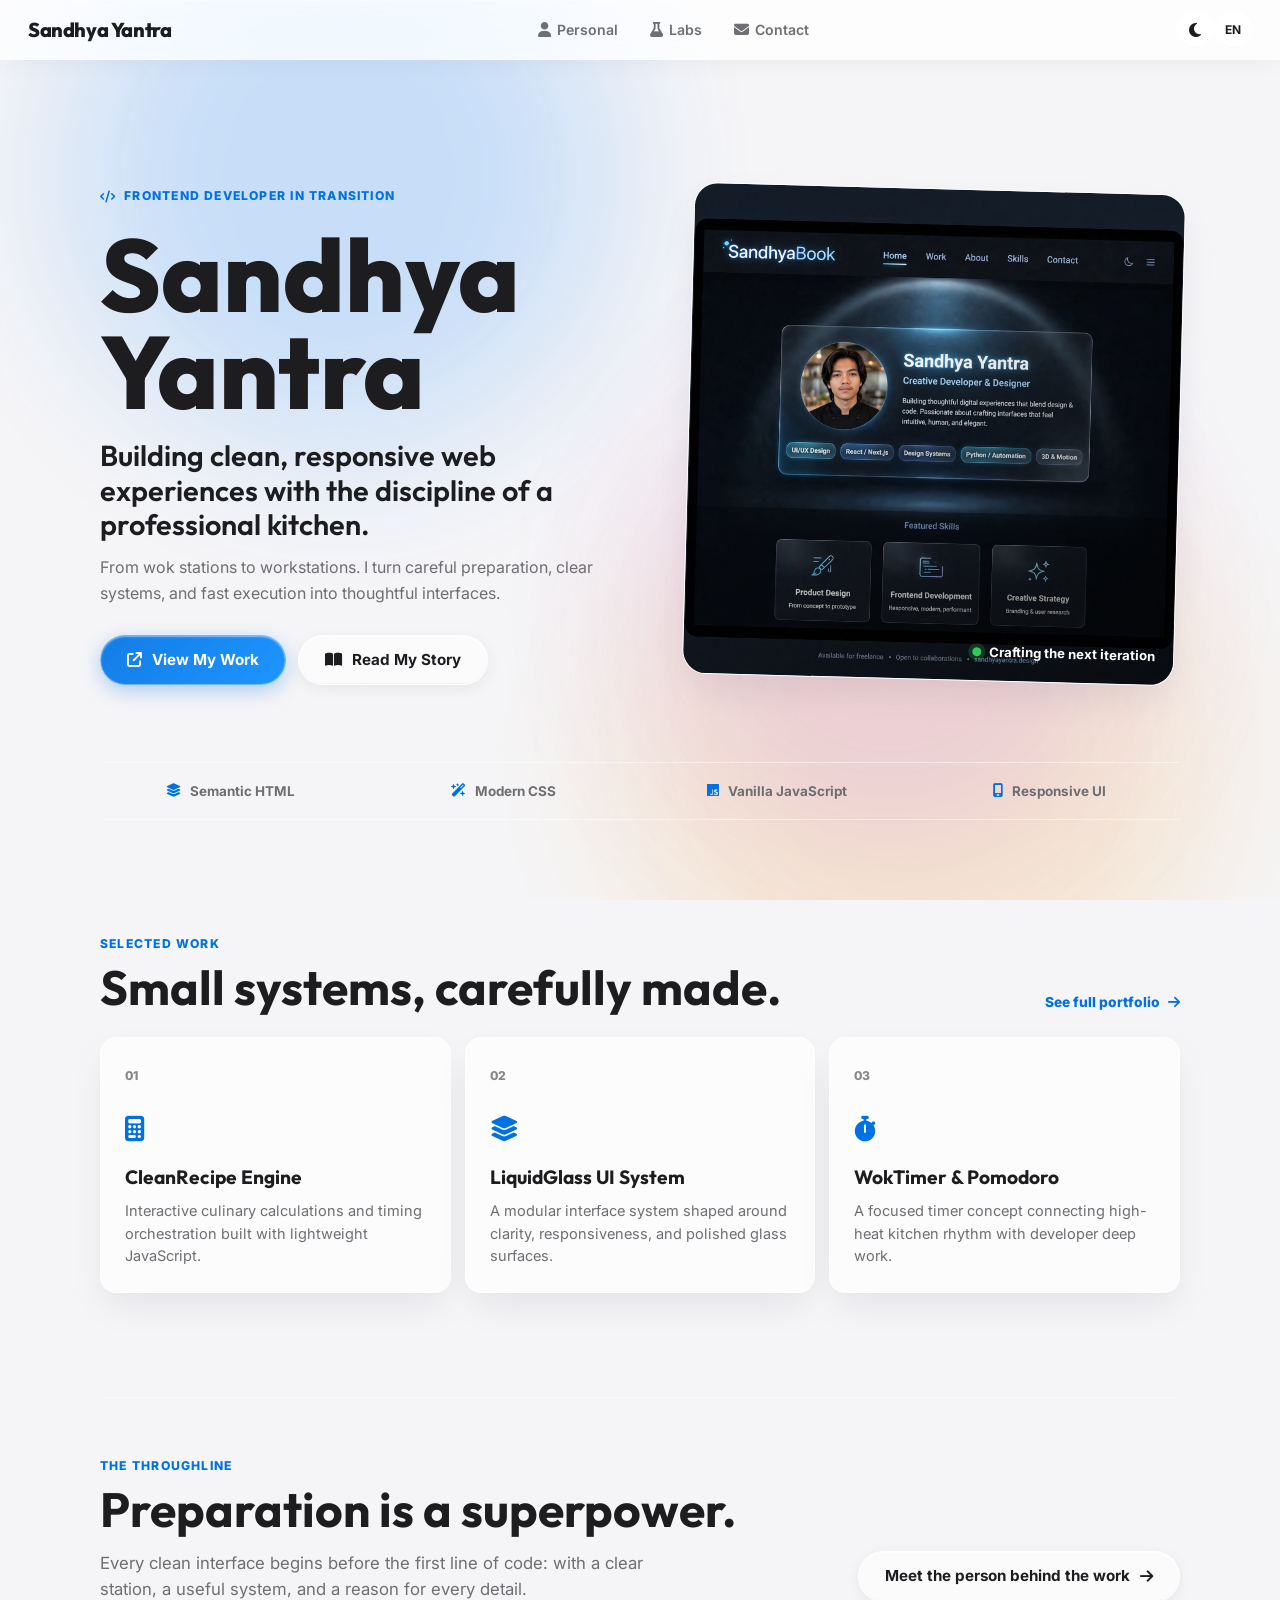
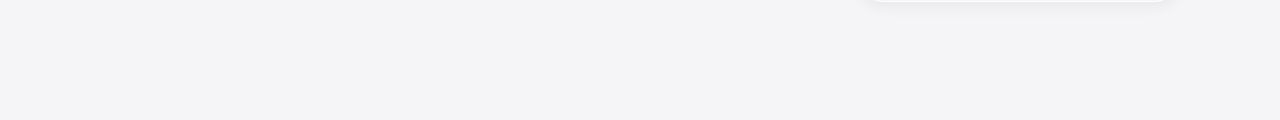
<file: index.html>
<!DOCTYPE html>
<html lang="en">
<head>
  <meta charset="UTF-8">
  <meta name="viewport" content="width=device-width, initial-scale=1.0">
  <title>Sandhya Yantra | From Wok Stations to Workstations</title>
  <meta name="description" content="Official landing page of Sandhya Yantra - Culinary professional transitioning into tech & web development.">
  <meta name="robots" content="index, follow">
  <link rel="canonical" href="https://sandhyayantra.github.io/SandhyaYantra/">
  <meta property="og:type" content="website">
  <meta property="og:site_name" content="Sandhya Yantra">
  <meta property="og:title" content="Sandhya Yantra | From Wok Stations to Workstations">
  <meta property="og:description" content="Official landing page of Sandhya Yantra - Culinary professional transitioning into tech & web development.">
  <meta property="og:url" content="https://sandhyayantra.github.io/SandhyaYantra/">
  <meta property="og:image" content="https://sandhyayantra.github.io/SandhyaYantra/assets/img/index-image.webp">
  <meta property="og:image:alt" content="Sandhya Yantra's transition from culinary work to web development">
  <meta name="twitter:card" content="summary_large_image">
  <meta name="twitter:title" content="Sandhya Yantra | From Wok Stations to Workstations">
  <meta name="twitter:description" content="Official landing page of Sandhya Yantra - Culinary professional transitioning into tech & web development.">
  <meta name="twitter:image" content="https://sandhyayantra.github.io/SandhyaYantra/assets/img/index-image.webp">
  <script type="application/ld+json">
    {
      "@context": "https://schema.org",
      "@type": "Person",
      "name": "Dian Septio",
      "alternateName": "Sandhya Yantra",
      "url": "https://sandhyayantra.github.io/SandhyaYantra/",
      "jobTitle": "Frontend Developer",
      "description": "Culinary professional transitioning into frontend web development.",
      "sameAs": [
        "https://github.com/sandhyayantra",
        "https://instagram.com/sandhyayantra",
        "https://facebook.com/sandhyayantra"
      ]
    }
  </script>
  
  <!-- Font Awesome 6 CDN for crisp icons -->
  <link rel="stylesheet" href="https://cdnjs.cloudflare.com/ajax/libs/font-awesome/6.5.1/css/all.min.css">
  
  <!-- Google Fonts: SF Pro / Inter & Outfit -->
  <link rel="preconnect" href="https://fonts.googleapis.com">
  <link rel="preconnect" href="https://fonts.gstatic.com" crossorigin>
  <link href="https://fonts.googleapis.com/css2?family=Inter:wght@300;400;500;600;700;800&family=Outfit:wght@500;600;700;800&display=swap" rel="stylesheet">
  <!-- Apple Liquid Glass Theme CSS -->
  <link rel="stylesheet" href="assets/css/style.css?v=8">
</head>
<body>

  <!-- Ambient Fluid Light Blobs (Provides dynamic refraction behind the liquid glass) -->
  <div class="glass-ambient-bg" aria-hidden="true">
    <div class="ambient-blob blob-1"></div>
    <div class="ambient-blob blob-2"></div>
    <div class="ambient-blob blob-3"></div>
  </div>

  <!-- ==========================================================================
       BAR
       ========================================================================== -->
  <header class="glass-navbar">
    <!-- Left: Brand Title -->
    <div class="glass-nav-left">
      <a href="index.html" class="glass-brand-title">Sandhya Yantra</a>
    </div>

    <!-- Center: Navigation Tabs -->
    <nav class="glass-nav-center" aria-label="Main Navigation">
      <!-- <a href="index.html" class="glass-nav-tab active" title="Home">
        <i class="fa-solid fa-house"></i>
        <span class="tab-label">Home</span>
      </a> -->
      <a href="personal.html" class="glass-nav-tab" title="Personal Profile">
        <i class="fa-solid fa-user"></i>
        <span class="tab-label">Personal</span>
      </a>
      <a href="sandhyayantralabs.html" class="glass-nav-tab" title="SandhyaYantra Labs">
        <i class="fa-solid fa-flask"></i>
        <span class="tab-label">Labs</span>
      </a>
      <!-- <a href="story.html" class="glass-nav-tab" title="My Story">
        <i class="fa-solid fa-book-open"></i>
        <span class="tab-label">Story</span> -->
      </a>
      <a href="contact.html" class="glass-nav-tab" title="Contact">
        <i class="fa-solid fa-envelope"></i>
        <span class="tab-label">Contact</span>
      </a>
    </nav>

    <!-- Right: Theme Switcher -->
    <div class="glass-nav-right">
      <button class="glass-theme-btn" id="themeToggleBtn" title="Ganti Tema (Dark / Light Mode)" aria-label="Ganti Tema">
        <i class="fa-solid fa-moon" id="themeIcon"></i>
      </button>
      <button class="glass-language-btn" id="languageToggleBtn" type="button" aria-label="Ubah bahasa">
        <span id="languageLabel">EN</span>
      </button>
    </div>
  </header>

  <main class="landing-page">
    <section class="landing-hero">
      <div class="landing-hero-copy">
        <span class="landing-eyebrow"><i class="fa-solid fa-code"></i> Frontend Developer in Transition</span>
        <h1>Sandhya Yantra</h1>
        <p class="landing-hero-lead">Building clean, responsive web experiences with the discipline of a professional kitchen.</p>
        <p class="landing-hero-support">From wok stations to workstations. I turn careful preparation, clear systems, and fast execution into thoughtful interfaces.</p>
        <div class="landing-actions">
          <a href="portfolio.html" class="glass-btn glass-btn-primary"><i class="fa-solid fa-arrow-up-right-from-square"></i> View My Work</a>
          <a href="story.html" class="glass-btn glass-btn-secondary"><i class="fa-solid fa-book-open"></i> Read My Story</a>
        </div>
      </div>
      <div class="landing-hero-visual">
        <img src="assets/img/index-image.webp" loading="eager" decoding="async" alt="Culinary workspace representing Sandhya Yantra's transition into technology">
        <div class="landing-visual-caption"><span class="landing-status-dot"></span> Crafting the next iteration</div>
      </div>
    </section>

    <section class="landing-skill-strip" aria-label="Core capabilities">
      <span><i class="fa-solid fa-layer-group"></i> Semantic HTML</span>
      <span><i class="fa-solid fa-wand-magic-sparkles"></i> Modern CSS</span>
      <span><i class="fa-brands fa-js"></i> Vanilla JavaScript</span>
      <span><i class="fa-solid fa-mobile-screen"></i> Responsive UI</span>
    </section>

    <section class="landing-section">
      <div class="landing-section-heading">
        <div><span class="landing-kicker">Selected work</span><h2>Small systems, carefully made.</h2></div>
        <a href="portfolio.html" class="landing-text-link">See full portfolio <i class="fa-solid fa-arrow-right"></i></a>
      </div>
      <div class="landing-project-grid">
        <a href="assets/projects/cleanrecipe-engine/" class="landing-project-card">
          <span class="landing-project-number">01</span><i class="fa-solid fa-calculator"></i>
          <h3>CleanRecipe Engine</h3><p>Interactive culinary calculations and timing orchestration built with lightweight JavaScript.</p>
        </a>
        <a href="sandhyayantralabs.html" class="landing-project-card">
          <span class="landing-project-number">02</span><i class="fa-solid fa-layer-group"></i>
          <h3>LiquidGlass UI System</h3><p>A modular interface system shaped around clarity, responsiveness, and polished glass surfaces.</p>
        </a>
        <a href="sandhyayantralabs.html" class="landing-project-card">
          <span class="landing-project-number">03</span><i class="fa-solid fa-stopwatch"></i>
          <h3>WokTimer &amp; Pomodoro</h3><p>A focused timer concept connecting high-heat kitchen rhythm with developer deep work.</p>
        </a>
      </div>
    </section>

    <section class="landing-story-band">
      <div><span class="landing-kicker">The throughline</span><h2>Preparation is a superpower.</h2><p>Every clean interface begins before the first line of code: with a clear station, a useful system, and a reason for every detail.</p></div>
      <a href="personal.html" class="glass-btn glass-btn-secondary">Meet the person behind the work <i class="fa-solid fa-arrow-right"></i></a>
    </section>
  </main>

  <!-- Custom JavaScript (Theme Switcher & Interactions) -->
  <script src="assets/js/script.js?v=8"></script>
</body>
</html>
</file>
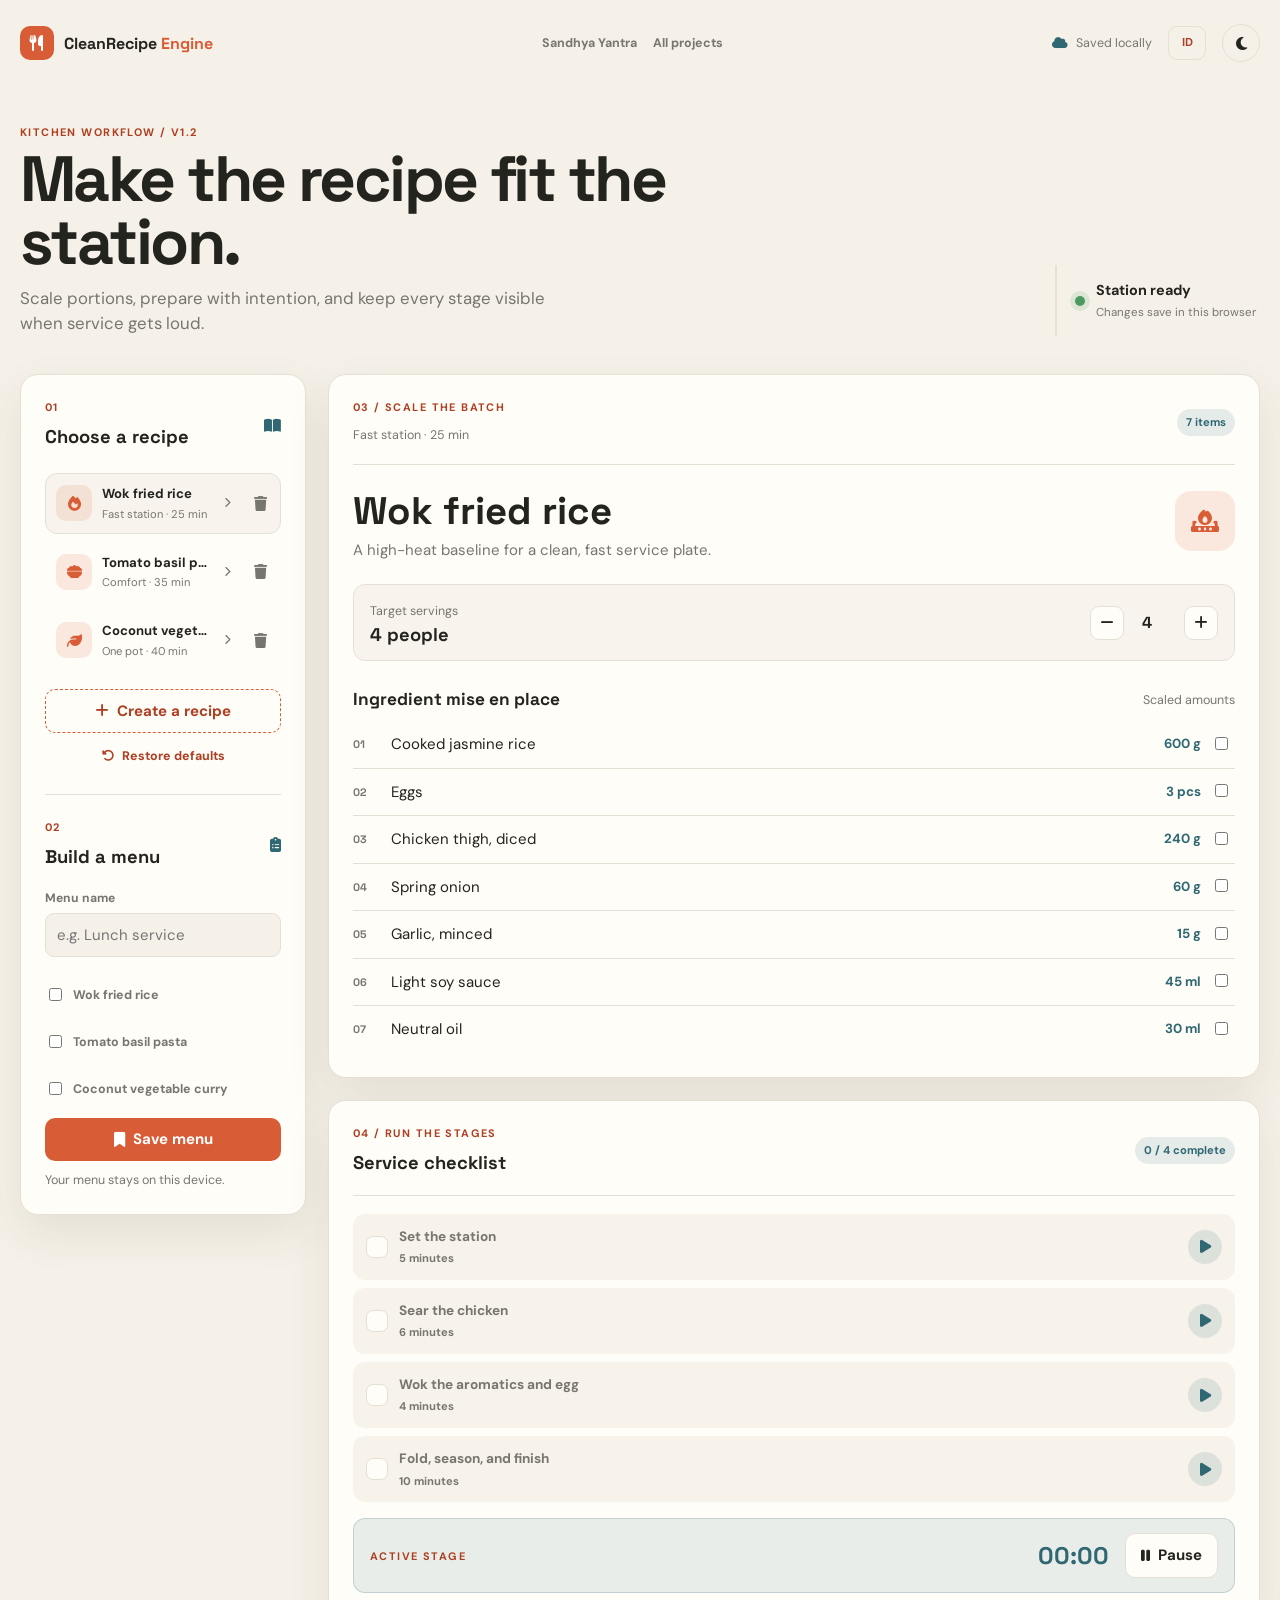
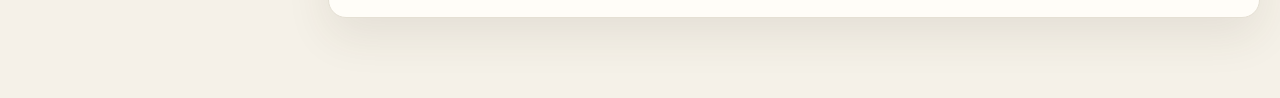
<file: assets/projects/cleanrecipe-engine/index.html>
<!doctype html>
<html lang="en">
<head>
  <meta charset="utf-8">
  <meta name="viewport" content="width=device-width, initial-scale=1">
  <meta name="theme-color" content="#f5f1e8">
  <meta name="description" content="CleanRecipe Engine is a focused recipe scaling and kitchen workflow tool.">
  <title>CleanRecipe Engine | Recipe Workflow Tool</title>
  <link rel="canonical" href="https://sandhyayantra.github.io/SandhyaYantra/assets/projects/cleanrecipe-engine/">
  <link rel="stylesheet" href="https://cdnjs.cloudflare.com/ajax/libs/font-awesome/6.5.1/css/all.min.css">
  <link rel="preconnect" href="https://fonts.googleapis.com">
  <link rel="preconnect" href="https://fonts.gstatic.com" crossorigin>
  <link href="https://fonts.googleapis.com/css2?family=DM+Sans:wght@400;500;600;700&family=Space+Grotesk:wght@500;600;700&display=swap" rel="stylesheet">
  <link rel="stylesheet" href="style.css">
</head>
<body>
  <header class="app-header">
    <a class="brand" href="./" aria-label="CleanRecipe Engine home"><span class="brand-mark"><i class="fa-solid fa-utensils"></i></span><span>CleanRecipe <b>Engine</b></span></a>
    <nav class="header-nav" aria-label="Project navigation"><a href="../../../index.html">Sandhya Yantra</a><a href="../../../sandhyayantralabs.html">All projects</a></nav>
    <div class="header-actions"><span class="save-state"><i class="fa-solid fa-cloud"></i> Saved locally</span><button class="language-button" id="languageToggle" type="button" aria-label="Change language">ID</button><button class="icon-button" id="themeToggle" type="button" aria-label="Toggle color theme" title="Toggle color theme"><i class="fa-solid fa-moon"></i></button></div>
  </header>

  <main class="app-shell">
    <section class="hero">
      <div><p class="eyebrow">Kitchen workflow / v1.2</p><h1>Make the recipe fit the station.</h1><p class="hero-copy">Scale portions, prepare with intention, and keep every stage visible when service gets loud.</p></div>
      <div class="hero-status"><span class="status-dot"></span><div><strong id="recipeStatus">Station ready</strong><small id="savedStatus">Changes save in this browser</small></div></div>
    </section>

    <section class="workspace" aria-label="Recipe workspace">
      <aside class="sidebar panel">
        <div class="panel-heading"><div><p class="eyebrow">01</p><h2>Choose a recipe</h2></div><i class="fa-solid fa-book-open"></i></div>
        <div class="recipe-picker" id="recipePicker" role="listbox" aria-label="Recipe list"></div>
        <button class="outline-button full-width" id="openRecipeBuilder" type="button"><i class="fa-solid fa-plus"></i> Create a recipe</button>
        <button class="text-button restore-button" id="restoreDefaults" type="button"><i class="fa-solid fa-rotate-left"></i> Restore defaults</button>
        <div class="menu-builder">
          <div class="panel-heading compact"><div><p class="eyebrow">02</p><h2>Build a menu</h2></div><i class="fa-solid fa-clipboard-list"></i></div>
          <label for="menuName">Menu name</label><input class="text-input" id="menuName" type="text" placeholder="e.g. Lunch service">
          <div class="menu-list" id="menuRecipeList"></div>
          <button class="primary-button full-width" id="saveMenu" type="button"><i class="fa-solid fa-bookmark"></i> Save menu</button>
          <small class="helper" id="menuSavedNote">Your menu stays on this device.</small>
        </div>
      </aside>

      <div class="content-column">
        <section class="panel recipe-card">
          <div class="section-bar"><div><p class="eyebrow">03 / Scale the batch</p><span class="muted" id="recipeMeta"></span></div><span class="pill" id="ingredientCount"></span></div>
          <div class="recipe-heading"><div><h2 id="recipeTitle"></h2><p id="recipeDescription"></p></div><span class="recipe-symbol"><i class="fa-solid fa-fire-burner"></i></span></div>
          <div class="servings-control"><div><span class="muted">Target servings</span><strong><span id="servingsValue">4</span> people</strong></div><div class="stepper"><button id="servingsDown" type="button" aria-label="Decrease servings"><i class="fa-solid fa-minus"></i></button><input id="servingsInput" type="number" min="1" max="40" value="4" aria-label="Target servings"><button id="servingsUp" type="button" aria-label="Increase servings"><i class="fa-solid fa-plus"></i></button></div></div>
          <div class="list-heading"><h3>Ingredient mise en place</h3><span class="muted">Scaled amounts</span></div>
          <div class="ingredient-list" id="ingredientList"></div>
        </section>

        <section class="panel stages-card">
          <div class="section-bar"><div><p class="eyebrow">04 / Run the stages</p><h2>Service checklist</h2></div><span class="pill" id="completedStages">0 / 0 complete</span></div>
          <div class="stage-list" id="stageList"></div>
          <div class="active-timer" id="activeTimer" hidden><div class="timer-copy"><span class="eyebrow">Active stage</span><strong id="timerStageName"></strong></div><strong class="timer-readout" id="timerReadout">00:00</strong><button class="secondary-button" id="timerButton" type="button"><i class="fa-solid fa-pause"></i> Pause</button></div>
        </section>
      </div>
    </section>
  </main>

  <dialog class="builder-dialog" id="recipeBuilderDialog"><form id="recipeBuilderForm"><button class="close-button" id="closeRecipeBuilder" type="button" aria-label="Close recipe builder"><i class="fa-solid fa-xmark"></i></button><p class="eyebrow">New recipe</p><h2>Build your recipe</h2><p class="dialog-copy">Add the ingredients you use at your station. Amounts will scale with servings.</p><label for="customRecipeName">Recipe name</label><input class="text-input" id="customRecipeName" required type="text" placeholder="e.g. My fried rice"><div class="form-grid"><div><label for="customRecipeCategory">Category</label><input class="text-input" id="customRecipeCategory" type="text" value="Custom"></div><div><label for="customRecipeServings">Base servings</label><input class="text-input" id="customRecipeServings" min="1" type="number" value="4"></div></div><label for="customRecipeDescription">Recipe note</label><textarea class="text-input textarea" id="customRecipeDescription" placeholder="e.g. Spicy, good for dinner service"></textarea><div class="form-heading"><label>Ingredients</label><button class="text-button" id="addIngredient" type="button"><i class="fa-solid fa-plus"></i> Add ingredient</button></div><div class="custom-fields" id="customIngredientFields"></div><div class="dialog-actions"><button class="secondary-button" id="cancelRecipeBuilder" type="button">Cancel</button><button class="primary-button" type="submit"><i class="fa-solid fa-check"></i> Save recipe</button></div></form></dialog>
  <div class="toast" id="toast" role="status" aria-live="polite"></div>
  <script src="script.js"></script>
</body>
</html>
</file>
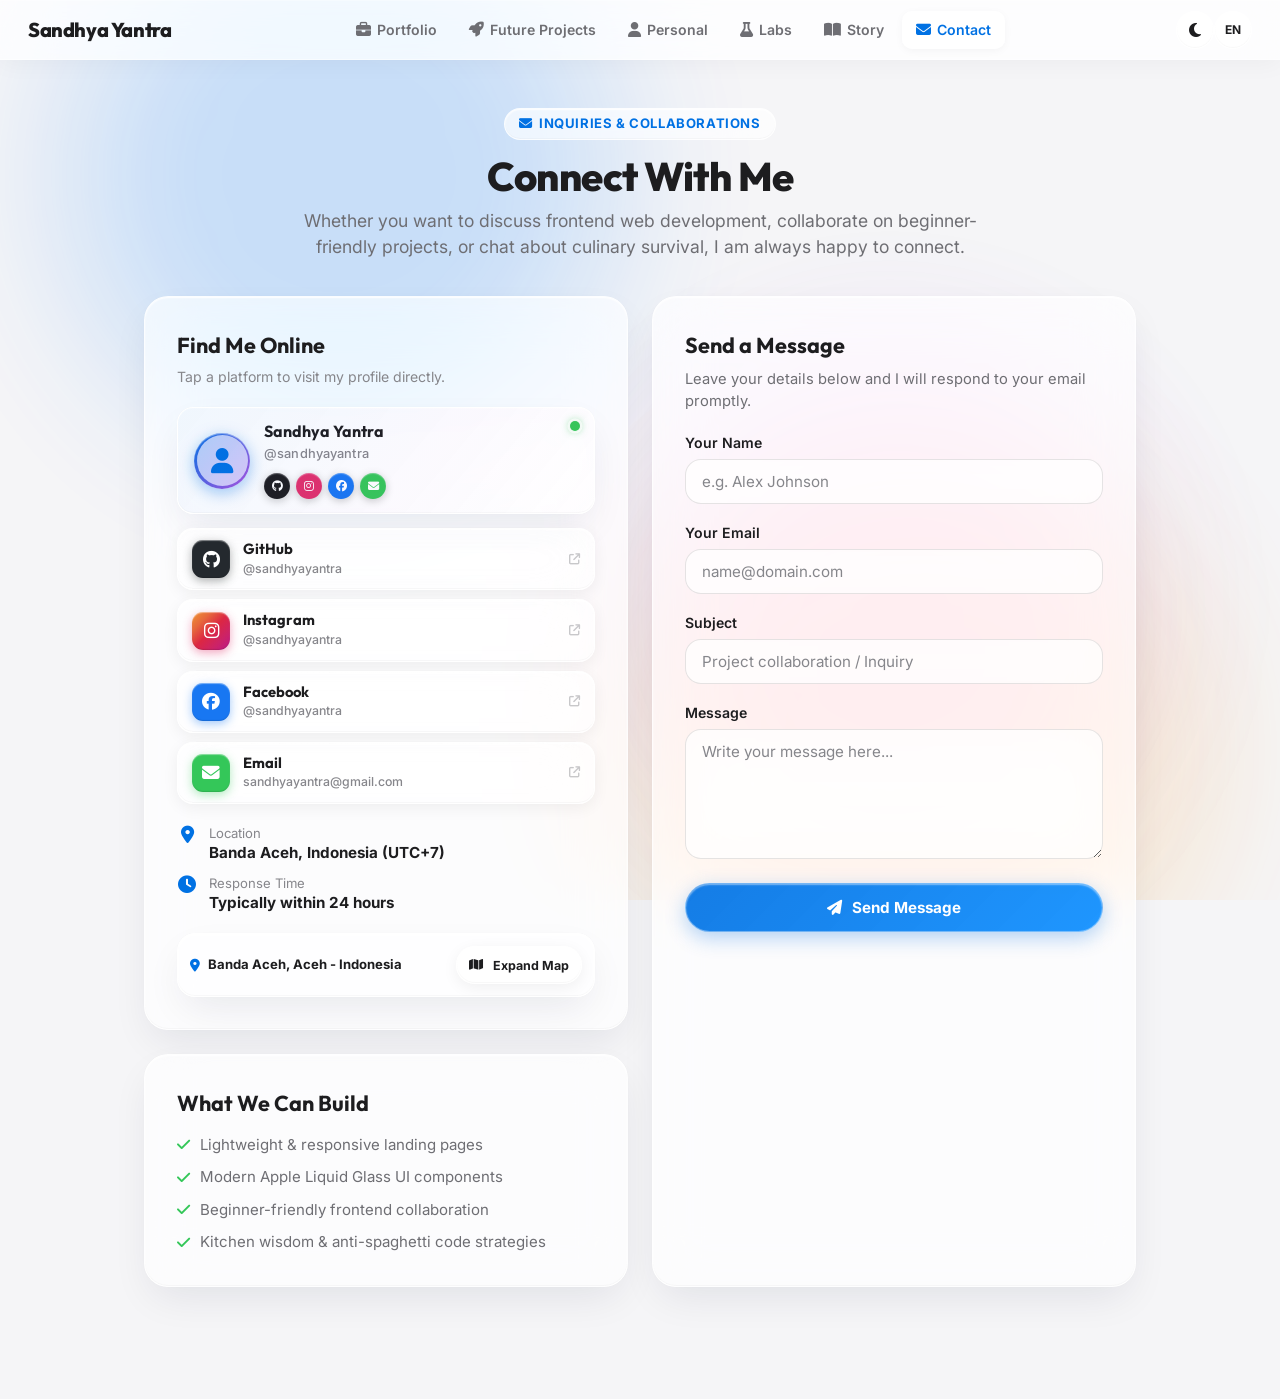
<file: contact.html>
<!DOCTYPE html>
<html lang="en">
<head>
  <meta charset="UTF-8">
  <meta name="viewport" content="width=device-width, initial-scale=1.0">
  <title>Contact & Connect | Sandhya Yantra</title>
  <meta name="description" content="Get in touch with Sandhya Yantra for frontend web development, collaboration, and project inquiries.">
  <meta name="robots" content="index, follow">
  <link rel="canonical" href="https://sandhyayantra.github.io/SandhyaYantra/contact.html">
  <meta property="og:type" content="website">
  <meta property="og:site_name" content="Sandhya Yantra">
  <meta property="og:title" content="Contact & Connect | Sandhya Yantra">
  <meta property="og:description" content="Get in touch with Sandhya Yantra for frontend web development, collaboration, and project inquiries.">
  <meta property="og:url" content="https://sandhyayantra.github.io/SandhyaYantra/contact.html">
  <meta property="og:image" content="https://sandhyayantra.github.io/SandhyaYantra/assets/img/index-image.webp">
  <meta property="og:image:alt" content="Sandhya Yantra's transition from culinary work to web development">
  <meta name="twitter:card" content="summary_large_image">
  <meta name="twitter:title" content="Contact & Connect | Sandhya Yantra">
  <meta name="twitter:description" content="Get in touch with Sandhya Yantra for frontend web development, collaboration, and project inquiries.">
  <meta name="twitter:image" content="https://sandhyayantra.github.io/SandhyaYantra/assets/img/index-image.webp">
  
  <!-- Font Awesome 6 CDN for crisp icons -->
  <link rel="stylesheet" href="https://cdnjs.cloudflare.com/ajax/libs/font-awesome/6.5.1/css/all.min.css">
  
  <!-- Google Fonts: Inter & Outfit -->
  <link rel="preconnect" href="https://fonts.googleapis.com">
  <link rel="preconnect" href="https://fonts.gstatic.com" crossorigin>
  <link href="https://fonts.googleapis.com/css2?family=Inter:wght@300;400;500;600;700;800&family=Outfit:wght@500;600;700;800&display=swap" rel="stylesheet">
  
  <!-- Apple Liquid Glass Theme CSS -->
  <link rel="stylesheet" href="assets/css/style.css?v=8">
</head>
<body>

  <!-- Ambient Fluid Light Blobs -->
  <div class="glass-ambient-bg" aria-hidden="true">
    <div class="ambient-blob blob-1"></div>
    <div class="ambient-blob blob-2"></div>
    <div class="ambient-blob blob-3"></div>
  </div>

  <!-- ==========================================================================
       APPLE LIQUID GLASS TOP NAVIGATION BAR
       ========================================================================== -->
  <header class="glass-navbar">
    <div class="glass-nav-left">
      <a href="index.html" class="glass-brand-title">Sandhya Yantra</a>
    </div>

    <nav class="glass-nav-center" aria-label="Main Navigation">
      <a href="portfolio.html" class="glass-nav-tab" title="Portfolio">
        <i class="fa-solid fa-briefcase"></i>
        <span class="tab-label">Portfolio</span>
      </a>
      <a href="futureprojects.html" class="glass-nav-tab" title="Future Projects">
        <i class="fa-solid fa-rocket"></i>
        <span class="tab-label">Future Projects</span>
      </a>
      <a href="personal.html" class="glass-nav-tab" title="Personal Profile">
        <i class="fa-solid fa-user"></i>
        <span class="tab-label">Personal</span>
      </a>
      <a href="sandhyayantralabs.html" class="glass-nav-tab" title="SandhyaYantra Labs">
        <i class="fa-solid fa-flask"></i>
        <span class="tab-label">Labs</span>
      </a>
      <a href="story.html" class="glass-nav-tab" title="My Story">
        <i class="fa-solid fa-book-open"></i>
        <span class="tab-label">Story</span>
      </a>
      <a href="contact.html" class="glass-nav-tab active" title="Contact">
        <i class="fa-solid fa-envelope"></i>
        <span class="tab-label">Contact</span>
      </a>
    </nav>

    <div class="glass-nav-right">
      <button class="glass-theme-btn" id="themeToggleBtn" title="Ganti Tema (Dark / Light Mode)" aria-label="Ganti Tema">
        <i class="fa-solid fa-moon" id="themeIcon"></i>
      </button>
      <button class="glass-language-btn" id="languageToggleBtn" type="button" aria-label="Ubah bahasa">
        <span id="languageLabel">EN</span>
      </button>
    </div>
  </header>

  <!-- ==========================================================================
       MAIN CONTENT CONTAINER
       ========================================================================== -->
  <main class="glass-page-container">
    
    <!-- Section Header -->
    <section class="glass-header-section">
      <span class="glass-badge"><i class="fa-solid fa-envelope"></i> Inquiries & Collaborations</span>
      <h1 class="glass-page-title">Connect With Me</h1>
      <p class="glass-page-subtitle">
        Whether you want to discuss frontend web development, collaborate on beginner-friendly projects, or chat about culinary survival, I am always happy to connect.
      </p>
    </section>

    <!-- 2-Column Grid: Info & Form -->
    <div class="glass-grid-2">
      
      <!-- Left Column: Contact Channels & Meta -->
      <div>
        
        <!-- Social Media Panel -->
        <div class="glass-panel" style="margin-bottom: 24px;">
          <h2 style="font-size: 1.35rem; font-weight: 700; margin-bottom: 4px; font-family: 'Outfit', sans-serif;">
            Find Me Online
          </h2>
          <p style="font-size: 0.88rem; color: var(--apple-text-muted); margin-bottom: 20px;">
            Tap a platform to visit my profile directly.
          </p>

          <!-- ── Profile Preview Card ── -->
          <div class="socmed-profile-card">
            <div class="socmed-avatar-ring">
              <div class="socmed-avatar-inner">
                <i class="fa-solid fa-user" style="font-size: 1.6rem; color: var(--apple-blue);"></i>
              </div>
            </div>
            <div class="socmed-profile-info">
              <span class="socmed-display-name">Sandhya Yantra</span>
              <span class="socmed-handle">@sandhyayantra</span>
              <div class="socmed-platform-badges">
                <span class="socmed-badge-pill"><i class="fa-brands fa-github"></i></span>
                <span class="socmed-badge-pill" style="--pill-color: #E1306C;"><i class="fa-brands fa-instagram"></i></span>
                <span class="socmed-badge-pill" style="--pill-color: #1877F2;"><i class="fa-brands fa-facebook"></i></span>
                <span class="socmed-badge-pill" style="--pill-color: #34c759;"><i class="fa-solid fa-envelope"></i></span>
              </div>
            </div>
            <div class="socmed-status-dot"></div>
          </div>

          <!-- ── Social Buttons Grid ── -->
          <div class="socmed-buttons-grid">

            <!-- GitHub -->
            <a href="https://github.com/sandhyayantra" target="_blank" rel="noopener"
               class="socmed-btn socmed-btn-github" id="btn-github">
              <div class="socmed-btn-icon">
                <i class="fa-brands fa-github"></i>
              </div>
              <div class="socmed-btn-text">
                <span class="socmed-btn-platform">GitHub</span>
                <span class="socmed-btn-username">@sandhyayantra</span>
              </div>
              <i class="fa-solid fa-arrow-up-right-from-square socmed-btn-arrow"></i>
            </a>

            <!-- Instagram -->
            <a href="https://instagram.com/sandhyayantra" target="_blank" rel="noopener"
               class="socmed-btn socmed-btn-instagram" id="btn-instagram">
              <div class="socmed-btn-icon">
                <i class="fa-brands fa-instagram"></i>
              </div>
              <div class="socmed-btn-text">
                <span class="socmed-btn-platform">Instagram</span>
                <span class="socmed-btn-username">@sandhyayantra</span>
              </div>
              <i class="fa-solid fa-arrow-up-right-from-square socmed-btn-arrow"></i>
            </a>

            <!-- Facebook -->
            <a href="https://facebook.com/sandhyayantra" target="_blank" rel="noopener"
               class="socmed-btn socmed-btn-facebook" id="btn-facebook">
              <div class="socmed-btn-icon">
                <i class="fa-brands fa-facebook"></i>
              </div>
              <div class="socmed-btn-text">
                <span class="socmed-btn-platform">Facebook</span>
                <span class="socmed-btn-username">@sandhyayantra</span>
              </div>
              <i class="fa-solid fa-arrow-up-right-from-square socmed-btn-arrow"></i>
            </a>

            <!-- Email -->
            <a href="mailto:sandhyayantra@gmail.com"
               class="socmed-btn socmed-btn-email" id="btn-email">
              <div class="socmed-btn-icon">
                <i class="fa-solid fa-envelope"></i>
              </div>
              <div class="socmed-btn-text">
                <span class="socmed-btn-platform">Email</span>
                <span class="socmed-btn-username">sandhyayantra@gmail.com</span>
              </div>
              <i class="fa-solid fa-arrow-up-right-from-square socmed-btn-arrow"></i>
            </a>

          </div>

          <!-- ── Location & Response info ── -->
          <div style="margin-top: 20px; display: flex; flex-direction: column; gap: 10px;">
            <div class="personal-meta-item" style="margin-top: 0;">
              <i class="fa-solid fa-location-dot"></i>
              <div>
                <span style="font-size: 0.82rem; color: var(--apple-text-muted); display: block;">Location</span>
                <strong style="color: var(--apple-text-primary);">Banda Aceh, Indonesia (UTC+7)</strong>
              </div>
            </div>
            <div class="personal-meta-item" style="margin-top: 0;">
              <i class="fa-solid fa-clock"></i>
              <div>
                <span style="font-size: 0.82rem; color: var(--apple-text-muted); display: block;">Response Time</span>
                <strong style="color: var(--apple-text-primary);">Typically within 24 hours</strong>
              </div>
            </div>
          </div>

          <!-- Expandable Google Maps preview; the iframe is created only after clicking -->
          <div class="contact-map-shell" id="contactMap" data-map-src="https://www.google.com/maps/embed?pb=!1m18!1m12!1m3!1d63568.34791397267!2d95.28548695!3d5.5483390000000005!2m3!1f0!2f0!3f0!3m2!1i1024!2i768!4f13.1!3m3!1m2!1s0x30403d3cc1b95e85%3A0xfe3c22d9ade4b2e!2sBanda%20Aceh%2C%20Aceh!5e0!3m2!1sid!2sid!4v1692000000000!5m2!1sid!2sid">
            <div class="contact-map-heading">
              <span><i class="fa-solid fa-location-dot"></i> Banda Aceh, Aceh - Indonesia</span>
              <button class="glass-btn glass-btn-secondary contact-map-toggle" id="contactMapToggle" type="button" aria-expanded="false">
                <i class="fa-solid fa-map"></i> <span>Expand Map</span>
              </button>
            </div>
            <div class="contact-map-frame" id="contactMapFrame"></div>
          </div>

        </div>

        <!-- Topics Panel -->
        <div class="glass-panel">
          <h2 style="font-size: 1.35rem; font-weight: 700; margin-bottom: 14px; font-family: 'Outfit', sans-serif;">
            What We Can Build
          </h2>
          <ul style="list-style-type: none; display: flex; flex-direction: column; gap: 10px; font-size: 0.94rem; color: var(--apple-text-secondary);">
            <li style="display: flex; align-items: center; gap: 10px;">
              <i class="fa-solid fa-check" style="color: var(--apple-green);"></i> Lightweight & responsive landing pages
            </li>
            <li style="display: flex; align-items: center; gap: 10px;">
              <i class="fa-solid fa-check" style="color: var(--apple-green);"></i> Modern Apple Liquid Glass UI components
            </li>
            <li style="display: flex; align-items: center; gap: 10px;">
              <i class="fa-solid fa-check" style="color: var(--apple-green);"></i> Beginner-friendly frontend collaboration
            </li>
            <li style="display: flex; align-items: center; gap: 10px;">
              <i class="fa-solid fa-check" style="color: var(--apple-green);"></i> Kitchen wisdom & anti-spaghetti code strategies
            </li>
          </ul>
        </div>

      </div>

      <!-- Right Column: Interactive Glass Contact Form -->
      <section class="glass-panel">
        <h2 style="font-size: 1.35rem; font-weight: 700; margin-bottom: 6px; font-family: 'Outfit', sans-serif;">
          Send a Message
        </h2>
        <p style="font-size: 0.92rem; color: var(--apple-text-secondary); margin-bottom: 20px;">
          Leave your details below and I will respond to your email promptly.
        </p>

        <form id="contactForm">
          <div class="contact-form-group">
            <label for="contactName" class="contact-label">Your Name</label>
            <input type="text" id="contactName" class="contact-input" placeholder="e.g. Alex Johnson" required>
          </div>

          <div class="contact-form-group">
            <label for="contactEmail" class="contact-label">Your Email</label>
            <input type="email" id="contactEmail" class="contact-input" placeholder="name@domain.com" required>
          </div>

          <div class="contact-form-group">
            <label for="contactSubject" class="contact-label">Subject</label>
            <input type="text" id="contactSubject" class="contact-input" placeholder="Project collaboration / Inquiry" required>
          </div>

          <div class="contact-form-group">
            <label for="contactMessage" class="contact-label">Message</label>
            <textarea id="contactMessage" class="contact-textarea" placeholder="Write your message here..." required></textarea>
          </div>

          <button type="submit" class="glass-btn glass-btn-primary" style="width: 100%; padding: 14px 20px;">
            <i class="fa-solid fa-paper-plane"></i> Send Message
          </button>
        </form>
      </section>

    </div>

    <!-- Toast Notification Popup -->
    <div id="glassToast" class="glass-toast">
      <i class="fa-solid fa-circle-check"></i>
      <span id="glassToastMsg">Message sent successfully!</span>
    </div>

  </main>

  <!-- Custom JavaScript (Theme Switcher & Interactions) -->
  <script src="assets/js/script.js?v=8"></script>
</body>
</html>
</file>
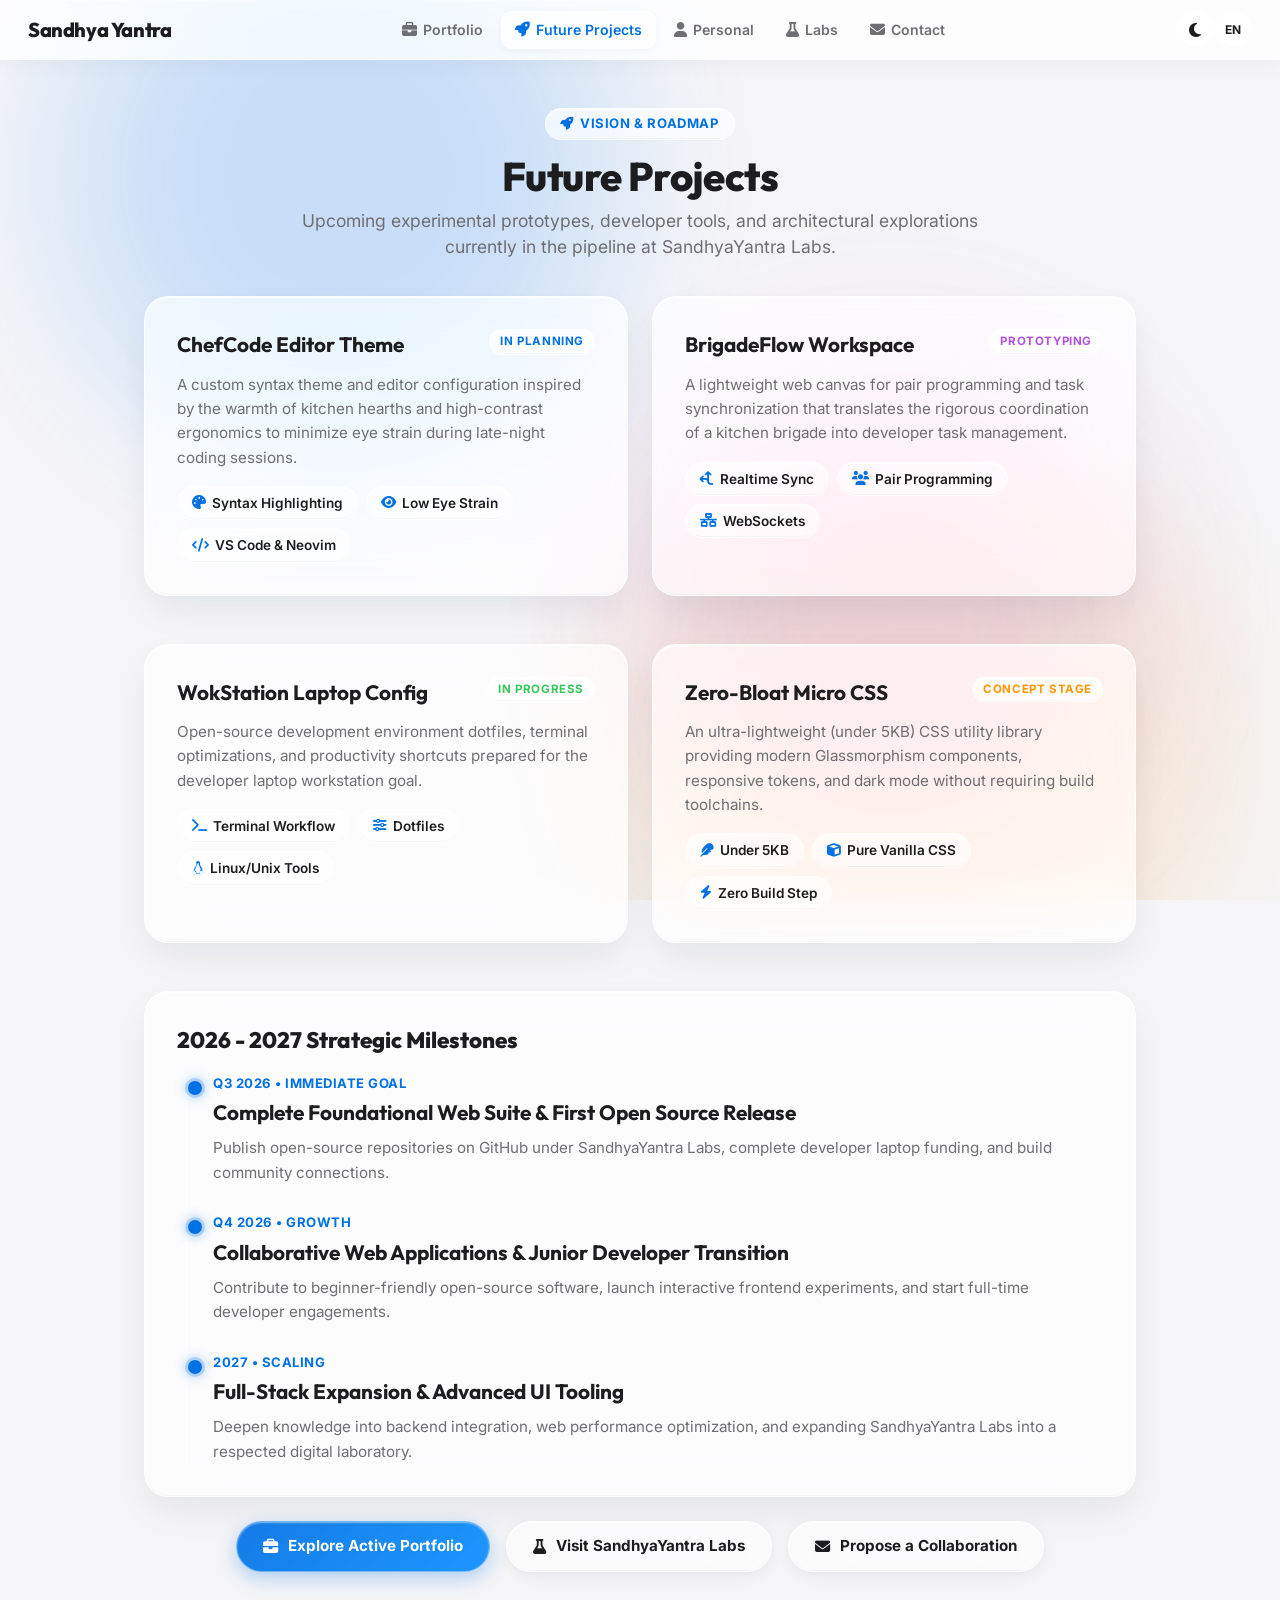
<file: futureprojects.html>
<!DOCTYPE html>
<html lang="en">
<head>
  <meta charset="UTF-8">
  <meta name="viewport" content="width=device-width, initial-scale=1.0">
  <title>Future Projects | Sandhya Yantra</title>
  <meta name="description" content="Explore upcoming web development initiatives, software prototypes, and the technical roadmap of Sandhya Yantra.">
  <meta name="robots" content="index, follow">
  <link rel="canonical" href="https://sandhyayantra.github.io/SandhyaYantra/futureprojects.html">
  <meta property="og:type" content="website">
  <meta property="og:site_name" content="Sandhya Yantra">
  <meta property="og:title" content="Future Projects | Sandhya Yantra">
  <meta property="og:description" content="Explore upcoming web development initiatives, software prototypes, and the technical roadmap of Sandhya Yantra.">
  <meta property="og:url" content="https://sandhyayantra.github.io/SandhyaYantra/futureprojects.html">
  <meta property="og:image" content="https://sandhyayantra.github.io/SandhyaYantra/assets/img/index-image.webp">
  <meta property="og:image:alt" content="Sandhya Yantra's transition from culinary work to web development">
  <meta name="twitter:card" content="summary_large_image">
  <meta name="twitter:title" content="Future Projects | Sandhya Yantra">
  <meta name="twitter:description" content="Explore upcoming web development initiatives, software prototypes, and the technical roadmap of Sandhya Yantra.">
  <meta name="twitter:image" content="https://sandhyayantra.github.io/SandhyaYantra/assets/img/index-image.webp">
  
  <!-- Font Awesome 6 CDN for crisp icons -->
  <link rel="stylesheet" href="https://cdnjs.cloudflare.com/ajax/libs/font-awesome/6.5.1/css/all.min.css">
  
  <!-- Google Fonts: Inter & Outfit -->
  <link rel="preconnect" href="https://fonts.googleapis.com">
  <link rel="preconnect" href="https://fonts.gstatic.com" crossorigin>
  <link href="https://fonts.googleapis.com/css2?family=Inter:wght@300;400;500;600;700;800&family=Outfit:wght@500;600;700;800&display=swap" rel="stylesheet">
  
  <!-- Apple Liquid Glass Theme CSS -->
  <link rel="stylesheet" href="assets/css/style.css?v=8">
</head>
<body>

  <!-- Ambient Fluid Light Blobs -->
  <div class="glass-ambient-bg" aria-hidden="true">
    <div class="ambient-blob blob-1"></div>
    <div class="ambient-blob blob-2"></div>
    <div class="ambient-blob blob-3"></div>
  </div>

  <!-- ==========================================================================
       APPLE LIQUID GLASS TOP NAVIGATION BAR
       ========================================================================== -->
  <header class="glass-navbar">
    <div class="glass-nav-left">
      <a href="index.html" class="glass-brand-title">Sandhya Yantra</a>
    </div>

    <nav class="glass-nav-center" aria-label="Main Navigation">
      <a href="portfolio.html" class="glass-nav-tab" title="Portfolio">
        <i class="fa-solid fa-briefcase"></i>
        <span class="tab-label">Portfolio</span>
      </a>
      <a href="futureprojects.html" class="glass-nav-tab active" title="Future Projects">
        <i class="fa-solid fa-rocket"></i>
        <span class="tab-label">Future Projects</span>
      </a>
      <a href="personal.html" class="glass-nav-tab" title="Personal Profile">
        <i class="fa-solid fa-user"></i>
        <span class="tab-label">Personal</span>
      </a>
      <a href="sandhyayantralabs.html" class="glass-nav-tab" title="SandhyaYantra Labs">
        <i class="fa-solid fa-flask"></i>
        <span class="tab-label">Labs</span>
      </a>
      <!-- <a href="story.html" class="glass-nav-tab" title="My Story">
        <i class="fa-solid fa-book-open"></i>
        <span class="tab-label">Story</span>
      </a> -->
      <a href="contact.html" class="glass-nav-tab" title="Contact">
        <i class="fa-solid fa-envelope"></i>
        <span class="tab-label">Contact</span>
      </a>
    </nav>

    <div class="glass-nav-right">
      <button class="glass-theme-btn" id="themeToggleBtn" title="Ganti Tema (Dark / Light Mode)" aria-label="Ganti Tema">
        <i class="fa-solid fa-moon" id="themeIcon"></i>
      </button>
      <button class="glass-language-btn" id="languageToggleBtn" type="button" aria-label="Ubah bahasa">
        <span id="languageLabel">EN</span>
      </button>
    </div>
  </header>

  <!-- ==========================================================================
       MAIN CONTENT CONTAINER
       ========================================================================== -->
  <main class="glass-page-container">
    
    <!-- Section Header -->
    <section class="glass-header-section">
      <span class="glass-badge"><i class="fa-solid fa-rocket"></i> Vision & Roadmap</span>
      <h1 class="glass-page-title">Future Projects</h1>
      <p class="glass-page-subtitle">
        Upcoming experimental prototypes, developer tools, and architectural explorations currently in the pipeline at SandhyaYantra Labs.
      </p>
    </section>

    <!-- 2-Column Grid: Pipeline Items -->
    <div class="glass-grid-2">
      
      <!-- Future Item 1: ChefCode Theme -->
      <article class="glass-panel">
        <div style="display: flex; justify-content: space-between; align-items: flex-start; margin-bottom: 12px; gap: 8px;">
          <h2 style="font-size: 1.3rem; font-weight: 700; font-family: 'Outfit', sans-serif;">
            ChefCode Editor Theme
          </h2>
          <span class="glass-badge" style="color: var(--apple-blue); margin-bottom: 0; font-size: 0.72rem; padding: 3px 10px;">
            In Planning
          </span>
        </div>
        <p style="font-size: 0.95rem; color: var(--apple-text-secondary); line-height: 1.6; margin-bottom: 16px;">
          A custom syntax theme and editor configuration inspired by the warmth of kitchen hearths and high-contrast ergonomics to minimize eye strain during late-night coding sessions.
        </p>
        <div class="skill-tags-group">
          <span class="skill-tag"><i class="fa-solid fa-palette"></i> Syntax Highlighting</span>
          <span class="skill-tag"><i class="fa-solid fa-eye"></i> Low Eye Strain</span>
          <span class="skill-tag"><i class="fa-solid fa-code"></i> VS Code & Neovim</span>
        </div>
      </article>

      <!-- Future Item 2: BrigadeFlow Workspace -->
      <article class="glass-panel">
        <div style="display: flex; justify-content: space-between; align-items: flex-start; margin-bottom: 12px; gap: 8px;">
          <h2 style="font-size: 1.3rem; font-weight: 700; font-family: 'Outfit', sans-serif;">
            BrigadeFlow Workspace
          </h2>
          <span class="glass-badge" style="color: var(--apple-purple); margin-bottom: 0; font-size: 0.72rem; padding: 3px 10px;">
            Prototyping
          </span>
        </div>
        <p style="font-size: 0.95rem; color: var(--apple-text-secondary); line-height: 1.6; margin-bottom: 16px;">
          A lightweight web canvas for pair programming and task synchronization that translates the rigorous coordination of a kitchen brigade into developer task management.
        </p>
        <div class="skill-tags-group">
          <span class="skill-tag"><i class="fa-solid fa-arrows-split-up-and-left"></i> Realtime Sync</span>
          <span class="skill-tag"><i class="fa-solid fa-users"></i> Pair Programming</span>
          <span class="skill-tag"><i class="fa-solid fa-network-wired"></i> WebSockets</span>
        </div>
      </article>

      <!-- Future Item 3: WokStation Developer Dotfiles -->
      <article class="glass-panel">
        <div style="display: flex; justify-content: space-between; align-items: flex-start; margin-bottom: 12px; gap: 8px;">
          <h2 style="font-size: 1.3rem; font-weight: 700; font-family: 'Outfit', sans-serif;">
            WokStation Laptop Config
          </h2>
          <span class="glass-badge" style="color: var(--apple-green); margin-bottom: 0; font-size: 0.72rem; padding: 3px 10px;">
            In Progress
          </span>
        </div>
        <p style="font-size: 0.95rem; color: var(--apple-text-secondary); line-height: 1.6; margin-bottom: 16px;">
          Open-source development environment dotfiles, terminal optimizations, and productivity shortcuts prepared for the developer laptop workstation goal.
        </p>
        <div class="skill-tags-group">
          <span class="skill-tag"><i class="fa-solid fa-terminal"></i> Terminal Workflow</span>
          <span class="skill-tag"><i class="fa-solid fa-sliders"></i> Dotfiles</span>
          <span class="skill-tag"><i class="fa-brands fa-linux"></i> Linux/Unix Tools</span>
        </div>
      </article>

      <!-- Future Item 4: Zero-Bloat CSS Framework -->
      <article class="glass-panel">
        <div style="display: flex; justify-content: space-between; align-items: flex-start; margin-bottom: 12px; gap: 8px;">
          <h2 style="font-size: 1.3rem; font-weight: 700; font-family: 'Outfit', sans-serif;">
            Zero-Bloat Micro CSS
          </h2>
          <span class="glass-badge" style="color: var(--apple-orange); margin-bottom: 0; font-size: 0.72rem; padding: 3px 10px;">
            Concept Stage
          </span>
        </div>
        <p style="font-size: 0.95rem; color: var(--apple-text-secondary); line-height: 1.6; margin-bottom: 16px;">
          An ultra-lightweight (under 5KB) CSS utility library providing modern Glassmorphism components, responsive tokens, and dark mode without requiring build toolchains.
        </p>
        <div class="skill-tags-group">
          <span class="skill-tag"><i class="fa-solid fa-feather"></i> Under 5KB</span>
          <span class="skill-tag"><i class="fa-solid fa-cube"></i> Pure Vanilla CSS</span>
          <span class="skill-tag"><i class="fa-solid fa-bolt"></i> Zero Build Step</span>
        </div>
      </article>

    </div>

    <!-- Milestone Roadmap Section -->
    <section class="glass-panel">
      <h2 style="font-size: 1.4rem; font-weight: 800; margin-bottom: 16px; font-family: 'Outfit', sans-serif;">
        2026 - 2027 Strategic Milestones
      </h2>

      <div class="timeline-track">
        <div class="timeline-item">
          <div class="timeline-dot"></div>
          <div class="timeline-time">Q3 2026 • Immediate Goal</div>
          <h3 class="timeline-title">Complete Foundational Web Suite & First Open Source Release</h3>
          <p class="timeline-desc">
            Publish open-source repositories on GitHub under SandhyaYantra Labs, complete developer laptop funding, and build community connections.
          </p>
        </div>

        <div class="timeline-item">
          <div class="timeline-dot"></div>
          <div class="timeline-time">Q4 2026 • Growth</div>
          <h3 class="timeline-title">Collaborative Web Applications & Junior Developer Transition</h3>
          <p class="timeline-desc">
            Contribute to beginner-friendly open-source software, launch interactive frontend experiments, and start full-time developer engagements.
          </p>
        </div>

        <div class="timeline-item">
          <div class="timeline-dot"></div>
          <div class="timeline-time">2027 • Scaling</div>
          <h3 class="timeline-title">Full-Stack Expansion & Advanced UI Tooling</h3>
          <p class="timeline-desc">
            Deepen knowledge into backend integration, web performance optimization, and expanding SandhyaYantra Labs into a respected digital laboratory.
          </p>
        </div>
      </div>
    </section>

    <!-- Bottom Actions Group -->
    <div style="display: flex; justify-content: center; gap: 16px; margin-top: 10px; flex-wrap: wrap;">
      <a href="portfolio.html" class="glass-btn glass-btn-primary">
        <i class="fa-solid fa-briefcase"></i> Explore Active Portfolio
      </a>
      <a href="sandhyayantralabs.html" class="glass-btn glass-btn-secondary">
        <i class="fa-solid fa-flask"></i> Visit SandhyaYantra Labs
      </a>
      <a href="contact.html" class="glass-btn glass-btn-secondary">
        <i class="fa-solid fa-envelope"></i> Propose a Collaboration
      </a>
    </div>

  </main>

  <!-- Custom JavaScript (Theme Switcher & Interactions) -->
  <script src="assets/js/script.js?v=8"></script>
</body>
</html>
</file>
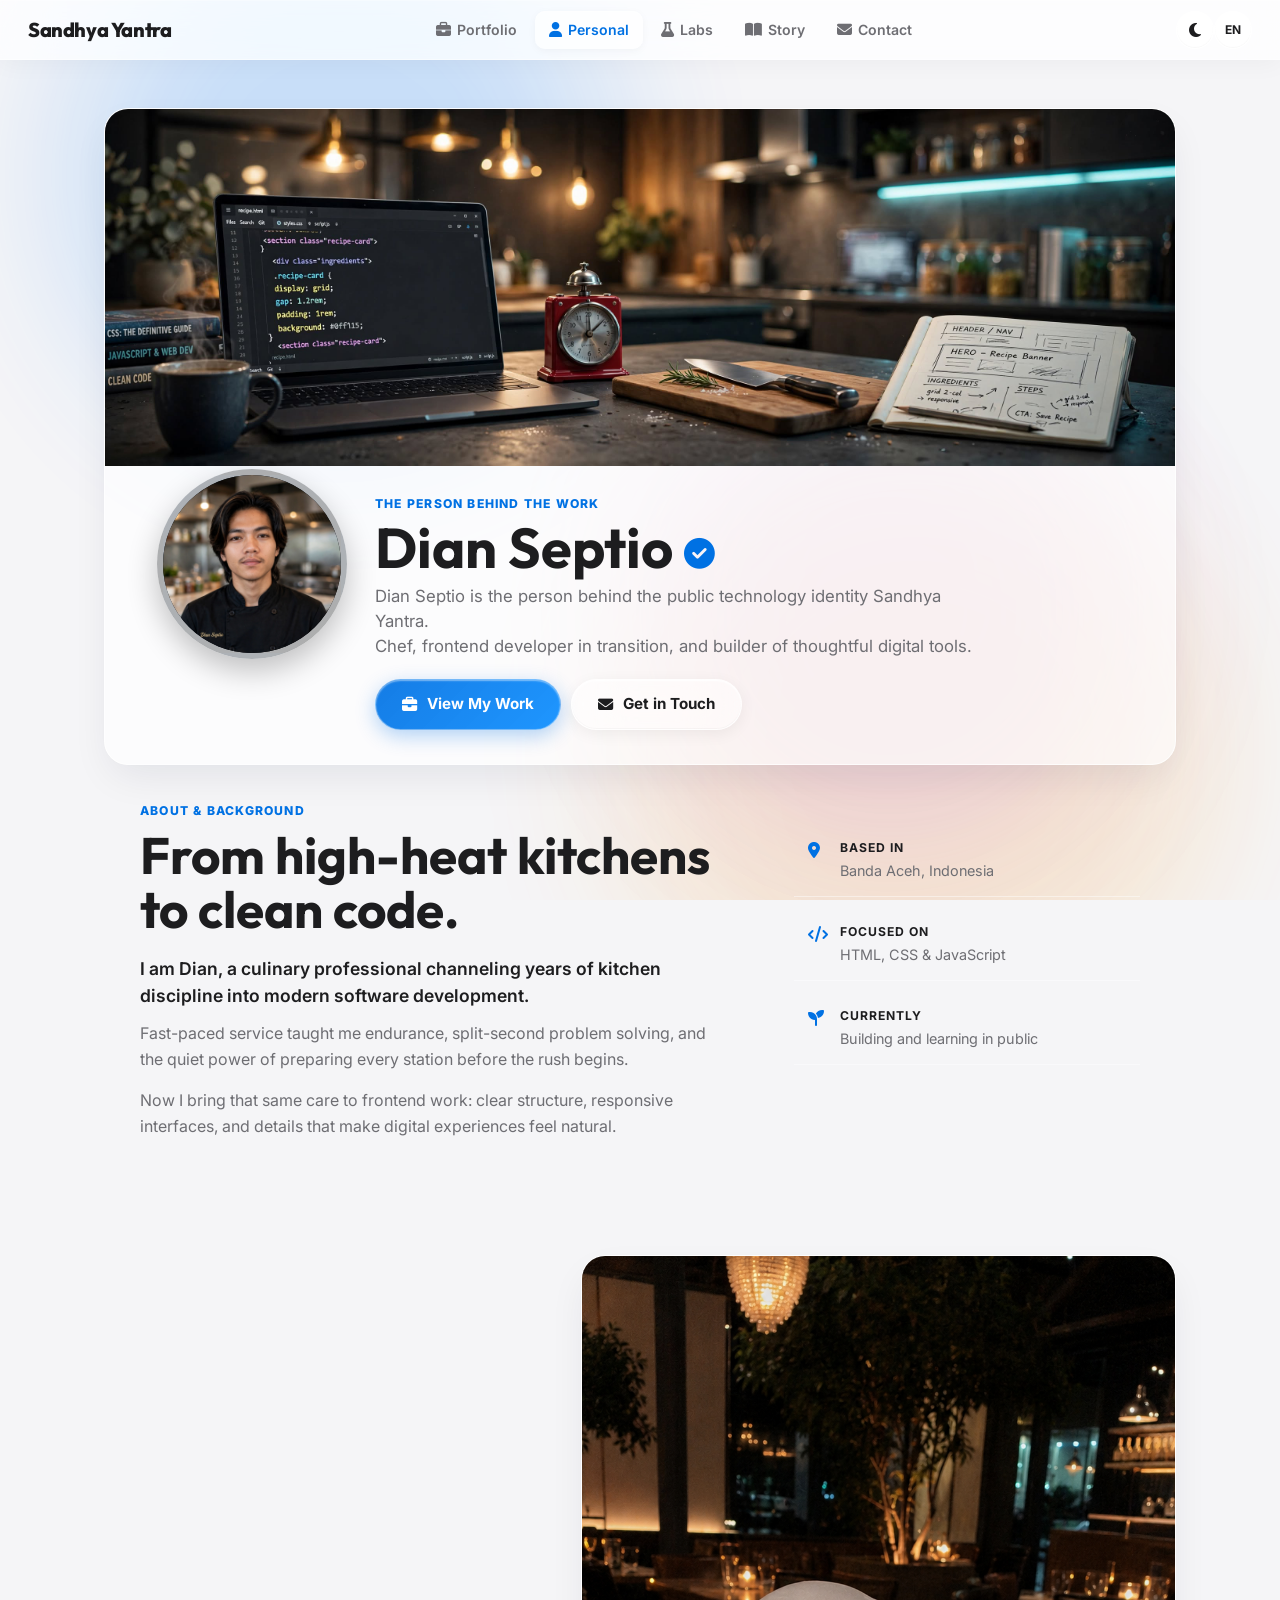
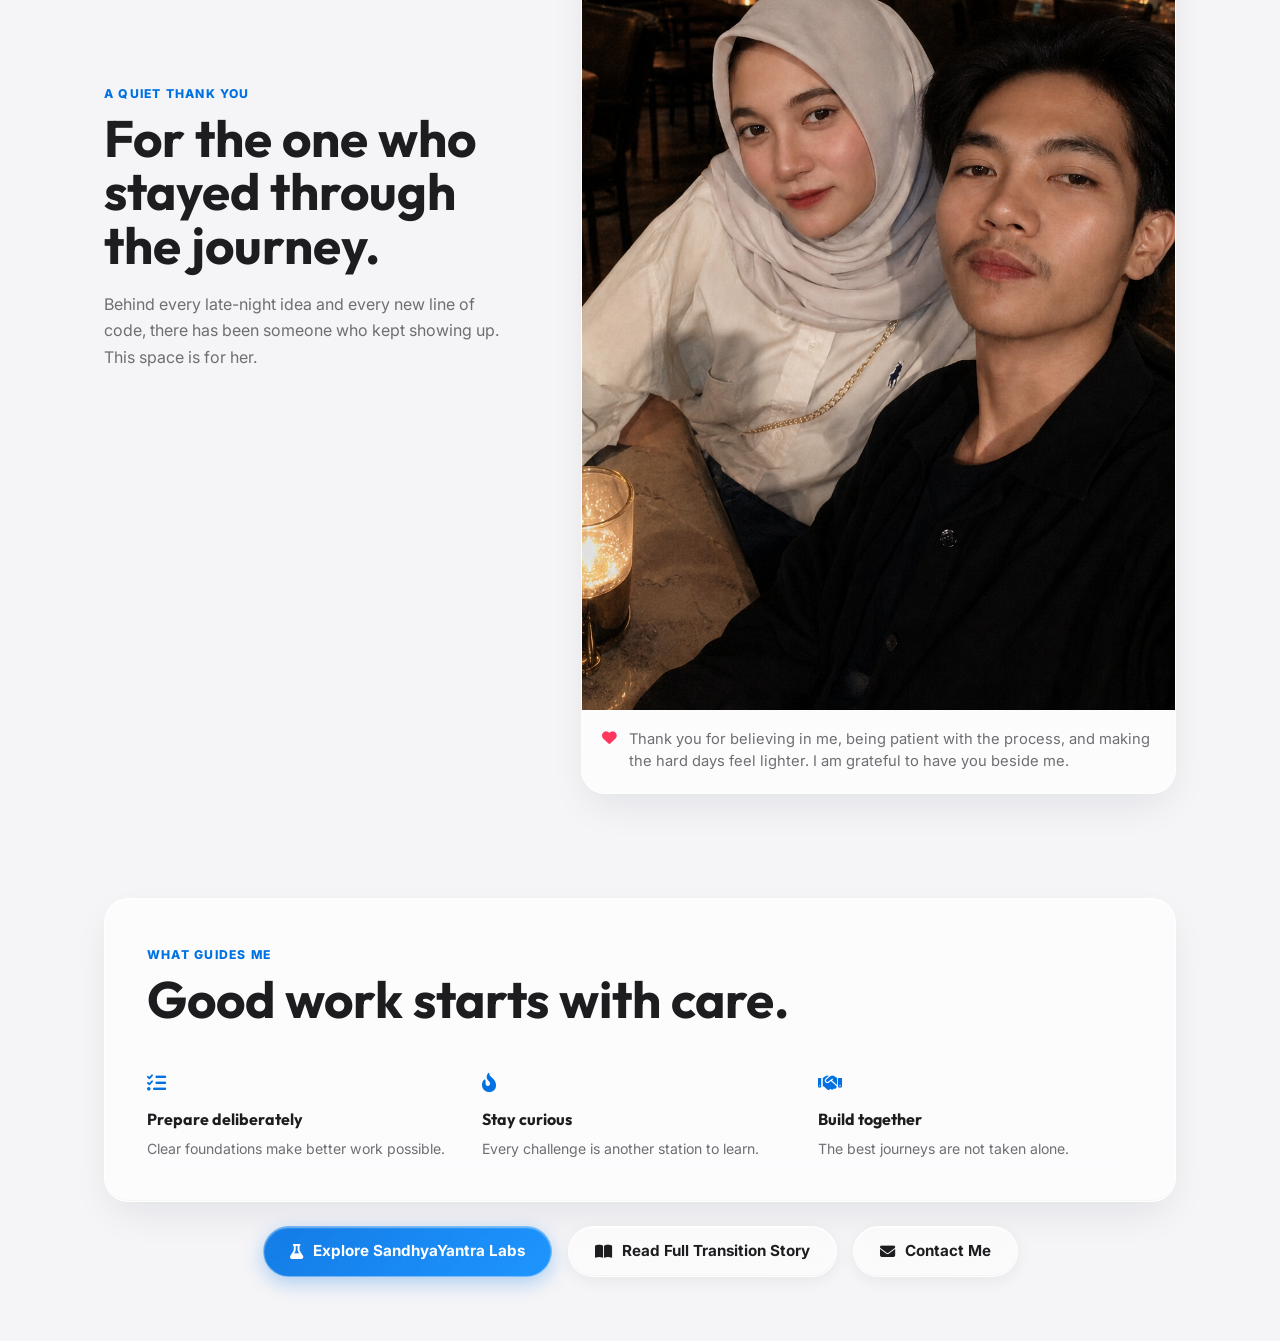
<file: personal.html>
<!DOCTYPE html>
<html lang="en">
<head>
  <meta charset="UTF-8">
  <meta name="viewport" content="width=device-width, initial-scale=1.0">
  <title>Personal Profile | Sandhya Yantra</title>
  <meta name="description" content="Personal profile and background of Sandhya Yantra - Culinary professional transitioning into tech and frontend development.">
  <meta name="robots" content="index, follow">
  <link rel="canonical" href="https://sandhyayantra.github.io/SandhyaYantra/personal.html">
  <meta property="og:type" content="profile">
  <meta property="og:site_name" content="Sandhya Yantra">
  <meta property="og:title" content="Personal Profile | Sandhya Yantra">
  <meta property="og:description" content="Personal profile and background of Sandhya Yantra - Culinary professional transitioning into tech and frontend development.">
  <meta property="og:url" content="https://sandhyayantra.github.io/SandhyaYantra/personal.html">
  <meta property="og:image" content="https://sandhyayantra.github.io/SandhyaYantra/assets/img/personal_cover_image.jpg">
  <meta property="og:image:alt" content="Personal profile of Sandhya Yantra">
  <meta name="twitter:card" content="summary_large_image">
  <meta name="twitter:title" content="Personal Profile | Sandhya Yantra">
  <meta name="twitter:description" content="Personal profile and background of Sandhya Yantra - Culinary professional transitioning into tech and frontend development.">
  <meta name="twitter:image" content="https://sandhyayantra.github.io/SandhyaYantra/assets/img/personal_cover_image.jpg">
  <script type="application/ld+json">
    {
      "@context": "https://schema.org",
      "@type": "ProfilePage",
      "url": "https://sandhyayantra.github.io/SandhyaYantra/personal.html",
      "mainEntity": {
        "@type": "Person",
        "name": "Dian Septio",
        "alternateName": "Sandhya Yantra",
        "url": "https://sandhyayantra.github.io/SandhyaYantra/personal.html",
        "sameAs": [
          "https://github.com/sandhyayantra",
          "https://instagram.com/sandhyayantra",
          "https://facebook.com/sandhyayantra"
        ]
      }
    }
  </script>
  
  <!-- Font Awesome 6 CDN for crisp icons -->
  <link rel="stylesheet" href="https://cdnjs.cloudflare.com/ajax/libs/font-awesome/6.5.1/css/all.min.css">
  
  <!-- Google Fonts: Inter & Outfit -->
  <link rel="preconnect" href="https://fonts.googleapis.com">
  <link rel="preconnect" href="https://fonts.gstatic.com" crossorigin>
  <link href="https://fonts.googleapis.com/css2?family=Inter:wght@300;400;500;600;700;800&family=Outfit:wght@500;600;700;800&display=swap" rel="stylesheet">
  
  <!-- Apple Liquid Glass Theme CSS -->
  <link rel="stylesheet" href="assets/css/style.css?v=8">
</head>
<body>

  <!-- Ambient Fluid Light Blobs -->
  <div class="glass-ambient-bg" aria-hidden="true">
    <div class="ambient-blob blob-1"></div>
    <div class="ambient-blob blob-2"></div>
    <div class="ambient-blob blob-3"></div>
  </div>

  <!-- ==========================================================================
       APPLE LIQUID GLASS TOP NAVIGATION BAR
       ========================================================================== -->
  <header class="glass-navbar">
    <div class="glass-nav-left">
      <a href="index.html" class="glass-brand-title">Sandhya Yantra</a>
    </div>

    <nav class="glass-nav-center" aria-label="Main Navigation">
      <a href="portfolio.html" class="glass-nav-tab" title="Portfolio">
        <i class="fa-solid fa-briefcase"></i>
        <span class="tab-label">Portfolio</span>
      </a>
      <!-- <a href="futureprojects.html" class="glass-nav-tab" title="Future Projects">
        <i class="fa-solid fa-rocket"></i>
        <span class="tab-label">Future Projects</span>
      </a> -->
      <a href="personal.html" class="glass-nav-tab active" title="Personal Profile">
        <i class="fa-solid fa-user"></i>
        <span class="tab-label">Personal</span>
      </a>
      <a href="sandhyayantralabs.html" class="glass-nav-tab" title="SandhyaYantra Labs">
        <i class="fa-solid fa-flask"></i>
        <span class="tab-label">Labs</span>
      </a>
      <a href="story.html" class="glass-nav-tab" title="My Story">
        <i class="fa-solid fa-book-open"></i>
        <span class="tab-label">Story</span>
      </a>
      <a href="contact.html" class="glass-nav-tab" title="Contact">
        <i class="fa-solid fa-envelope"></i>
        <span class="tab-label">Contact</span>
      </a>
    </nav>

    <div class="glass-nav-right">
      <button class="glass-theme-btn" id="themeToggleBtn" title="Ganti Tema (Dark / Light Mode)" aria-label="Ganti Tema">
        <i class="fa-solid fa-moon" id="themeIcon"></i>
      </button>
      <button class="glass-language-btn" id="languageToggleBtn" type="button" aria-label="Ubah bahasa">
        <span id="languageLabel">EN</span>
      </button>
    </div>
  </header>

  <!-- ==========================================================================
       MAIN CONTENT CONTAINER
       ========================================================================== -->
  <main class="glass-page-container personal-page">
    <section class="personal-profile-hero">
      <div class="personal-cover-image">
          <img class="personal-cover-image" src="assets/img/personal_cover_image.jpg" alt="Developer workstation and kitchen workspace" loading="lazy" decoding="async">
      </div>
      <div class="personal-identity">
        <div class="personal-avatar-frame">
          <img src="assets/img/profile-dian.webp" loading="eager" decoding="async" alt="Portrait of Dian Septio" onerror="this.hidden=true; this.parentElement.classList.add('is-missing')">
        </div>
        <div class="personal-identity-copy">
          <span class="landing-kicker">The person behind the work</span>
          <h1>Dian Septio <i class="fa-solid fa-circle-check" aria-label="Verified profile"></i></h1>
          <p>Dian Septio is the person behind the public technology identity Sandhya Yantra.</p>
          <p>Chef, frontend developer in transition, and builder of thoughtful digital tools.</p>
          <div class="personal-hero-links">
            <a href="portfolio.html" class="glass-btn glass-btn-primary"><i class="fa-solid fa-briefcase"></i> View My Work</a>
            <a href="contact.html" class="glass-btn glass-btn-secondary"><i class="fa-solid fa-envelope"></i> Get in Touch</a>
          </div>
        </div>
      </div>
    </section>

    <section class="personal-intro-grid">
      <div class="personal-intro-copy">
        <span class="landing-kicker">About &amp; background</span>
        <h2>From high-heat kitchens to clean code.</h2>
        <p class="personal-bio-lead">I am Dian, a culinary professional channeling years of kitchen discipline into modern software development.</p>
        <p class="personal-bio-text">Fast-paced service taught me endurance, split-second problem solving, and the quiet power of preparing every station before the rush begins.</p>
        <p class="personal-bio-text">Now I bring that same care to frontend work: clear structure, responsive interfaces, and details that make digital experiences feel natural.</p>
      </div>
      <aside class="personal-facts">
        <div><i class="fa-solid fa-location-dot"></i><span><strong>Based in</strong>Banda Aceh, Indonesia</span></div>
        <div><i class="fa-solid fa-code"></i><span><strong>Focused on</strong>HTML, CSS &amp; JavaScript</span></div>
        <div><i class="fa-solid fa-seedling"></i><span><strong>Currently</strong>Building and learning in public</span></div>
      </aside>
    </section>

    <section class="personal-thanks-section">
      <div class="personal-thanks-heading">
        <span class="landing-kicker">A quiet thank you</span>
        <h2>For the one who stayed through the journey.</h2>
        <p>Behind every late-night idea and every new line of code, there has been someone who kept showing up. This space is for her.</p>
      </div>
      <figure class="personal-couple-card">
        <img src="assets/img/dian-and-partner.png" loading="lazy" decoding="async" alt="Dian Septio with his partner" onerror="this.hidden=true; this.parentElement.classList.add('is-missing')">
        <figcaption><i class="fa-solid fa-heart"></i><span>Thank you for believing in me, being patient with the process, and making the hard days feel lighter. I am grateful to have you beside me.</span></figcaption>
      </figure>
    </section>

    <section class="glass-panel personal-values-panel">
      <span class="landing-kicker">What guides me</span>
      <h2>Good work starts with care.</h2>
      <div class="personal-values-grid"><div><i class="fa-solid fa-list-check"></i><h3>Prepare deliberately</h3><p>Clear foundations make better work possible.</p></div><div><i class="fa-solid fa-fire-flame-curved"></i><h3>Stay curious</h3><p>Every challenge is another station to learn.</p></div><div><i class="fa-solid fa-handshake"></i><h3>Build together</h3><p>The best journeys are not taken alone.</p></div></div>
    </section>

    <!-- Detailed profile sections -->

    <!-- Top 2-Column Grid: Biography & Meta -->
    <div class="glass-grid-2">
      
      <!-- Bio Panel -->
      <article class="glass-panel">
        <h2 style="font-size: 1.4rem; font-weight: 700; margin-bottom: 14px; font-family: 'Outfit', sans-serif;">
          From High-Heat Kitchens to Clean Code
        </h2>
        <p class="personal-bio-lead">
          Hello! I am Dian Septio, a culinary professional channeling years of kitchen discipline into modern software development.
        </p>
        <p class="personal-bio-text">
          Working on fast-paced commercial kitchen lines taught me the true value of high endurance, split-second problem solving, and relentless attention to detail. Every dish requires precision in timing, temperature, and ingredients.
        </p>
        <p class="personal-bio-text">
          In software engineering, I apply that identical level of craftsmanship. Code architecture must be clean, structured, and modular to ensure lightning-fast performance and seamless user experiences.
        </p>

        <div class="personal-meta-list">
          <div class="personal-meta-item">
            <i class="fa-solid fa-signature"></i>
            <span>Pronouns: <strong>He / Him</strong></span>
          </div>
          <div class="personal-meta-item">
            <i class="fa-solid fa-location-dot"></i>
            <span>Location: <strong>Banda Aceh, Indonesia</strong></span>
          </div>
          <div class="personal-meta-item">
            <i class="fa-solid fa-code"></i>
            <span>Core Focus: <strong>Semantic HTML, Modern CSS, Vanilla JavaScript</strong></span>
          </div>
          <div class="personal-meta-item">
            <i class="fa-solid fa-handshake"></i>
            <span>Collaboration: <strong>Open to beginner-friendly and open-source web projects</strong></span>
          </div>
        </div>
      </article>

      <!-- Focus & Goals Panel -->
      <article class="glass-panel">
        <h2 style="font-size: 1.4rem; font-weight: 700; margin-bottom: 14px; font-family: 'Outfit', sans-serif;">
          Current Focus & Ambitions
        </h2>
        
        <div class="glass-box-nested" style="margin-bottom: 16px;">
          <h3 style="font-size: 1.05rem; font-weight: 700; margin-bottom: 6px; color: var(--apple-blue);">
            <i class="fa-solid fa-laptop-code"></i> Developer Workstation Goal
          </h3>
          <p style="font-size: 0.92rem; color: var(--apple-text-secondary); line-height: 1.5;">
            Actively building web development skills and saving up funds to acquire a dedicated developer laptop to build, test, and ship higher-complexity projects.
          </p>
        </div>

        <div class="glass-box-nested" style="margin-bottom: 16px;">
          <h3 style="font-size: 1.05rem; font-weight: 700; margin-bottom: 6px; color: var(--apple-green);">
            <i class="fa-solid fa-seedling"></i> Continuous Skill Acquisition
          </h3>
          <p style="font-size: 0.92rem; color: var(--apple-text-secondary); line-height: 1.5;">
            Mastering DOM manipulation, asynchronous programming, accessibility best practices, and responsive design systems without relying on bloated dependencies.
          </p>
        </div>

        <div class="quote-highlight-glass">
          "As a cook, I know how to control the heat on a high-pressure wok. As a developer, I am doing my absolute best to avoid Spaghetti Code."
        </div>
      </article>

    </div>

    <!-- Skills Section (Full Width Glass Panel) -->
    <section class="glass-panel">
      <h2 style="font-size: 1.4rem; font-weight: 700; margin-bottom: 10px; font-family: 'Outfit', sans-serif;">
        Skills & Technical Foundations
      </h2>
      <p style="font-size: 0.95rem; color: var(--apple-text-secondary); margin-bottom: 20px;">
        Combining technical frontend capabilities with battle-tested culinary soft skills.
      </p>

      <div class="glass-grid-2" style="margin-bottom: 0;">
        
        <!-- Web Development Skills -->
        <div class="glass-box-nested">
          <h3 style="font-size: 1.1rem; font-weight: 700; margin-bottom: 12px; color: var(--apple-blue);">
            <i class="fa-solid fa-layer-group"></i> Frontend Development
          </h3>
          <div class="skill-tags-group">
            <span class="skill-tag"><i class="fa-brands fa-html5"></i> Semantic HTML5</span>
            <span class="skill-tag"><i class="fa-brands fa-css3-alt"></i> Modern CSS3 & Flexbox</span>
            <span class="skill-tag"><i class="fa-solid fa-table-cells-large"></i> CSS Grid & Subgrid</span>
            <span class="skill-tag"><i class="fa-brands fa-js"></i> Vanilla JavaScript ES6+</span>
            <span class="skill-tag"><i class="fa-solid fa-wand-magic-sparkles"></i> Glassmorphism UI</span>
            <span class="skill-tag"><i class="fa-solid fa-mobile-screen"></i> Responsive Architecture</span>
            <span class="skill-tag"><i class="fa-brands fa-git-alt"></i> Git Version Control</span>
          </div>
        </div>

        <!-- Culinary & Soft Skills -->
        <div class="glass-box-nested">
          <h3 style="font-size: 1.1rem; font-weight: 700; margin-bottom: 12px; color: var(--apple-orange);">
            <i class="fa-solid fa-kitchen-set"></i> Culinary & Professional Strengths
          </h3>
          <div class="skill-tags-group">
            <span class="skill-tag"><i class="fa-solid fa-fire-burner"></i> Wok & High-Heat Mastery</span>
            <span class="skill-tag"><i class="fa-solid fa-gauge-high"></i> High-Pressure Execution</span>
            <span class="skill-tag"><i class="fa-solid fa-list-check"></i> Mise en Place Workflow</span>
            <span class="skill-tag"><i class="fa-solid fa-people-group"></i> Brigade Line Teamwork</span>
            <span class="skill-tag"><i class="fa-solid fa-stopwatch"></i> Strict Timing & Speed</span>
            <span class="skill-tag"><i class="fa-solid fa-shield-halved"></i> Clean Station Discipline</span>
          </div>
        </div>

      </div>
    </section>

    <!-- Bottom Actions Group -->
    <div style="display: flex; justify-content: center; gap: 16px; margin-top: 10px; flex-wrap: wrap;">
      <a href="sandhyayantralabs.html" class="glass-btn glass-btn-primary">
        <i class="fa-solid fa-flask"></i> Explore SandhyaYantra Labs
      </a>
      <a href="story.html" class="glass-btn glass-btn-secondary">
        <i class="fa-solid fa-book-open"></i> Read Full Transition Story
      </a>
      <a href="contact.html" class="glass-btn glass-btn-secondary">
        <i class="fa-solid fa-envelope"></i> Contact Me
      </a>
    </div>

  </main>

  <!-- Custom JavaScript (Theme Switcher & Interactions) -->
  <script src="assets/js/script.js?v=8"></script>
</body>
</html>
</file>
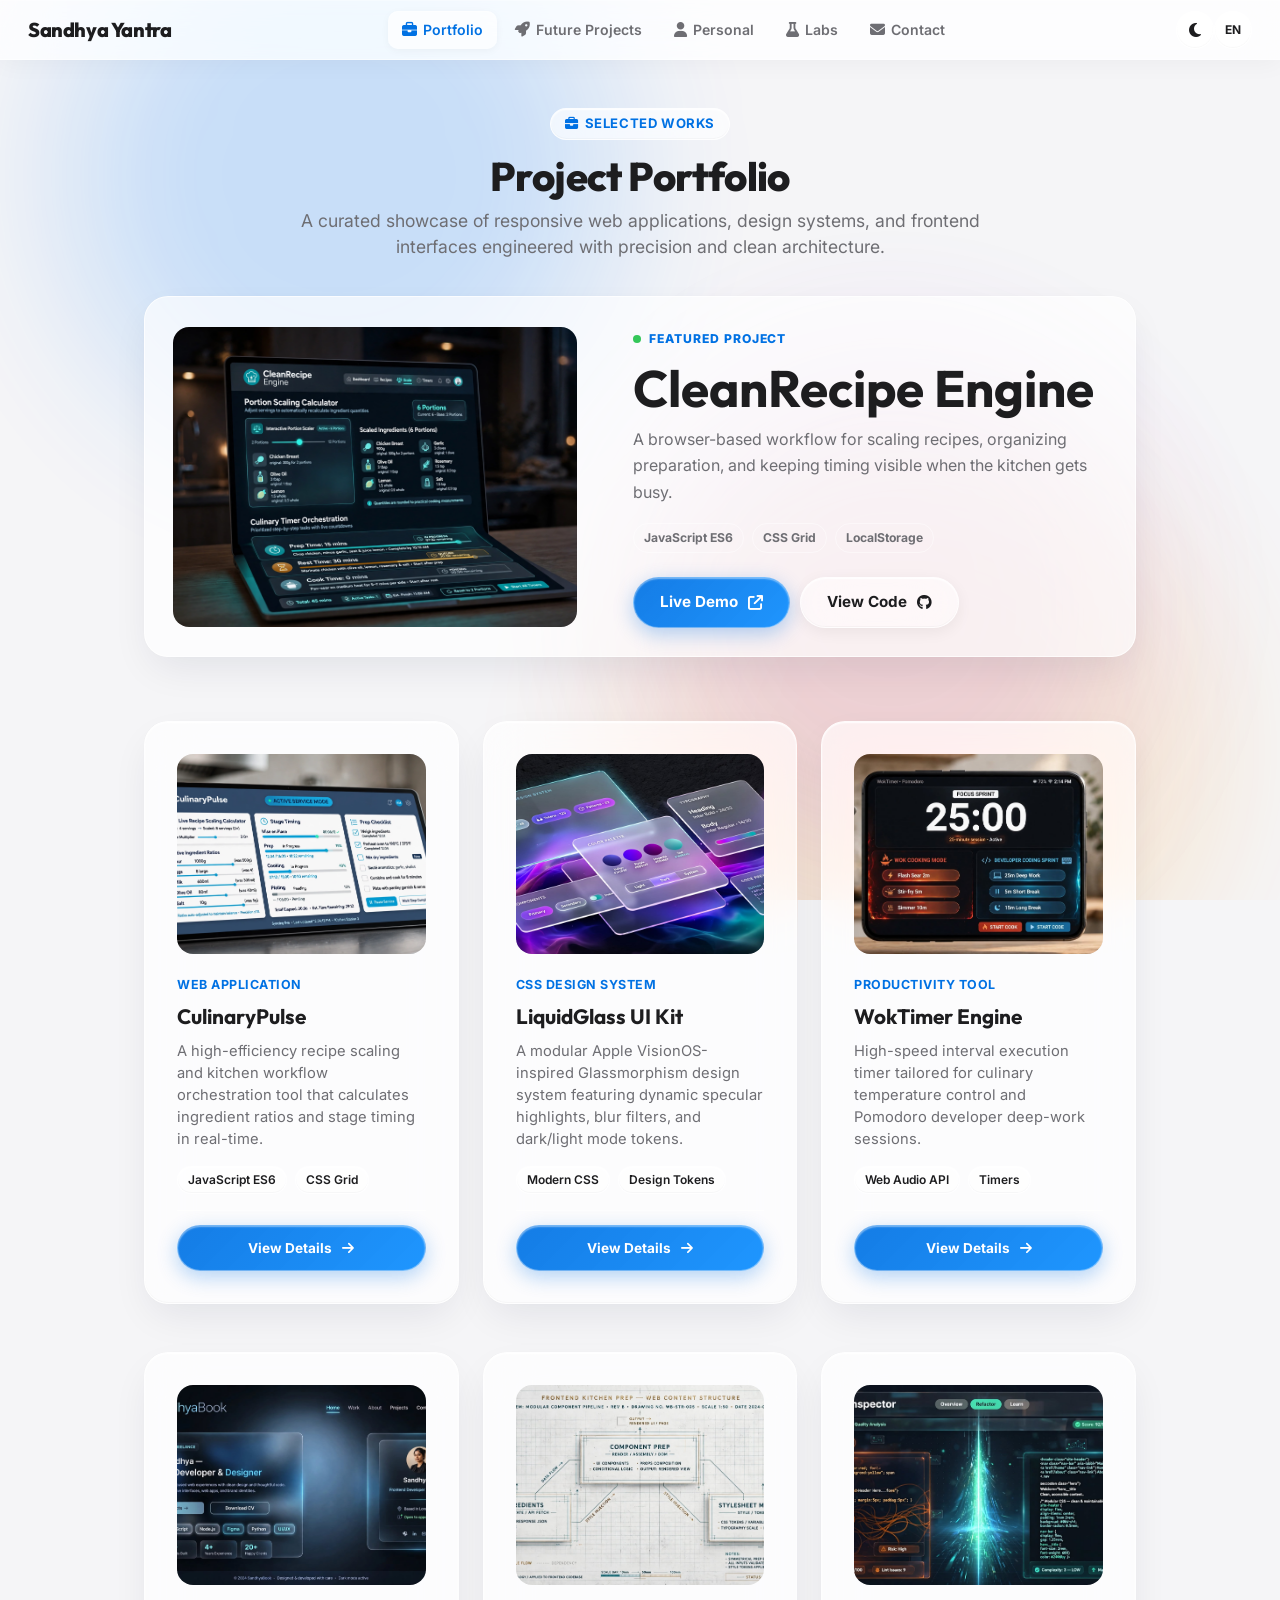
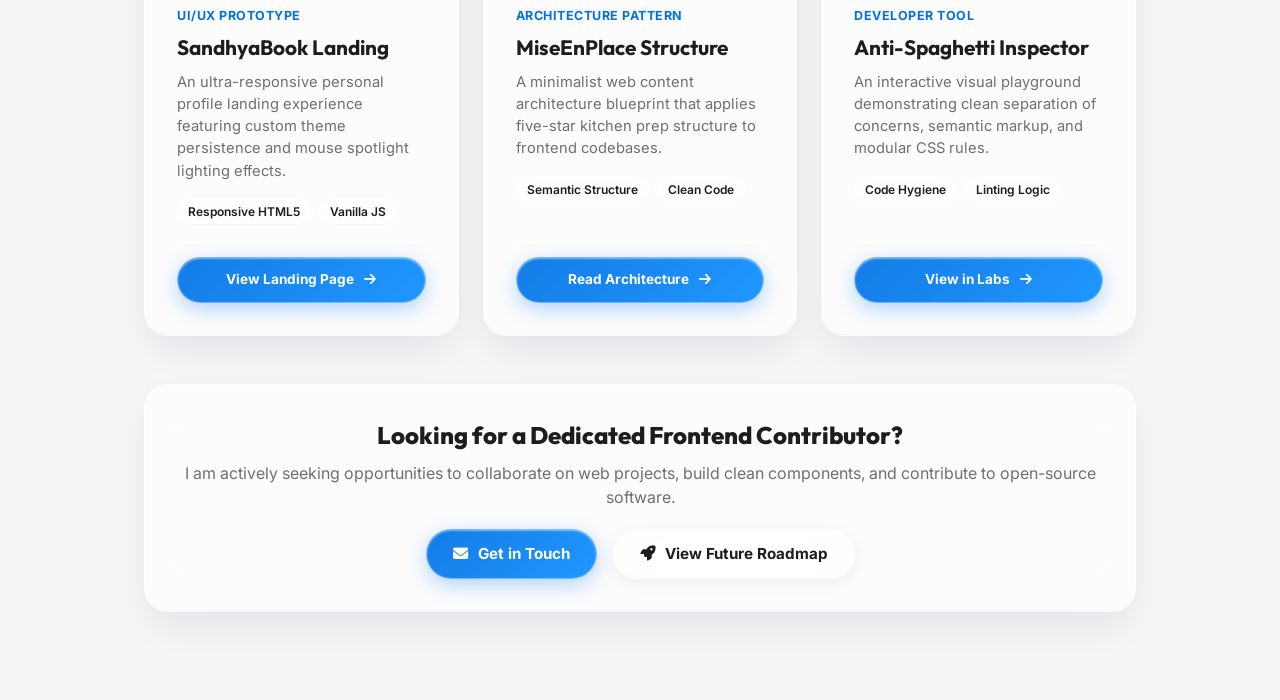
<file: portfolio.html>
<!DOCTYPE html>
<html lang="en">
<head>
  <meta charset="UTF-8">
  <meta name="viewport" content="width=device-width, initial-scale=1.0">
  <title>Portfolio | Sandhya Yantra</title>
  <meta name="description" content="Curated portfolio of web development projects, modern user interfaces, and responsive web applications by Sandhya Yantra.">
  <meta name="robots" content="index, follow">
  <link rel="canonical" href="https://sandhyayantra.github.io/SandhyaYantra/portfolio.html">
  <meta property="og:type" content="website">
  <meta property="og:site_name" content="Sandhya Yantra">
  <meta property="og:title" content="Portfolio | Sandhya Yantra">
  <meta property="og:description" content="Curated portfolio of web development projects, modern user interfaces, and responsive web applications by Sandhya Yantra.">
  <meta property="og:url" content="https://sandhyayantra.github.io/SandhyaYantra/portfolio.html">
  <meta property="og:image" content="https://sandhyayantra.github.io/SandhyaYantra/assets/img/index-image.webp">
  <meta property="og:image:alt" content="Sandhya Yantra web development portfolio">
  <meta name="twitter:card" content="summary_large_image">
  <meta name="twitter:title" content="Portfolio | Sandhya Yantra">
  <meta name="twitter:description" content="Curated portfolio of web development projects, modern user interfaces, and responsive web applications by Sandhya Yantra.">
  <meta name="twitter:image" content="https://sandhyayantra.github.io/SandhyaYantra/assets/img/index-image.webp">
  
  <!-- Font Awesome 6 CDN for crisp icons -->
  <link rel="stylesheet" href="https://cdnjs.cloudflare.com/ajax/libs/font-awesome/6.5.1/css/all.min.css">
  
  <!-- Google Fonts: Inter & Outfit -->
  <link rel="preconnect" href="https://fonts.googleapis.com">
  <link rel="preconnect" href="https://fonts.gstatic.com" crossorigin>
  <link href="https://fonts.googleapis.com/css2?family=Inter:wght@300;400;500;600;700;800&family=Outfit:wght@500;600;700;800&display=swap" rel="stylesheet">
  
  <!-- Apple Liquid Glass Theme CSS -->
  <link rel="stylesheet" href="assets/css/style.css?v=8">
</head>
<body>

  <!-- Ambient Fluid Light Blobs -->
  <div class="glass-ambient-bg" aria-hidden="true">
    <div class="ambient-blob blob-1"></div>
    <div class="ambient-blob blob-2"></div>
    <div class="ambient-blob blob-3"></div>
  </div>

  <!-- ==========================================================================
       APPLE LIQUID GLASS TOP NAVIGATION BAR
       ========================================================================== -->
  <header class="glass-navbar">
    <div class="glass-nav-left">
      <a href="index.html" class="glass-brand-title">Sandhya Yantra</a>
    </div>

    <nav class="glass-nav-center" aria-label="Main Navigation">
      <a href="portfolio.html" class="glass-nav-tab active" title="Portfolio">
        <i class="fa-solid fa-briefcase"></i>
        <span class="tab-label">Portfolio</span>
      </a>
      <a href="futureprojects.html" class="glass-nav-tab" title="Future Projects">
        <i class="fa-solid fa-rocket"></i>
        <span class="tab-label">Future Projects</span>
      </a>
      <a href="personal.html" class="glass-nav-tab" title="Personal Profile">
        <i class="fa-solid fa-user"></i>
        <span class="tab-label">Personal</span>
      </a>
      <a href="sandhyayantralabs.html" class="glass-nav-tab" title="SandhyaYantra Labs">
        <i class="fa-solid fa-flask"></i>
        <span class="tab-label">Labs</span>
      </a>
      <!-- <a href="story.html" class="glass-nav-tab" title="My Story">
        <i class="fa-solid fa-book-open"></i>
        <span class="tab-label">Story</span>
      </a> -->
      <a href="contact.html" class="glass-nav-tab" title="Contact">
        <i class="fa-solid fa-envelope"></i>
        <span class="tab-label">Contact</span>
      </a>
    </nav>

    <div class="glass-nav-right">
      <button class="glass-theme-btn" id="themeToggleBtn" title="Ganti Tema (Dark / Light Mode)" aria-label="Ganti Tema">
        <i class="fa-solid fa-moon" id="themeIcon"></i>
      </button>
      <button class="glass-language-btn" id="languageToggleBtn" type="button" aria-label="Ubah bahasa">
        <span id="languageLabel">EN</span>
      </button>
    </div>
  </header>

  <!-- ==========================================================================
       MAIN CONTENT CONTAINER
       ========================================================================== -->
  <main class="glass-page-container">
    
    <!-- Section Header -->
    <section class="glass-header-section">
      <span class="glass-badge"><i class="fa-solid fa-briefcase"></i> Selected Works</span>
      <h1 class="glass-page-title">Project Portfolio</h1>
      <p class="glass-page-subtitle">
        A curated showcase of responsive web applications, design systems, and frontend interfaces engineered with precision and clean architecture.
      </p>
    </section>

    <section class="portfolio-featured" aria-labelledby="featured-project-title">
      <div class="portfolio-featured-image">
        <img src="assets/img/CleanRecipe_Engine.webp" loading="lazy" decoding="async"
             alt="CleanRecipe Engine" 
             class="portfolio-featured-img">
      </div>
      <div class="portfolio-featured-content">
        <div class="portfolio-project-status"><span></span> Featured Project</div>
        <h2 id="featured-project-title">CleanRecipe Engine</h2>
        <p class="portfolio-featured-lead">A browser-based workflow for scaling recipes, organizing preparation, and keeping timing visible when the kitchen gets busy.</p>
        <div class="portfolio-tech-list"><span>JavaScript ES6</span><span>CSS Grid</span><span>LocalStorage</span></div>
        <div class="portfolio-featured-actions">
            <a href="assets/projects/cleanrecipe-engine/" class="glass-btn glass-btn-primary">Live Demo <i class="fa-solid fa-arrow-up-right-from-square"></i></a>
          <a href="https://github.com/sandhyayantra" target="_blank" rel="noopener" class="glass-btn glass-btn-secondary">View Code <i class="fa-brands fa-github"></i></a>
        </div>
      </div>
    </section>

    <!-- 3x2 Portfolio Grid -->
    <div class="glass-grid-3">
      
      <!-- Project 1: CulinaryPulse Web App -->
      <article class="glass-panel lab-card">
        <div>
          <img src="assets/img/culinarypulse.png" loading="lazy" decoding="async"
               alt="CulinaryPulse App" 
               class="lab-card-img">
          <div class="lab-card-tag">Web Application</div>
          <h3 class="lab-card-title">CulinaryPulse</h3>
          <p class="lab-card-desc">
            A high-efficiency recipe scaling and kitchen workflow orchestration tool that calculates ingredient ratios and stage timing in real-time.
          </p>
          <div class="skill-tags-group" style="margin-bottom: 16px;">
            <span class="skill-tag" style="font-size: 0.75rem; padding: 4px 10px;">JavaScript ES6</span>
            <span class="skill-tag" style="font-size: 0.75rem; padding: 4px 10px;">CSS Grid</span>
          </div>
        </div>
        <div class="lab-card-footer">
          <a href="contact.html" class="glass-btn glass-btn-primary" style="padding: 8px 16px; font-size: 0.85rem; width: 100%;">
            <span>View Details</span> <i class="fa-solid fa-arrow-right"></i>
          </a>
        </div>
      </article>

      <!-- Project 2: LiquidGlass UI System -->
      <article class="glass-panel lab-card">
        <div>
          <img src="assets/img/LiquidGlass_UI_System.jpg" loading="lazy" decoding="async"
               alt="LiquidGlass Design System" 
               class="lab-card-img">
          <div class="lab-card-tag">CSS Design System</div>
          <h3 class="lab-card-title">LiquidGlass UI Kit</h3>
          <p class="lab-card-desc">
            A modular Apple VisionOS-inspired Glassmorphism design system featuring dynamic specular highlights, blur filters, and dark/light mode tokens.
          </p>
          <div class="skill-tags-group" style="margin-bottom: 16px;">
            <span class="skill-tag" style="font-size: 0.75rem; padding: 4px 10px;">Modern CSS</span>
            <span class="skill-tag" style="font-size: 0.75rem; padding: 4px 10px;">Design Tokens</span>
          </div>
        </div>
        <div class="lab-card-footer">
          <a href="sandhyayantralabs.html" class="glass-btn glass-btn-primary" style="padding: 8px 16px; font-size: 0.85rem; width: 100%;">
            <span>View Details</span> <i class="fa-solid fa-arrow-right"></i>
          </a>
        </div>
      </article>

      <!-- Project 3: WokTimer Precision Engine -->
      <article class="glass-panel lab-card">
        <div>
          <img src="assets/img/woktimer_pomodoro_kitchen_setup.jpg" loading="lazy" decoding="async"
               alt="WokTimer Engine" 
               class="lab-card-img">
          <div class="lab-card-tag">Productivity Tool</div>
          <h3 class="lab-card-title">WokTimer Engine</h3>
          <p class="lab-card-desc">
            High-speed interval execution timer tailored for culinary temperature control and Pomodoro developer deep-work sessions.
          </p>
          <div class="skill-tags-group" style="margin-bottom: 16px;">
            <span class="skill-tag" style="font-size: 0.75rem; padding: 4px 10px;">Web Audio API</span>
            <span class="skill-tag" style="font-size: 0.75rem; padding: 4px 10px;">Timers</span>
          </div>
        </div>
        <div class="lab-card-footer">
          <a href="contact.html" class="glass-btn glass-btn-primary" style="padding: 8px 16px; font-size: 0.85rem; width: 100%;">
            <span>View Details</span> <i class="fa-solid fa-arrow-right"></i>
          </a>
        </div>
      </article>

      <!-- Project 4: SandhyaBook Landing Interface -->
      <article class="glass-panel lab-card">
        <div>
          <img src="assets/img/sandhyabook.jpg" loading="lazy" decoding="async"
               alt="SandhyaBook Interface" 
               class="lab-card-img">
          <div class="lab-card-tag">UI/UX Prototype</div>
          <h3 class="lab-card-title">SandhyaBook Landing</h3>
          <p class="lab-card-desc">
            An ultra-responsive personal profile landing experience featuring custom theme persistence and mouse spotlight lighting effects.
          </p>
          <div class="skill-tags-group" style="margin-bottom: 16px;">
            <span class="skill-tag" style="font-size: 0.75rem; padding: 4px 10px;">Responsive HTML5</span>
            <span class="skill-tag" style="font-size: 0.75rem; padding: 4px 10px;">Vanilla JS</span>
          </div>
        </div>
        <div class="lab-card-footer">
          <a href="index.html" class="glass-btn glass-btn-primary" style="padding: 8px 16px; font-size: 0.85rem; width: 100%;">
            <span>View Landing Page</span> <i class="fa-solid fa-arrow-right"></i>
          </a>
        </div>
      </article>

      <!-- Project 5: MiseEnPlace Content Architecture -->
      <article class="glass-panel lab-card">
        <div>
          <img src="assets/img/MiseEnPlace.jpg" loading="lazy" decoding="async"
               alt="MiseEnPlace Content Engine" 
               class="lab-card-img">
          <div class="lab-card-tag">Architecture Pattern</div>
          <h3 class="lab-card-title">MiseEnPlace Structure</h3>
          <p class="lab-card-desc">
            A minimalist web content architecture blueprint that applies five-star kitchen prep structure to frontend codebases.
          </p>
          <div class="skill-tags-group" style="margin-bottom: 16px;">
            <span class="skill-tag" style="font-size: 0.75rem; padding: 4px 10px;">Semantic Structure</span>
            <span class="skill-tag" style="font-size: 0.75rem; padding: 4px 10px;">Clean Code</span>
          </div>
        </div>
        <div class="lab-card-footer">
          <a href="story.html" class="glass-btn glass-btn-primary" style="padding: 8px 16px; font-size: 0.85rem; width: 100%;">
            <span>Read Architecture</span> <i class="fa-solid fa-arrow-right"></i>
          </a>
        </div>
      </article>

      <!-- Project 6: Anti-Spaghetti Code Inspector -->
      <article class="glass-panel lab-card">
        <div>
          <img src="assets/img/spaghetticode_inspector_split_screen_ui_mockup.jpg" loading="lazy" decoding="async"
               alt="Anti-Spaghetti Code Validator" 
               class="lab-card-img">
          <div class="lab-card-tag">Developer Tool</div>
          <h3 class="lab-card-title">Anti-Spaghetti Inspector</h3>
          <p class="lab-card-desc">
            An interactive visual playground demonstrating clean separation of concerns, semantic markup, and modular CSS rules.
          </p>
          <div class="skill-tags-group" style="margin-bottom: 16px;">
            <span class="skill-tag" style="font-size: 0.75rem; padding: 4px 10px;">Code Hygiene</span>
            <span class="skill-tag" style="font-size: 0.75rem; padding: 4px 10px;">Linting Logic</span>
          </div>
        </div>
        <div class="lab-card-footer">
          <a href="sandhyayantralabs.html" class="glass-btn glass-btn-primary" style="padding: 8px 16px; font-size: 0.85rem; width: 100%;">
            <span>View in Labs</span> <i class="fa-solid fa-arrow-right"></i>
          </a>
        </div>
      </article>

    </div>

    <!-- Bottom CTA Panel -->
    <div class="glass-panel" style="text-align: center; padding: 32px 24px;">
      <h2 style="font-size: 1.5rem; font-weight: 800; margin-bottom: 8px; font-family: 'Outfit', sans-serif;">
        Looking for a Dedicated Frontend Contributor?
      </h2>
      <p style="font-size: 1rem; color: var(--apple-text-secondary); margin-bottom: 20px;">
        I am actively seeking opportunities to collaborate on web projects, build clean components, and contribute to open-source software.
      </p>
      <div style="display: flex; justify-content: center; gap: 16px; flex-wrap: wrap;">
        <a href="contact.html" class="glass-btn glass-btn-primary">
          <i class="fa-solid fa-envelope"></i> Get in Touch
        </a>
        <a href="futureprojects.html" class="glass-btn glass-btn-secondary">
          <i class="fa-solid fa-rocket"></i> View Future Roadmap
        </a>
      </div>
    </div>

  </main>

  <!-- Custom JavaScript (Theme Switcher & Interactions) -->
  <script src="assets/js/script.js?v=8"></script>
</body>
</html>
</file>
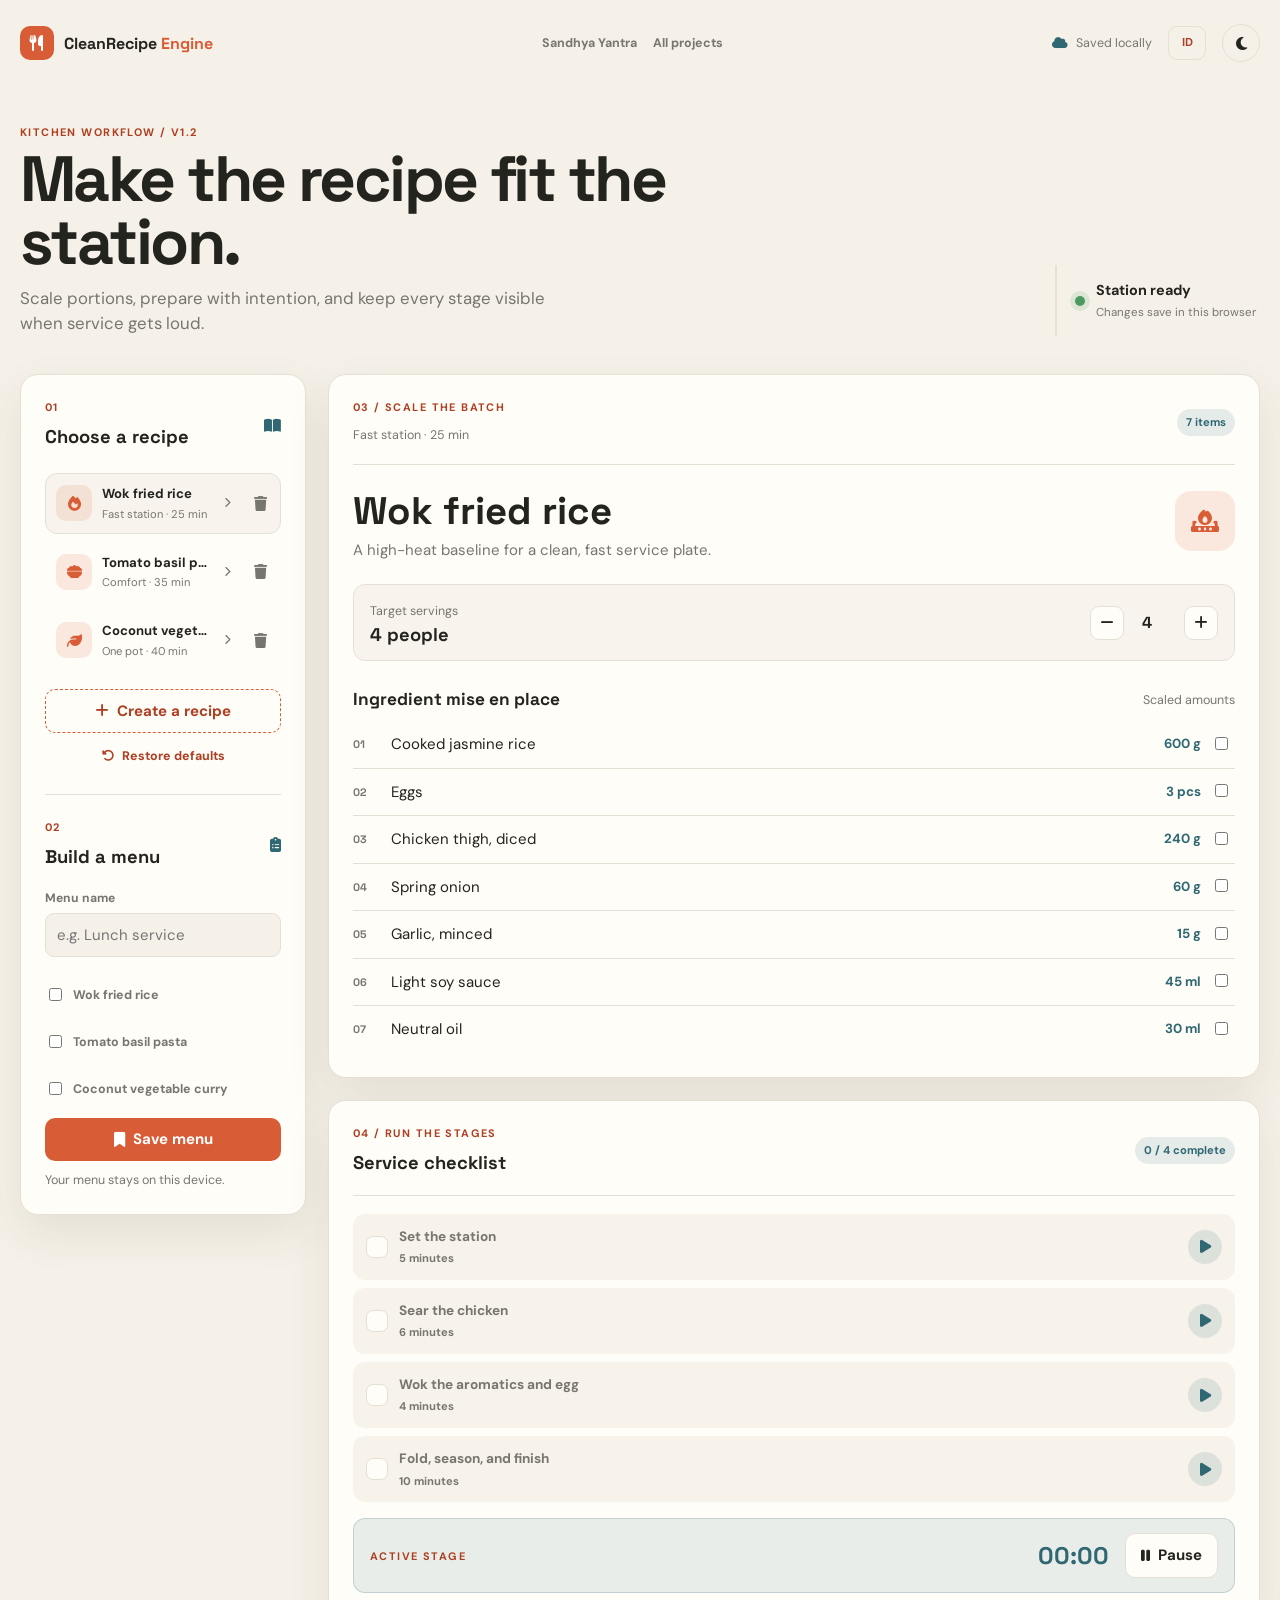
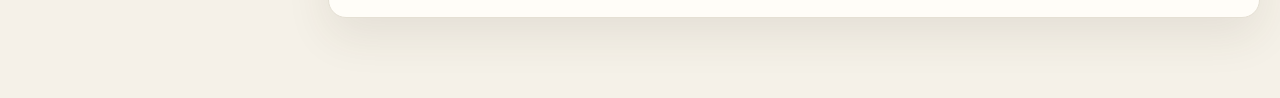
<file: recipe-engine.html>
<!doctype html>
<html lang="en">
<head>
  <meta charset="UTF-8">
  <meta name="viewport" content="width=device-width, initial-scale=1.0">
  <title>CleanRecipe Engine | Redirecting...</title>
  <meta http-equiv="refresh" content="0; url=assets/projects/cleanrecipe-engine/">
  <script>window.location.replace('assets/projects/cleanrecipe-engine/');</script>
  <meta name="description" content="Scale recipes, prepare ingredients, and run kitchen stages with CleanRecipe Engine.">
  <meta name="robots" content="noindex, follow">
  <link rel="canonical" href="https://sandhyayantra.github.io/SandhyaYantra/assets/projects/cleanrecipe-engine/">
  <meta property="og:type" content="website">
  <meta property="og:site_name" content="Sandhya Yantra">
  <meta property="og:title" content="CleanRecipe Engine | Recipe Workflow Tool">
  <meta property="og:description" content="Scale portions, prepare ingredients, and run kitchen stages with CleanRecipe Engine.">
  <meta property="og:url" content="https://sandhyayantra.github.io/SandhyaYantra/assets/projects/cleanrecipe-engine/">
  <meta property="og:image" content="https://sandhyayantra.github.io/SandhyaYantra/assets/img/CleanRecipe_Engine.webp">
  <meta property="og:image:alt" content="CleanRecipe Engine by Sandhya Yantra">
  <meta name="twitter:card" content="summary_large_image">
  <meta name="twitter:title" content="CleanRecipe Engine | Sandhya Yantra">
  <meta name="twitter:description" content="Scale recipes, prepare ingredients, and run kitchen stages with CleanRecipe Engine.">
  <meta name="twitter:image" content="https://sandhyayantra.github.io/SandhyaYantra/assets/img/CleanRecipe_Engine.webp">
  <link rel="stylesheet" href="https://cdnjs.cloudflare.com/ajax/libs/font-awesome/6.5.1/css/all.min.css">
  <link rel="preconnect" href="https://fonts.googleapis.com">
  <link rel="preconnect" href="https://fonts.gstatic.com" crossorigin>
  <link href="https://fonts.googleapis.com/css2?family=Inter:wght@300;400;500;500;600;700;800&family=Outfit:wght@500;600;700;800&display=swap" rel="stylesheet">
  <link rel="stylesheet" href="assets/css/style.css?v=8">
</head>
<body class="recipe-engine-body">
  <div class="glass-ambient-bg" aria-hidden="true">
    <div class="ambient-blob blob-1"></div>
    <div class="ambient-blob blob-2"></div>
    <div class="ambient-blob blob-3"></div>
  </div>

  <header class="glass-navbar">
    <div class="glass-nav-left"><a href="index.html" class="glass-brand-title">Sandhya Yantra</a></div>
    <nav class="glass-nav-center" aria-label="Main Navigation">
      <a href="personal.html" class="glass-nav-tab" title="Personal Profile"><i class="fa-solid fa-user"></i><span class="tab-label">Personal</span></a>
      <a href="sandhyayantralabs.html" class="glass-nav-tab active" title="SandhyaYantra Labs"><i class="fa-solid fa-flask"></i><span class="tab-label">Labs</span></a>
      <a href="contact.html" class="glass-nav-tab" title="Contact"><i class="fa-solid fa-envelope"></i><span class="tab-label">Contact</span></a>
    </nav>
    <div class="glass-nav-right">
      <button class="glass-theme-btn" id="themeToggleBtn" title="Toggle theme" aria-label="Toggle theme"><i class="fa-solid fa-moon" id="themeIcon"></i></button>
      <button class="glass-language-btn" id="languageToggleBtn" type="button" aria-label="Change language"><span id="languageLabel">EN</span></button>
    </div>
  </header>

  <main class="recipe-page">
    <section class="recipe-intro">
      <div>
        <a class="recipe-back-link" href="sandhyayantralabs.html"><i class="fa-solid fa-arrow-left"></i> Back to Labs</a>
        <span class="glass-badge"><i class="fa-solid fa-wand-magic-sparkles"></i> CleanRecipe Engine / v1.0</span>
        <h1 class="glass-page-title">Make the recipe fit the station.</h1>
        <p class="glass-page-subtitle">Scale portions, prep with intention, and keep every stage visible when service gets loud.</p>
      </div>
      <div class="recipe-status"><span></span><strong id="recipeStatus">Station ready</strong><small>Saved in this browser</small></div>
    </section>

    <section class="recipe-workspace" aria-label="Recipe workspace">
      <aside class="recipe-sidebar glass-panel">
        <div class="recipe-panel-heading"><span class="recipe-section-label">01 / Choose a recipe</span><i class="fa-solid fa-book-open"></i></div>
        <div class="recipe-picker" id="recipePicker" role="listbox" aria-label="Recipe list"></div>
        <button class="recipe-add-button" id="openRecipeBuilder" type="button"><i class="fa-solid fa-plus"></i> Create your own recipe</button>
        <div class="menu-builder">
          <div class="recipe-panel-heading"><span class="recipe-section-label">02 / My menu</span><i class="fa-solid fa-clipboard-list"></i></div>
          <label class="recipe-form-label" for="menuName">Menu name</label>
          <input class="recipe-form-input" id="menuName" type="text" placeholder="Example: Lunch menu">
          <div class="menu-recipe-list" id="menuRecipeList"></div>
          <button class="glass-btn glass-btn-primary recipe-save-menu" id="saveMenu" type="button"><i class="fa-solid fa-bookmark"></i> Save menu</button>
          <small class="recipe-saved-note" id="menuSavedNote">Menu is saved in this browser.</small>
        </div>
        <div class="recipe-note"><i class="fa-solid fa-circle-info"></i><span>Start with a recipe, then adjust the servings for your station.</span></div>
      </aside>

      <div class="recipe-main-column">
        <section class="recipe-card glass-panel">
          <div class="recipe-card-topline"><span class="recipe-section-label">02 / Scale the batch</span><span class="recipe-meta" id="recipeMeta"></span></div>
          <div class="recipe-heading-row"><div><h2 id="recipeTitle"></h2><p id="recipeDescription"></p></div><div class="recipe-icon-mark"><i class="fa-solid fa-utensils"></i></div></div>
          <div class="servings-control">
            <div><span class="recipe-control-label">Target servings</span><strong><span id="servingsValue">4</span> people</strong></div>
            <div class="servings-stepper"><button id="servingsDown" type="button" aria-label="Decrease servings"><i class="fa-solid fa-minus"></i></button><input id="servingsInput" type="number" min="1" max="40" value="4" aria-label="Target servings"><button id="servingsUp" type="button" aria-label="Increase servings"><i class="fa-solid fa-plus"></i></button></div>
          </div>
          <div class="ingredients-heading"><h3>Ingredient mise en place</h3><span id="ingredientCount"></span></div>
          <div class="ingredient-list" id="ingredientList"></div>
        </section>

        <section class="recipe-card glass-panel timing-card">
          <div class="recipe-card-topline"><span class="recipe-section-label">03 / Run the stages</span><span class="recipe-meta" id="completedStages">0 / 0 complete</span></div>
          <div class="stage-list" id="stageList"></div>
          <div class="active-timer" id="activeTimer" hidden><div><span>Active stage</span><strong id="timerStageName"></strong></div><strong class="timer-readout" id="timerReadout">00:00</strong><button class="glass-btn glass-btn-secondary" id="timerButton" type="button"><i class="fa-solid fa-pause"></i> Pause</button></div>
        </section>
      </div>
    </section>
  </main>
  <dialog class="recipe-builder-dialog" id="recipeBuilderDialog">
    <form class="recipe-builder-form" id="recipeBuilderForm">
      <button class="dialog-close" id="closeRecipeBuilder" type="button" aria-label="Close"><i class="fa-solid fa-xmark"></i></button>
      <span class="recipe-section-label">New recipe</span>
      <h2>Build your recipe</h2>
      <p>Add ingredients from your base recipe. Amounts will scale with servings.</p>
      <label class="recipe-form-label" for="customRecipeName">Recipe name</label>
      <input class="recipe-form-input" id="customRecipeName" required type="text" placeholder="Example: My fried rice">
      <div class="recipe-form-grid">
        <div><label class="recipe-form-label" for="customRecipeCategory">Category</label><input class="recipe-form-input" id="customRecipeCategory" type="text" value="Custom"></div>
        <div><label class="recipe-form-label" for="customRecipeServings">Base servings</label><input class="recipe-form-input" id="customRecipeServings" min="1" type="number" value="4"></div>
      </div>
      <label class="recipe-form-label" for="customRecipeDescription">Recipe note</label>
      <textarea class="recipe-form-input recipe-form-textarea" id="customRecipeDescription" placeholder="Example: Spicy, good for dinner service"></textarea>
      <div class="recipe-form-heading"><span class="recipe-form-label">Ingredients</span><button class="recipe-inline-button" id="addIngredient" type="button"><i class="fa-solid fa-plus"></i> Add ingredient</button></div>
      <div class="custom-ingredient-fields" id="customIngredientFields"></div>
      <div class="dialog-actions"><button class="glass-btn glass-btn-secondary" id="cancelRecipeBuilder" type="button">Cancel</button><button class="glass-btn glass-btn-primary" type="submit"><i class="fa-solid fa-check"></i> Save recipe</button></div>
    </form>
  </dialog>
  <script src="assets/js/script.js?v=8"></script>
</body>
</html>
</file>
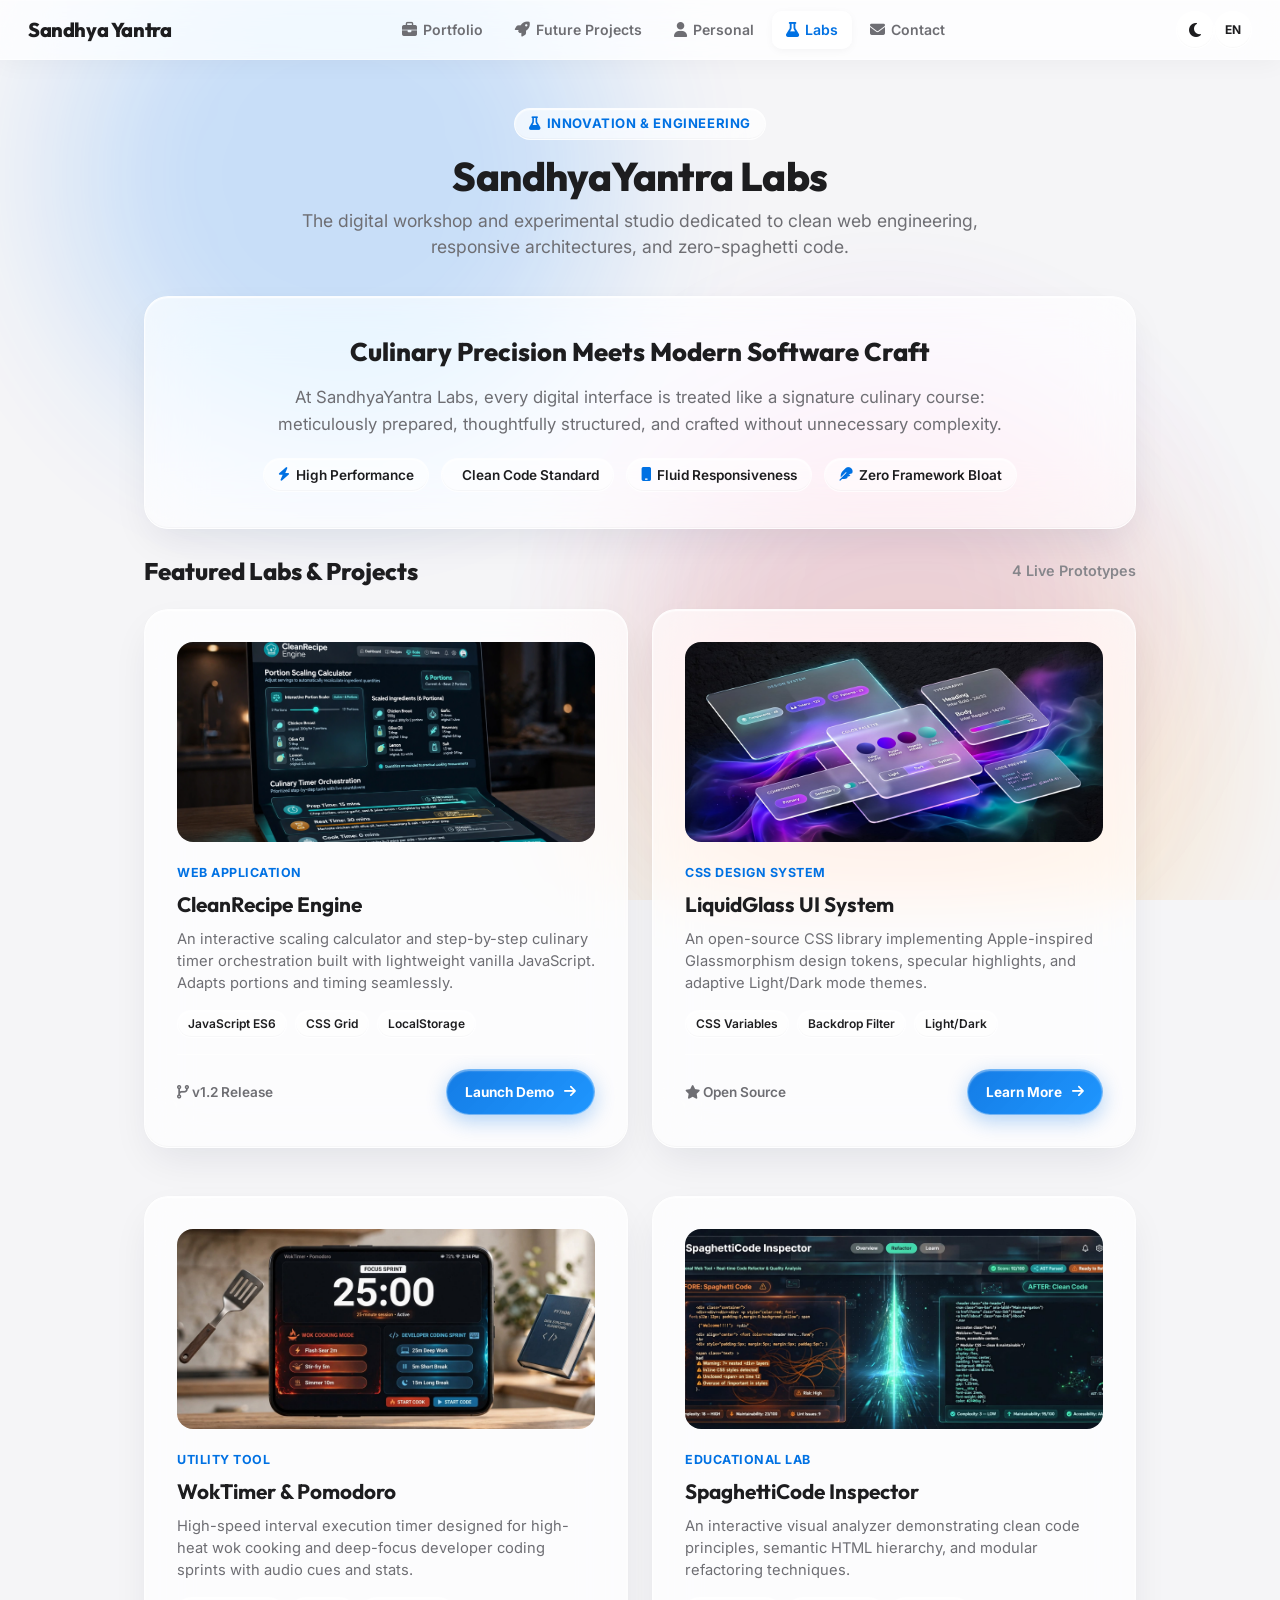
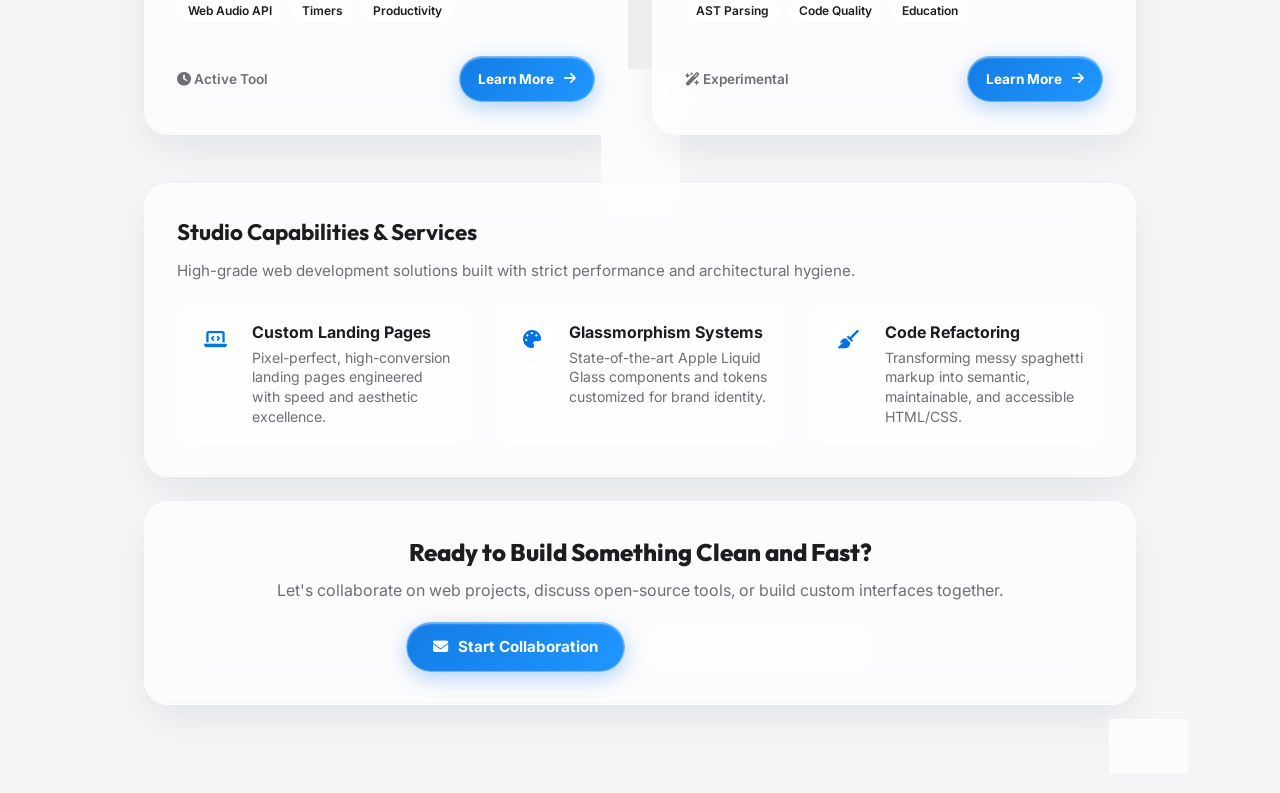
<file: sandhyayantralabs.html>
<!DOCTYPE html>
<html lang="en">
<head>
  <meta charset="UTF-8">
  <meta name="viewport" content="width=device-width, initial-scale=1.0">
  <title>SandhyaYantra Labs | Business & Projects</title>
  <meta name="description" content="Official projects showcase and innovation laboratory of Sandhya Yantra - Crafting clean, responsive web applications.">
  <meta name="robots" content="index, follow">
  <link rel="canonical" href="https://sandhyayantra.github.io/SandhyaYantra/sandhyayantralabs.html">
  <meta property="og:type" content="website">
  <meta property="og:site_name" content="Sandhya Yantra">
  <meta property="og:title" content="SandhyaYantra Labs | Business & Projects">
  <meta property="og:description" content="Official projects showcase and innovation laboratory of Sandhya Yantra - Crafting clean, responsive web applications.">
  <meta property="og:url" content="https://sandhyayantra.github.io/SandhyaYantra/sandhyayantralabs.html">
  <meta property="og:image" content="https://sandhyayantra.github.io/SandhyaYantra/assets/img/index-image.webp">
  <meta property="og:image:alt" content="SandhyaYantra Labs projects showcase">
  <meta name="twitter:card" content="summary_large_image">
  <meta name="twitter:title" content="SandhyaYantra Labs | Business & Projects">
  <meta name="twitter:description" content="Official projects showcase and innovation laboratory of Sandhya Yantra - Crafting clean, responsive web applications.">
  <meta name="twitter:image" content="https://sandhyayantra.github.io/SandhyaYantra/assets/img/index-image.webp">
  
  <!-- Font Awesome 6 CDN for crisp icons -->
  <link rel="stylesheet" href="https://cdnjs.cloudflare.com/ajax/libs/font-awesome/6.5.1/css/all.min.css">
  
  <!-- Google Fonts: Inter & Outfit -->
  <link rel="preconnect" href="https://fonts.googleapis.com">
  <link rel="preconnect" href="https://fonts.gstatic.com" crossorigin>
  <link href="https://fonts.googleapis.com/css2?family=Inter:wght@300;400;500;600;700;800&family=Outfit:wght@500;600;700;800&display=swap" rel="stylesheet">
  
  <!-- Apple Liquid Glass Theme CSS -->
  <link rel="stylesheet" href="assets/css/style.css?v=8">
</head>
<body>

  <!-- Ambient Fluid Light Blobs -->
  <div class="glass-ambient-bg" aria-hidden="true">
    <div class="ambient-blob blob-1"></div>
    <div class="ambient-blob blob-2"></div>
    <div class="ambient-blob blob-3"></div>
  </div>

  <!-- ==========================================================================
       APPLE LIQUID GLASS TOP NAVIGATION BAR
       ========================================================================== -->
  <header class="glass-navbar">
    <div class="glass-nav-left">
      <a href="index.html" class="glass-brand-title">Sandhya Yantra</a>
    </div>

    <nav class="glass-nav-center" aria-label="Main Navigation">
      <a href="portfolio.html" class="glass-nav-tab" title="Portfolio">
        <i class="fa-solid fa-briefcase"></i>
        <span class="tab-label">Portfolio</span>
      </a>
      <a href="futureprojects.html" class="glass-nav-tab" title="Future Projects">
        <i class="fa-solid fa-rocket"></i>
        <span class="tab-label">Future Projects</span>
      </a>
      <a href="personal.html" class="glass-nav-tab" title="Personal Profile">
        <i class="fa-solid fa-user"></i>
        <span class="tab-label">Personal</span>
      </a>
      <a href="sandhyayantralabs.html" class="glass-nav-tab active" title="SandhyaYantra Labs">
        <i class="fa-solid fa-flask"></i>
        <span class="tab-label">Labs</span>
      </a>
      <!-- <a href="story.html" class="glass-nav-tab" title="My Story">
        <i class="fa-solid fa-book-open"></i>
        <span class="tab-label">Story</span>
      </a> -->
      <a href="contact.html" class="glass-nav-tab" title="Contact">
        <i class="fa-solid fa-envelope"></i>
        <span class="tab-label">Contact</span>
      </a>
    </nav>

    <div class="glass-nav-right">
      <button class="glass-theme-btn" id="themeToggleBtn" title="Ganti Tema (Dark / Light Mode)" aria-label="Ganti Tema">
        <i class="fa-solid fa-moon" id="themeIcon"></i>
      </button>
      <button class="glass-language-btn" id="languageToggleBtn" type="button" aria-label="Ubah bahasa">
        <span id="languageLabel">EN</span>
      </button>
    </div>
  </header>

  <!-- ==========================================================================
       MAIN CONTENT CONTAINER
       ========================================================================== -->
  <main class="glass-page-container">
    
    <!-- Section Header -->
    <section class="glass-header-section">
      <span class="glass-badge"><i class="fa-solid fa-flask"></i> Innovation & Engineering</span>
      <h1 class="glass-page-title">SandhyaYantra Labs</h1>
      <p class="glass-page-subtitle">
        The digital workshop and experimental studio dedicated to clean web engineering, responsive architectures, and zero-spaghetti code.
      </p>
    </section>

    <!-- Mission Panel -->
    <section class="glass-panel" style="text-align: center; padding: 36px 28px;">
      <h2 style="font-size: 1.6rem; font-weight: 800; margin-bottom: 12px; font-family: 'Outfit', sans-serif;">
        Culinary Precision Meets Modern Software Craft
      </h2>
      <p style="font-size: 1.05rem; color: var(--apple-text-secondary); max-width: 760px; margin: 0 auto 20px auto; line-height: 1.6;">
        At SandhyaYantra Labs, every digital interface is treated like a signature culinary course: meticulously prepared, thoughtfully structured, and crafted without unnecessary complexity.
      </p>
      <div style="display: flex; justify-content: center; gap: 12px; flex-wrap: wrap;">
        <span class="skill-tag"><i class="fa-solid fa-bolt"></i> High Performance</span>
        <span class="skill-tag"><i class="fa-solid fa-shield-check"></i> Clean Code Standard</span>
        <span class="skill-tag"><i class="fa-solid fa-mobile"></i> Fluid Responsiveness</span>
        <span class="skill-tag"><i class="fa-solid fa-feather"></i> Zero Framework Bloat</span>
      </div>
    </section>

    <!-- Projects Grid Header -->
    <div style="display: flex; align-items: center; justify-content: space-between; margin-bottom: 20px;">
      <h2 style="font-size: 1.5rem; font-weight: 800; font-family: 'Outfit', sans-serif;">
        Featured Labs & Projects
      </h2>
      <span style="font-size: 0.9rem; color: var(--apple-text-muted); font-weight: 600;">
        4 Live Prototypes
      </span>
    </div>

    <!-- 2x2 Projects Grid -->
    <div class="glass-grid-2">
      
      <!-- Project 1: CleanRecipe Engine -->
      <article class="glass-panel lab-card">
        <div>
          <img src="assets/img/CleanRecipe_Engine.webp" loading="lazy" decoding="async"
               alt="CleanRecipe Engine" 
               class="lab-card-img">
          <div class="lab-card-tag">Web Application</div>
          <h3 class="lab-card-title">CleanRecipe Engine</h3>
          <p class="lab-card-desc">
            An interactive scaling calculator and step-by-step culinary timer orchestration built with lightweight vanilla JavaScript. Adapts portions and timing seamlessly.
          </p>
          <div class="skill-tags-group" style="margin-bottom: 16px;">
            <span class="skill-tag" style="font-size: 0.75rem; padding: 4px 10px;">JavaScript ES6</span>
            <span class="skill-tag" style="font-size: 0.75rem; padding: 4px 10px;">CSS Grid</span>
            <span class="skill-tag" style="font-size: 0.75rem; padding: 4px 10px;">LocalStorage</span>
          </div>
        </div>
        <div class="lab-card-footer">
          <span style="font-size: 0.85rem; color: var(--apple-text-secondary); font-weight: 600;">
            <i class="fa-solid fa-code-branch"></i> v1.2 Release
          </span>
          <a href="assets/projects/cleanrecipe-engine/" class="glass-btn glass-btn-primary" style="padding: 8px 18px; font-size: 0.85rem;">
            <span>Launch Demo</span> <i class="fa-solid fa-arrow-right"></i>
          </a>
        </div>
      </article>

      <!-- Project 2: LiquidGlass UI System -->
      <article class="glass-panel lab-card">
        <div>
          <img src="assets/img/LiquidGlass_UI_System.jpg" loading="lazy" decoding="async"
               alt="LiquidGlass UI Kit" 
               class="lab-card-img">
          <div class="lab-card-tag">CSS Design System</div>
          <h3 class="lab-card-title">LiquidGlass UI System</h3>
          <p class="lab-card-desc">
            An open-source CSS library implementing Apple-inspired Glassmorphism design tokens, specular highlights, and adaptive Light/Dark mode themes.
          </p>
          <div class="skill-tags-group" style="margin-bottom: 16px;">
            <span class="skill-tag" style="font-size: 0.75rem; padding: 4px 10px;">CSS Variables</span>
            <span class="skill-tag" style="font-size: 0.75rem; padding: 4px 10px;">Backdrop Filter</span>
            <span class="skill-tag" style="font-size: 0.75rem; padding: 4px 10px;">Light/Dark</span>
          </div>
        </div>
        <div class="lab-card-footer">
          <span style="font-size: 0.85rem; color: var(--apple-text-secondary); font-weight: 600;">
            <i class="fa-solid fa-star"></i> Open Source
          </span>
          <a href="contact.html" class="glass-btn glass-btn-primary" style="padding: 8px 18px; font-size: 0.85rem;">
            <span>Learn More</span> <i class="fa-solid fa-arrow-right"></i>
          </a>
        </div>
      </article>

      <!-- Project 3: WokTimer & Pomodoro -->
      <article class="glass-panel lab-card">
        <div>
          <img src="assets/img/woktimer_pomodoro_kitchen_setup.jpg" loading="lazy" decoding="async"
               alt="WokTimer Utility" 
               class="lab-card-img">
          <div class="lab-card-tag">Utility Tool</div>
          <h3 class="lab-card-title">WokTimer & Pomodoro</h3>
          <p class="lab-card-desc">
            High-speed interval execution timer designed for high-heat wok cooking and deep-focus developer coding sprints with audio cues and stats.
          </p>
          <div class="skill-tags-group" style="margin-bottom: 16px;">
            <span class="skill-tag" style="font-size: 0.75rem; padding: 4px 10px;">Web Audio API</span>
            <span class="skill-tag" style="font-size: 0.75rem; padding: 4px 10px;">Timers</span>
            <span class="skill-tag" style="font-size: 0.75rem; padding: 4px 10px;">Productivity</span>
          </div>
        </div>
        <div class="lab-card-footer">
          <span style="font-size: 0.85rem; color: var(--apple-text-secondary); font-weight: 600;">
            <i class="fa-solid fa-clock"></i> Active Tool
          </span>
          <a href="contact.html" class="glass-btn glass-btn-primary" style="padding: 8px 18px; font-size: 0.85rem;">
            <span>Learn More</span> <i class="fa-solid fa-arrow-right"></i>
          </a>
        </div>
      </article>

      <!-- Project 4: SpaghettiCode Inspector -->
      <article class="glass-panel lab-card">
        <div>
          <img src="assets/img/spaghetticode_inspector_split_screen_ui_mockup.jpg" loading="lazy" decoding="async"
               alt="Anti-Spaghetti Code Inspector" 
               class="lab-card-img">
          <div class="lab-card-tag">Educational Lab</div>
          <h3 class="lab-card-title">SpaghettiCode Inspector</h3>
          <p class="lab-card-desc">
            An interactive visual analyzer demonstrating clean code principles, semantic HTML hierarchy, and modular refactoring techniques.
          </p>
          <div class="skill-tags-group" style="margin-bottom: 16px;">
            <span class="skill-tag" style="font-size: 0.75rem; padding: 4px 10px;">AST Parsing</span>
            <span class="skill-tag" style="font-size: 0.75rem; padding: 4px 10px;">Code Quality</span>
            <span class="skill-tag" style="font-size: 0.75rem; padding: 4px 10px;">Education</span>
          </div>
        </div>
        <div class="lab-card-footer">
          <span style="font-size: 0.85rem; color: var(--apple-text-secondary); font-weight: 600;">
            <i class="fa-solid fa-wand-magic-sparkles"></i> Experimental
          </span>
          <a href="contact.html" class="glass-btn glass-btn-primary" style="padding: 8px 18px; font-size: 0.85rem;">
            <span>Learn More</span> <i class="fa-solid fa-arrow-right"></i>
          </a>
        </div>
      </article>

    </div>

    <!-- Capabilities / Services Section -->
    <section class="glass-panel">
      <h2 style="font-size: 1.4rem; font-weight: 700; margin-bottom: 10px; font-family: 'Outfit', sans-serif;">
        Studio Capabilities & Services
      </h2>
      <p style="font-size: 0.95rem; color: var(--apple-text-secondary); margin-bottom: 20px;">
        High-grade web development solutions built with strict performance and architectural hygiene.
      </p>

      <div class="glass-grid-3" style="margin-bottom: 0;">
        <div class="capability-item">
          <div class="capability-icon"><i class="fa-solid fa-laptop-code"></i></div>
          <div>
            <h3 style="font-size: 1rem; font-weight: 700; margin-bottom: 4px;">Custom Landing Pages</h3>
            <p style="font-size: 0.88rem; color: var(--apple-text-secondary); line-height: 1.4;">
              Pixel-perfect, high-conversion landing pages engineered with speed and aesthetic excellence.
            </p>
          </div>
        </div>

        <div class="capability-item">
          <div class="capability-icon"><i class="fa-solid fa-palette"></i></div>
          <div>
            <h3 style="font-size: 1rem; font-weight: 700; margin-bottom: 4px;">Glassmorphism Systems</h3>
            <p style="font-size: 0.88rem; color: var(--apple-text-secondary); line-height: 1.4;">
              State-of-the-art Apple Liquid Glass components and tokens customized for brand identity.
            </p>
          </div>
        </div>

        <div class="capability-item">
          <div class="capability-icon"><i class="fa-solid fa-broom"></i></div>
          <div>
            <h3 style="font-size: 1rem; font-weight: 700; margin-bottom: 4px;">Code Refactoring</h3>
            <p style="font-size: 0.88rem; color: var(--apple-text-secondary); line-height: 1.4;">
              Transforming messy spaghetti markup into semantic, maintainable, and accessible HTML/CSS.
            </p>
          </div>
        </div>
      </div>
    </section>

    <!-- Bottom CTA Banner -->
    <div class="glass-panel" style="text-align: center; padding: 32px 24px;">
      <h2 style="font-size: 1.5rem; font-weight: 800; margin-bottom: 8px; font-family: 'Outfit', sans-serif;">
        Ready to Build Something Clean and Fast?
      </h2>
      <p style="font-size: 1rem; color: var(--apple-text-secondary); margin-bottom: 20px;">
        Let's collaborate on web projects, discuss open-source tools, or build custom interfaces together.
      </p>
      <div style="display: flex; justify-content: center; gap: 16px; flex-wrap: wrap;">
        <a href="contact.html" class="glass-btn glass-btn-primary">
          <i class="fa-solid fa-envelope"></i> Start Collaboration
        </a>
        <a href="personal.html" class="glass-btn glass-btn-secondary">
          <i class="fa-solid fa-user"></i> View Personal Profile
        </a>
      </div>
    </div>

  </main>

  <!-- Custom JavaScript (Theme Switcher & Interactions) -->
  <script src="assets/js/script.js?v=8"></script>
</body>
</html>
</file>
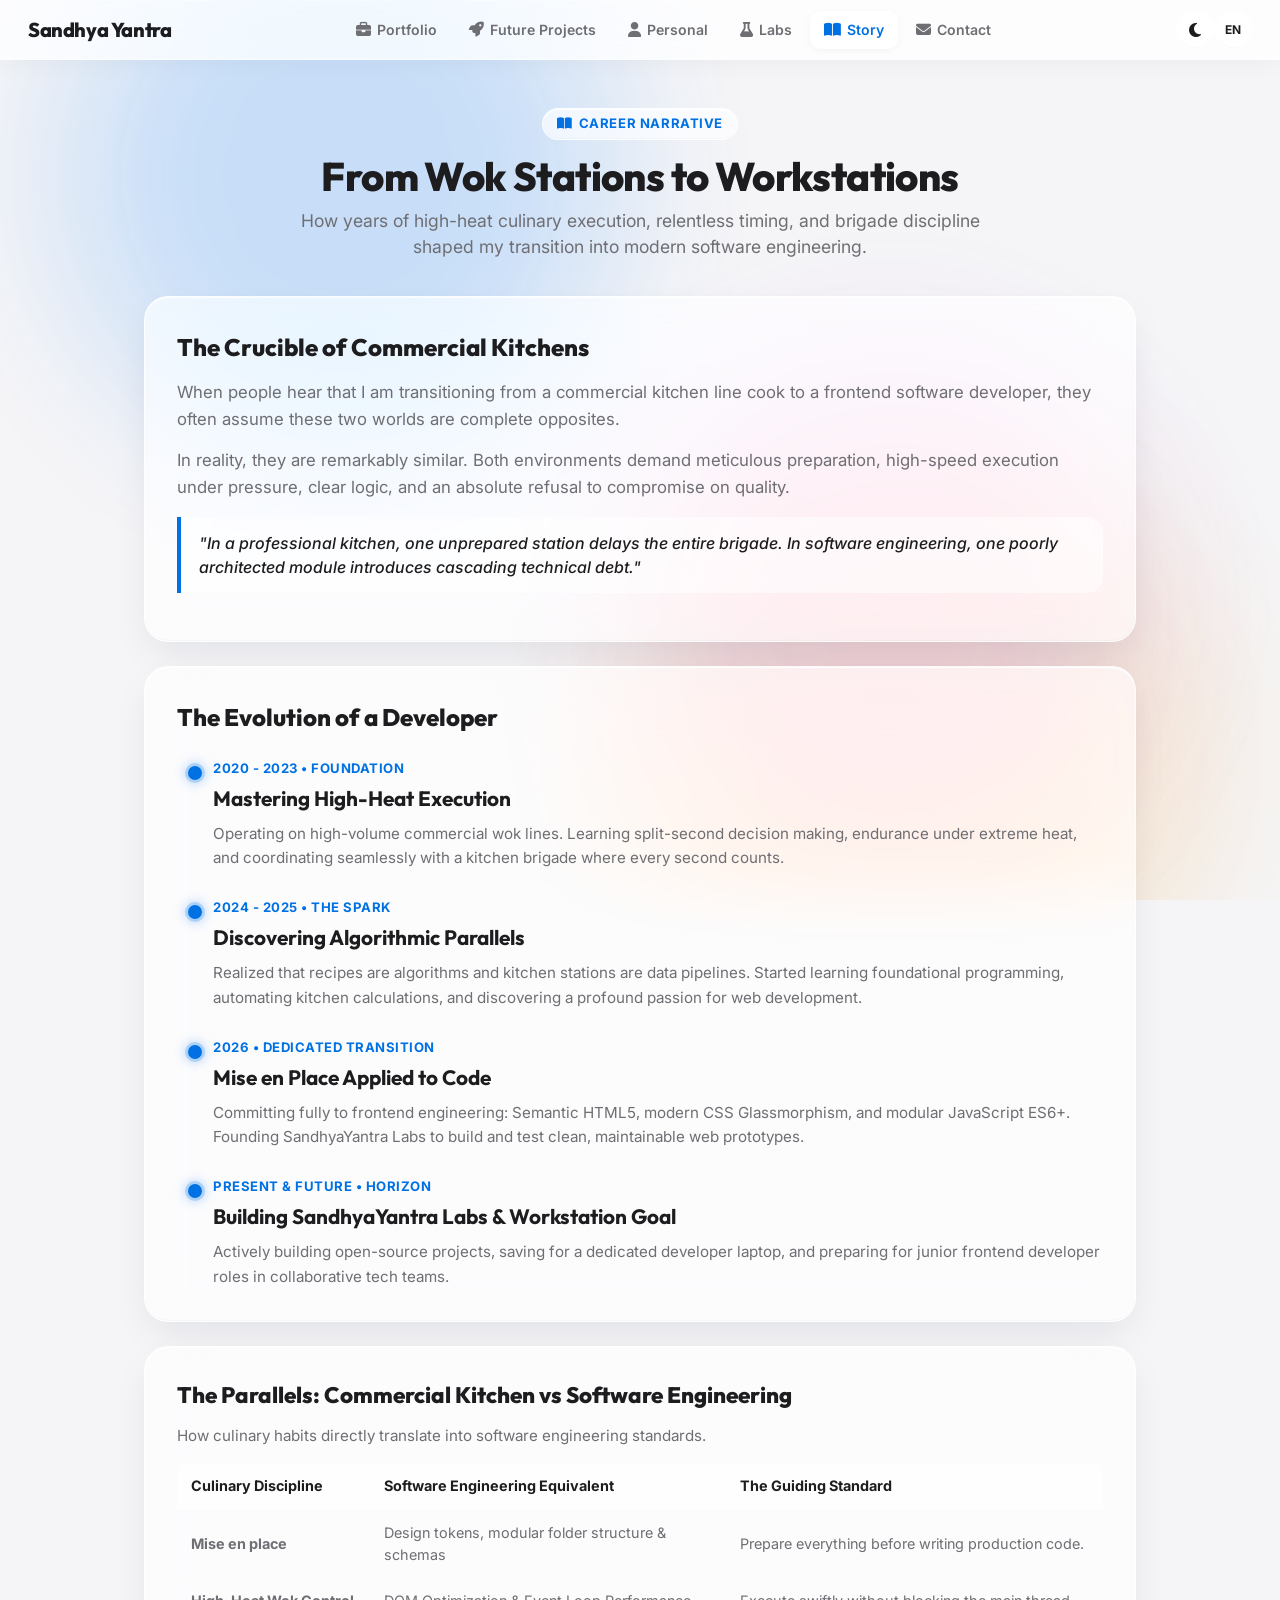
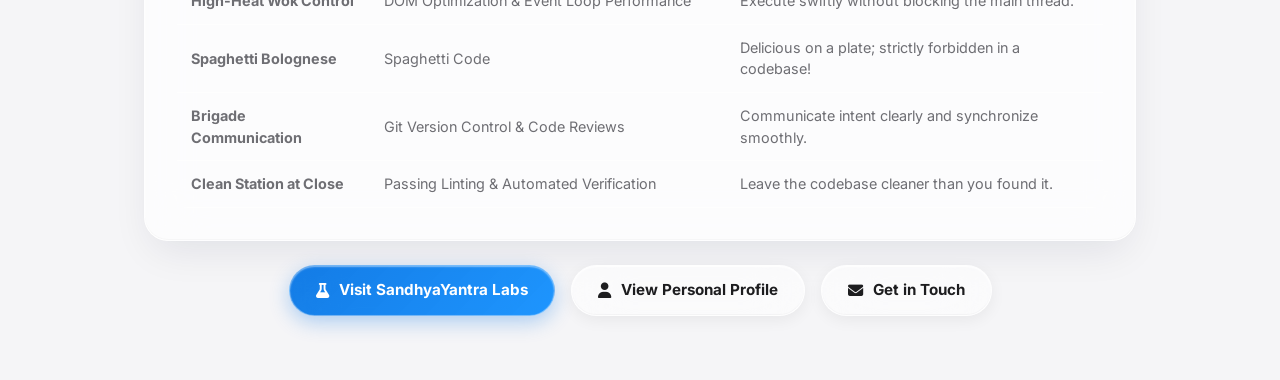
<file: story.html>
<!DOCTYPE html>
<html lang="en">
<head>
  <meta charset="UTF-8">
  <meta name="viewport" content="width=device-width, initial-scale=1.0">
  <title>My Story | From Wok Stations to Workstations</title>
  <meta name="description" content="The story of Sandhya Yantra - Transitioning from commercial culinary kitchens to modern web development.">
  <meta name="robots" content="index, follow">
  <link rel="canonical" href="https://sandhyayantra.github.io/SandhyaYantra/story.html">
  <meta property="og:type" content="article">
  <meta property="og:site_name" content="Sandhya Yantra">
  <meta property="og:title" content="My Story | From Wok Stations to Workstations">
  <meta property="og:description" content="The story of Sandhya Yantra - Transitioning from commercial culinary kitchens to modern web development.">
  <meta property="og:url" content="https://sandhyayantra.github.io/SandhyaYantra/story.html">
  <meta property="og:image" content="https://sandhyayantra.github.io/SandhyaYantra/assets/img/index-image.webp">
  <meta property="og:image:alt" content="The story of Sandhya Yantra's transition into web development">
  <meta name="twitter:card" content="summary_large_image">
  <meta name="twitter:title" content="My Story | From Wok Stations to Workstations">
  <meta name="twitter:description" content="The story of Sandhya Yantra - Transitioning from commercial culinary kitchens to modern web development.">
  <meta name="twitter:image" content="https://sandhyayantra.github.io/SandhyaYantra/assets/img/index-image.webp">
  
  <!-- Font Awesome 6 CDN for crisp icons -->
  <link rel="stylesheet" href="https://cdnjs.cloudflare.com/ajax/libs/font-awesome/6.5.1/css/all.min.css">
  
  <!-- Google Fonts: Inter & Outfit -->
  <link rel="preconnect" href="https://fonts.googleapis.com">
  <link rel="preconnect" href="https://fonts.gstatic.com" crossorigin>
  <link href="https://fonts.googleapis.com/css2?family=Inter:wght@300;400;500;600;700;800&family=Outfit:wght@500;600;700;800&display=swap" rel="stylesheet">
  
  <!-- Apple Liquid Glass Theme CSS -->
  <link rel="stylesheet" href="assets/css/style.css?v=8">
</head>
<body>

  <!-- Ambient Fluid Light Blobs -->
  <div class="glass-ambient-bg" aria-hidden="true">
    <div class="ambient-blob blob-1"></div>
    <div class="ambient-blob blob-2"></div>
    <div class="ambient-blob blob-3"></div>
  </div>

  <!-- ==========================================================================
       APPLE LIQUID GLASS TOP NAVIGATION BAR
       ========================================================================== -->
  <header class="glass-navbar">
    <div class="glass-nav-left">
      <a href="index.html" class="glass-brand-title">Sandhya Yantra</a>
    </div>

    <nav class="glass-nav-center" aria-label="Main Navigation">
      <a href="portfolio.html" class="glass-nav-tab" title="Portfolio">
        <i class="fa-solid fa-briefcase"></i>
        <span class="tab-label">Portfolio</span>
      </a>
      <a href="futureprojects.html" class="glass-nav-tab" title="Future Projects">
        <i class="fa-solid fa-rocket"></i>
        <span class="tab-label">Future Projects</span>
      </a>
      <a href="personal.html" class="glass-nav-tab" title="Personal Profile">
        <i class="fa-solid fa-user"></i>
        <span class="tab-label">Personal</span>
      </a>
      <a href="sandhyayantralabs.html" class="glass-nav-tab" title="SandhyaYantra Labs">
        <i class="fa-solid fa-flask"></i>
        <span class="tab-label">Labs</span>
      </a>
      <a href="story.html" class="glass-nav-tab active" title="My Story">
        <i class="fa-solid fa-book-open"></i>
        <span class="tab-label">Story</span>
      </a>
      <a href="contact.html" class="glass-nav-tab" title="Contact">
        <i class="fa-solid fa-envelope"></i>
        <span class="tab-label">Contact</span>
      </a>
    </nav>

    <div class="glass-nav-right">
      <button class="glass-theme-btn" id="themeToggleBtn" title="Ganti Tema (Dark / Light Mode)" aria-label="Ganti Tema">
        <i class="fa-solid fa-moon" id="themeIcon"></i>
      </button>
      <button class="glass-language-btn" id="languageToggleBtn" type="button" aria-label="Ubah bahasa">
        <span id="languageLabel">EN</span>
      </button>
    </div>
  </header>

  <!-- ==========================================================================
       MAIN CONTENT CONTAINER
       ========================================================================== -->
  <main class="glass-page-container">
    
    <!-- Section Header -->
    <section class="glass-header-section">
      <span class="glass-badge"><i class="fa-solid fa-book-open"></i> Career Narrative</span>
      <h1 class="glass-page-title">From Wok Stations to Workstations</h1>
      <p class="glass-page-subtitle">
        How years of high-heat culinary execution, relentless timing, and brigade discipline shaped my transition into modern software engineering.
      </p>
    </section>

    <!-- Narrative Intro Panel -->
    <section class="glass-panel">
      <h2 style="font-size: 1.5rem; font-weight: 800; margin-bottom: 14px; font-family: 'Outfit', sans-serif;">
        The Crucible of Commercial Kitchens
      </h2>
      <p style="font-size: 1.05rem; color: var(--apple-text-secondary); line-height: 1.6; margin-bottom: 14px;">
        When people hear that I am transitioning from a commercial kitchen line cook to a frontend software developer, they often assume these two worlds are complete opposites.
      </p>
      <p style="font-size: 1.05rem; color: var(--apple-text-secondary); line-height: 1.6; margin-bottom: 14px;">
        In reality, they are remarkably similar. Both environments demand meticulous preparation, high-speed execution under pressure, clear logic, and an absolute refusal to compromise on quality.
      </p>
      <div class="quote-highlight-glass">
        "In a professional kitchen, one unprepared station delays the entire brigade. In software engineering, one poorly architected module introduces cascading technical debt."
      </div>
    </section>

    <!-- Journey Timeline Section -->
    <section class="glass-panel">
      <h2 style="font-size: 1.5rem; font-weight: 800; margin-bottom: 24px; font-family: 'Outfit', sans-serif;">
        The Evolution of a Developer
      </h2>

      <div class="timeline-track">
        
        <!-- Timeline Item 1 -->
        <div class="timeline-item">
          <div class="timeline-dot"></div>
          <div class="timeline-time">2020 - 2023 • Foundation</div>
          <h3 class="timeline-title">Mastering High-Heat Execution</h3>
          <p class="timeline-desc">
            Operating on high-volume commercial wok lines. Learning split-second decision making, endurance under extreme heat, and coordinating seamlessly with a kitchen brigade where every second counts.
          </p>
        </div>

        <!-- Timeline Item 2 -->
        <div class="timeline-item">
          <div class="timeline-dot"></div>
          <div class="timeline-time">2024 - 2025 • The Spark</div>
          <h3 class="timeline-title">Discovering Algorithmic Parallels</h3>
          <p class="timeline-desc">
            Realized that recipes are algorithms and kitchen stations are data pipelines. Started learning foundational programming, automating kitchen calculations, and discovering a profound passion for web development.
          </p>
        </div>

        <!-- Timeline Item 3 -->
        <div class="timeline-item">
          <div class="timeline-dot"></div>
          <div class="timeline-time">2026 • Dedicated Transition</div>
          <h3 class="timeline-title">Mise en Place Applied to Code</h3>
          <p class="timeline-desc">
            Committing fully to frontend engineering: Semantic HTML5, modern CSS Glassmorphism, and modular JavaScript ES6+. Founding SandhyaYantra Labs to build and test clean, maintainable web prototypes.
          </p>
        </div>

        <!-- Timeline Item 4 -->
        <div class="timeline-item">
          <div class="timeline-dot"></div>
          <div class="timeline-time">Present & Future • Horizon</div>
          <h3 class="timeline-title">Building SandhyaYantra Labs & Workstation Goal</h3>
          <p class="timeline-desc">
            Actively building open-source projects, saving for a dedicated developer laptop, and preparing for junior frontend developer roles in collaborative tech teams.
          </p>
        </div>

      </div>
    </section>

    <!-- Comparison Table: Kitchen vs Code -->
    <section class="glass-panel">
      <h2 style="font-size: 1.4rem; font-weight: 800; margin-bottom: 12px; font-family: 'Outfit', sans-serif;">
        The Parallels: Commercial Kitchen vs Software Engineering
      </h2>
      <p style="font-size: 0.95rem; color: var(--apple-text-secondary); margin-bottom: 16px;">
        How culinary habits directly translate into software engineering standards.
      </p>

      <div class="table-responsive-wrapper">
        <table class="comparison-table-glass">
          <thead>
            <tr>
              <th>Culinary Discipline</th>
              <th>Software Engineering Equivalent</th>
              <th>The Guiding Standard</th>
            </tr>
          </thead>
          <tbody>
            <tr>
              <td><strong>Mise en place</strong></td>
              <td>Design tokens, modular folder structure & schemas</td>
              <td>Prepare everything before writing production code.</td>
            </tr>
            <tr>
              <td><strong>High-Heat Wok Control</strong></td>
              <td>DOM Optimization & Event Loop Performance</td>
              <td>Execute swiftly without blocking the main thread.</td>
            </tr>
            <tr>
              <td><strong>Spaghetti Bolognese</strong></td>
              <td>Spaghetti Code</td>
              <td>Delicious on a plate; strictly forbidden in a codebase!</td>
            </tr>
            <tr>
              <td><strong>Brigade Communication</strong></td>
              <td>Git Version Control & Code Reviews</td>
              <td>Communicate intent clearly and synchronize smoothly.</td>
            </tr>
            <tr>
              <td><strong>Clean Station at Close</strong></td>
              <td>Passing Linting & Automated Verification</td>
              <td>Leave the codebase cleaner than you found it.</td>
            </tr>
          </tbody>
        </table>
      </div>
    </section>

    <!-- Bottom Actions Group -->
    <div style="display: flex; justify-content: center; gap: 16px; margin-top: 10px; flex-wrap: wrap;">
      <a href="sandhyayantralabs.html" class="glass-btn glass-btn-primary">
        <i class="fa-solid fa-flask"></i> Visit SandhyaYantra Labs
      </a>
      <a href="personal.html" class="glass-btn glass-btn-secondary">
        <i class="fa-solid fa-user"></i> View Personal Profile
      </a>
      <a href="contact.html" class="glass-btn glass-btn-secondary">
        <i class="fa-solid fa-envelope"></i> Get in Touch
      </a>
    </div>

  </main>

  <!-- Custom JavaScript (Theme Switcher & Interactions) -->
  <script src="assets/js/script.js?v=8"></script>
</body>
</html>
</file>
<file: assets/css/style.css>
/* ==========================================================================
   SANDHYA YANTRA - APPLE LIQUID GLASS THEME (STYLE.CSS)
   Ultra-Premium Apple Glassmorphism with Full Mobile & Desktop Responsiveness
   ========================================================================== */

:root {
  /* Apple Light Mode - Pure Liquid Glass */
  --glass-bg-base: #f5f5f7;
  --glass-panel-bg: rgba(255, 255, 255, 0.68);
  --glass-panel-hover: rgba(255, 255, 255, 0.84);
  --glass-nav-bg: rgba(255, 255, 255, 0.78);
  --glass-card-nested: rgba(255, 255, 255, 0.55);
  --glass-border: rgba(255, 255, 255, 0.7);
  --glass-border-subtle: rgba(255, 255, 255, 0.45);
  --glass-inner-specular: inset 0 1px 1.5px 0 rgba(255, 255, 255, 0.95), inset 0 -1px 1px 0 rgba(0, 0, 0, 0.03);
  --glass-shadow: 0 16px 40px -8px rgba(0, 20, 60, 0.09), 0 0 1px rgba(0, 0, 0, 0.08);
  --glass-shadow-hover: 0 24px 50px -6px rgba(0, 50, 150, 0.15), 0 0 1px rgba(0, 0, 0, 0.1);
  --glass-blur: blur(28px) saturate(190%);
  
  /* Mouse & Touch Spotlight Glow Color */
  --mouse-glow: rgba(0, 113, 227, 0.16);
  --mouse-glow-border: rgba(0, 113, 227, 0.35);
  
  /* Text & Accent Tokens */
  --apple-text-primary: #1d1d1f;
  --apple-text-secondary: #6e6e73;
  --apple-text-muted: #86868b;
  --apple-blue: #0071e3;
  --apple-blue-hover: #0077ed;
  --apple-blue-glow: rgba(0, 113, 227, 0.3);
  --apple-green: #34c759;
  --apple-purple: #af52de;
  --apple-orange: #ff9500;
  
  /* Input & Button Tokens */
  --btn-primary-bg: linear-gradient(135deg, rgba(0, 113, 227, 0.92) 0%, rgba(0, 136, 255, 0.88) 100%);
  --btn-primary-border: rgba(255, 255, 255, 0.4);
  --btn-secondary-bg: rgba(255, 255, 255, 0.55);
  --btn-secondary-border: rgba(255, 255, 255, 0.7);
  --btn-secondary-hover: rgba(255, 255, 255, 0.88);
  --btn-secondary-text: #1d1d1f;
  --glass-input-bg: rgba(255, 255, 255, 0.65);
  --glass-input-border: rgba(0, 0, 0, 0.1);
  
  /* Ambient Mesh Orbs */
  --blob-1: rgba(0, 122, 255, 0.22);
  --blob-2: rgba(255, 149, 0, 0.18);
  --blob-3: rgba(175, 82, 222, 0.18);

  /* Dimensions & Typography */
  --nav-height: 60px;
  --radius-sm: 10px;
  --radius-md: 16px;
  --radius-lg: 24px;
  --radius-full: 9999px;
  --font-sans: -apple-system, BlinkMacSystemFont, 'SF Pro Display', 'SF Pro Text', 'Inter', 'Segoe UI', Roboto, sans-serif;
  --transition: all 0.3s cubic-bezier(0.16, 1, 0.3, 1);
}

[data-theme="dark"] {
  /* Apple Dark Mode - Deep Cosmic VisionOS Glass */
  --glass-bg-base: #0a0c10;
  --glass-panel-bg: rgba(24, 28, 38, 0.72);
  --glass-panel-hover: rgba(34, 40, 56, 0.85);
  --glass-nav-bg: rgba(18, 22, 30, 0.82);
  --glass-card-nested: rgba(255, 255, 255, 0.05);
  --glass-border: rgba(255, 255, 255, 0.14);
  --glass-border-subtle: rgba(255, 255, 255, 0.08);
  --glass-inner-specular: inset 0 1px 1.5px 0 rgba(255, 255, 255, 0.25), inset 0 -1px 1px 0 rgba(0, 0, 0, 0.4);
  --glass-shadow: 0 20px 60px -10px rgba(0, 0, 0, 0.7), 0 0 1px rgba(255, 255, 255, 0.1);
  --glass-shadow-hover: 0 30px 70px -8px rgba(0, 0, 0, 0.85), 0 0 1px rgba(255, 255, 255, 0.2);
  --glass-blur: blur(32px) saturate(210%);
  
  /* Mouse & Touch Spotlight Glow Color */
  --mouse-glow: rgba(41, 151, 255, 0.25);
  --mouse-glow-border: rgba(41, 151, 255, 0.45);
  
  /* Text & Accent Tokens */
  --apple-text-primary: #f5f5f7;
  --apple-text-secondary: #a1a1a6;
  --apple-text-muted: #86868b;
  --apple-blue: #2997ff;
  --apple-blue-hover: #40a9ff;
  --apple-blue-glow: rgba(41, 151, 255, 0.4);
  --apple-green: #30d158;
  --apple-purple: #bf5af2;
  --apple-orange: #ff9f0a;
  
  /* Input & Button Tokens */
  --btn-primary-bg: linear-gradient(135deg, rgba(41, 151, 255, 0.9) 0%, rgba(0, 113, 227, 0.85) 100%);
  --btn-primary-border: rgba(255, 255, 255, 0.35);
  --btn-secondary-bg: rgba(255, 255, 255, 0.09);
  --btn-secondary-border: rgba(255, 255, 255, 0.16);
  --btn-secondary-hover: rgba(255, 255, 255, 0.18);
  --btn-secondary-text: #f5f5f7;
  --glass-input-bg: rgba(255, 255, 255, 0.07);
  --glass-input-border: rgba(255, 255, 255, 0.12);
  
  /* Ambient Mesh Orbs */
  --blob-1: rgba(0, 113, 227, 0.28);
  --blob-2: rgba(255, 69, 58, 0.2);
  --blob-3: rgba(191, 90, 242, 0.24);
}

/* ==========================================================================
   BASE RESET, ACCESSIBILITY & TEXT SELECTION CONTROL
   ========================================================================== */
* {
  margin: 0;
  padding: 0;
  box-sizing: border-box;
  font-family: var(--font-sans);
  -webkit-font-smoothing: antialiased;
  -moz-osx-font-smoothing: grayscale;
  
  /* Disable text selection and highlight */
  -webkit-user-select: none;
  -moz-user-select: none;
  -ms-user-select: none;
  user-select: none;
  -webkit-touch-callout: none;
}

html {
  font-size: 16px;
  scroll-behavior: smooth;
}

body {
  background-color: var(--glass-bg-base);
  color: var(--apple-text-primary);
  min-height: 100vh;
  display: flex;
  flex-direction: column;
  line-height: 1.5;
  overflow-x: hidden;
  position: relative;
  transition: background-color 0.4s ease, color 0.4s ease;
  touch-action: manipulation;
  
  /* Disable text selection */
  -webkit-user-select: none;
  -moz-user-select: none;
  -ms-user-select: none;
  user-select: none;
}

/* Allow text selection in form inputs and textareas so users can type normally */
input,
textarea {
  -webkit-user-select: text;
  -moz-user-select: text;
  -ms-user-select: text;
  user-select: text;
}

img {
  -webkit-user-drag: none;
  user-select: none;
  -webkit-user-select: none;
  pointer-events: auto;
}

a {
  text-decoration: none;
  color: inherit;
}

button {
  border: none;
  background: transparent;
  cursor: pointer;
  font-family: inherit;
  font-size: 0.9375rem;
  transition: var(--transition);
  touch-action: manipulation;
}

.glass-language-btn {
  width: 38px;
  height: 38px;
  min-width: 38px;
  min-height: 38px;
  padding: 0;
  border: 1px solid var(--glass-border);
  border-radius: 50%;
  background: var(--glass-panel-bg);
  backdrop-filter: var(--glass-blur);
  -webkit-backdrop-filter: var(--glass-blur);
  box-shadow: var(--glass-inner-specular);
  color: var(--apple-text-primary);
  font-size: 0.75rem;
  font-weight: 700;
  letter-spacing: 0;
  display: flex;
  align-items: center;
  justify-content: center;
}

.glass-language-btn:hover,
.glass-language-btn:focus-visible {
  background: var(--glass-panel-hover);
  transform: scale(1.08);
  color: var(--apple-blue);
  border-color: var(--apple-blue);
  outline: none;
}

/* ==========================================================================
   AMBIENT FLUID LIGHT BLOBS
   ========================================================================== */
.glass-ambient-bg {
  position: fixed;
  top: 0;
  left: 0;
  width: 100vw;
  height: 100vh;
  pointer-events: none;
  z-index: 0;
  overflow: hidden;
}

.ambient-blob {
  position: absolute;
  border-radius: 50%;
  filter: blur(80px);
  opacity: 0.85;
  animation: floatFluid 20s infinite alternate ease-in-out;
}

.blob-1 {
  width: clamp(300px, 45vw, 550px);
  height: clamp(300px, 45vw, 550px);
  background: var(--blob-1);
  top: -100px;
  left: 5%;
  animation-duration: 18s;
}

.blob-2 {
  width: clamp(320px, 50vw, 600px);
  height: clamp(320px, 50vw, 600px);
  background: var(--blob-2);
  bottom: -150px;
  right: 5%;
  animation-duration: 22s;
}

.blob-3 {
  width: clamp(260px, 40vw, 500px);
  height: clamp(260px, 40vw, 500px);
  background: var(--blob-3);
  top: 40%;
  left: 50%;
  animation-name: floatFluidCentered;
  animation-duration: 25s;
}

@keyframes floatFluid {
  0% { transform: translate(0, 0) scale(1); }
  50% { transform: translate(40px, -30px) scale(1.08); }
  100% { transform: translate(-30px, 40px) scale(0.95); }
}

@keyframes floatFluidCentered {
  0%   { transform: translate(-50%, -50%) scale(1); }
  50%  { transform: translate(calc(-50% + 40px), calc(-50% - 30px)) scale(1.08); }
  100% { transform: translate(calc(-50% - 30px), calc(-50% + 40px)) scale(0.95); }
}

/* ==========================================================================
   DYNAMIC MOUSE & TOUCH SPOTLIGHT GLOW EFFECT (APPLE VISIONOS STYLE)
   ========================================================================== */
.glass-panel,
.glass-card-wrapper,
.glass-box-nested,
.lab-card,
.capability-item {
  position: relative;
  overflow: hidden;
}

/* Radial Light Follower Layer */
.glass-panel::before,
.glass-card-wrapper::before,
.glass-box-nested::before,
.lab-card::before,
.capability-item::before {
  content: '';
  position: absolute;
  top: 0;
  left: 0;
  right: 0;
  bottom: 0;
  border-radius: inherit;
  background: radial-gradient(
    480px circle at var(--mouse-x, -999px) var(--mouse-y, -999px),
    var(--mouse-glow),
    transparent 65%
  );
  opacity: 0;
  pointer-events: none;
  z-index: 1;
  transition: opacity 0.35s ease;
}

/* Border Spotlight Sheen */
.glass-panel::after,
.glass-card-wrapper::after,
.glass-box-nested::after,
.lab-card::after,
.capability-item::after {
  content: '';
  position: absolute;
  top: 0;
  left: 0;
  right: 0;
  bottom: 0;
  border-radius: inherit;
  padding: 1px;
  background: radial-gradient(
    380px circle at var(--mouse-x, -999px) var(--mouse-y, -999px),
    var(--mouse-glow-border),
    transparent 60%
  );
  /* -webkit-mask: linear-gradient(#fff 0 0) content-box, linear-gradient(#fff 0 0); */
  -webkit-mask-composite: xor;
  mask-composite: exclude;
  opacity: 0;
  pointer-events: none;
  z-index: 2;
  transition: opacity 0.35s ease;
}

/* Show glow when hovered or touched */
.glass-panel:hover::before,
.glass-panel:hover::after,
.glass-card-wrapper:hover::before,
.glass-card-wrapper:hover::after,
.glass-box-nested:hover::before,
.glass-box-nested:hover::after,
.lab-card:hover::before,
.lab-card:hover::after,
.capability-item:hover::before,
.capability-item:hover::after {
  opacity: 1;
}

/* Inner content layering */
.glass-panel > *,
.glass-card-wrapper > *,
.glass-box-nested > *,
.lab-card > *,
.capability-item > * {
  position: relative;
  z-index: 3;
}

/* ==========================================================================
   TOP NAVIGATION BAR (RESPONSIVE FOR MOBILE & DESKTOP)
   ========================================================================== */
.glass-navbar {
  position: sticky;
  top: 0;
  z-index: 1000;
  height: var(--nav-height);
  background: var(--glass-nav-bg);
  backdrop-filter: var(--glass-blur);
  -webkit-backdrop-filter: var(--glass-blur);
  border-bottom: 1px solid var(--glass-border-subtle);
  box-shadow: 0 4px 24px rgba(0, 0, 0, 0.04), inset 0 1px 0 rgba(255, 255, 255, 0.3);
  display: flex;
  align-items: center;
  justify-content: space-between;
  padding: 0 clamp(12px, 3vw, 28px);
  gap: 12px;
  transition: var(--transition);
}

.glass-nav-left {
  display: flex;
  align-items: center;
  flex-shrink: 0;
}

.glass-brand-title {
  font-weight: 800;
  font-size: clamp(1.05rem, 2.5vw, 1.25rem);
  color: var(--apple-text-primary);
  letter-spacing: -0.4px;
  font-family: 'Outfit', var(--font-sans);
  transition: var(--transition);
  display: inline-flex;
  align-items: center;
  white-space: nowrap;
}

.glass-brand-title:hover {
  color: var(--apple-blue);
}

/* Center Tabs (Horizontal Scrollable on Mobile) */
.glass-nav-center {
  display: flex;
  align-items: center;
  justify-content: center;
  height: 100%;
  gap: 4px;
  overflow-x: auto;
  scrollbar-width: none;
  -webkit-overflow-scrolling: touch;
  /* FIX: claim remaining space so tabs don't get clipped */
  flex: 1;
  min-width: 0;
}

.glass-nav-center::-webkit-scrollbar {
  display: none;
}

.glass-nav-tab {
  height: 38px;
  padding: 0 14px;
  display: flex;
  align-items: center;
  justify-content: center;
  gap: 6px;
  border-radius: var(--radius-sm);
  color: var(--apple-text-secondary);
  font-size: 0.88rem;
  font-weight: 600;
  position: relative;
  white-space: nowrap;
  flex-shrink: 0;
  transition: var(--transition);
}

.glass-nav-tab i {
  font-size: 15px;
}

.glass-nav-tab:hover {
  background: var(--glass-panel-hover);
  color: var(--apple-text-primary);
  box-shadow: inset 0 1px 1px rgba(255, 255, 255, 0.3);
}

.glass-nav-tab.active {
  color: var(--apple-blue);
  background: var(--glass-panel-bg);
  box-shadow: inset 0 1px 1px rgba(255, 255, 255, 0.4), 0 2px 8px rgba(0, 0, 0, 0.04);
}

.glass-nav-right {
  display: flex;
  align-items: center;
  justify-content: flex-end;
  flex-shrink: 0;
}

.glass-theme-btn {
  width: 38px;
  height: 38px;
  min-width: 38px;
  min-height: 38px;
  border-radius: 50%;
  background: var(--glass-panel-bg);
  backdrop-filter: var(--glass-blur);
  -webkit-backdrop-filter: var(--glass-blur);
  border: 1px solid var(--glass-border);
  box-shadow: var(--glass-inner-specular);
  display: flex;
  align-items: center;
  justify-content: center;
  color: var(--apple-text-primary);
  font-size: 16px;
  cursor: pointer;
  transition: var(--transition);
}

.glass-theme-btn:hover {
  background: var(--glass-panel-hover);
  transform: scale(1.08) rotate(15deg);
  border-color: var(--apple-blue);
}

/* ==========================================================================
   PAGE CONTAINER & FLUID SECTION HEADERS
   ========================================================================== */
.glass-page-container {
  flex: 1;
  max-width: 1040px;
  width: 100%;
  margin: 0 auto;
  padding: clamp(24px, 4vw, 48px) clamp(14px, 3vw, 24px) clamp(40px, 6vw, 64px) clamp(14px, 3vw, 24px);
  position: relative;
  z-index: 10;
}

.glass-header-section {
  text-align: center;
  margin-bottom: clamp(24px, 4vw, 36px);
  animation: glassFadeUp 0.5s ease forwards;
}

.glass-badge {
  display: inline-flex;
  align-items: center;
  gap: 6px;
  padding: 5px 14px;
  background: var(--glass-panel-bg);
  backdrop-filter: var(--glass-blur);
  -webkit-backdrop-filter: var(--glass-blur);
  border: 1px solid var(--glass-border);
  border-radius: var(--radius-full);
  color: var(--apple-blue);
  font-size: clamp(0.75rem, 1.8vw, 0.82rem);
  font-weight: 700;
  text-transform: uppercase;
  letter-spacing: 0.6px;
  box-shadow: var(--glass-inner-specular);
  margin-bottom: 12px;
}

.glass-page-title {
  font-size: clamp(1.75rem, 4.5vw, 2.5rem);
  font-weight: 800;
  color: var(--apple-text-primary);
  letter-spacing: -0.6px;
  font-family: 'Outfit', var(--font-sans);
  margin-bottom: 8px;
  line-height: 1.2;
}

.glass-page-subtitle {
  font-size: clamp(0.95rem, 2vw, 1.1rem);
  color: var(--apple-text-secondary);
  max-width: 680px;
  margin: 0 auto;
  line-height: 1.5;
}

/* ==========================================================================
   UNIVERSAL LIQUID GLASS PANELS & FLUID GRIDS
   ========================================================================== */
.glass-panel {
  background: var(--glass-panel-bg);
  backdrop-filter: var(--glass-blur);
  -webkit-backdrop-filter: var(--glass-blur);
  border: 1px solid var(--glass-border);
  border-radius: var(--radius-lg);
  box-shadow: var(--glass-shadow), var(--glass-inner-specular);
  padding: clamp(20px, 3.5vw, 32px);
  margin-bottom: clamp(16px, 2.5vw, 24px);
  transition: var(--transition);
  animation: glassFadeUp 0.6s cubic-bezier(0.16, 1, 0.3, 1) forwards;
}

.glass-panel:hover {
  box-shadow: var(--glass-shadow-hover), var(--glass-inner-specular);
}

.glass-grid-2 {
  display: grid;
  grid-template-columns: repeat(auto-fit, minmax(min(100%, 360px), 1fr));
  gap: clamp(16px, 2.5vw, 24px);
  margin-bottom: clamp(16px, 2.5vw, 24px);
}

.glass-grid-3 {
  display: grid;
  grid-template-columns: repeat(auto-fit, minmax(min(100%, 280px), 1fr));
  gap: clamp(16px, 2.5vw, 24px);
  margin-bottom: clamp(16px, 2.5vw, 24px);
}

/* Nested Glass Box */
.glass-box-nested {
  background: var(--glass-card-nested);
  border: 1px solid var(--glass-border-subtle);
  border-radius: var(--radius-md);
  padding: clamp(16px, 2.5vw, 20px);
  box-shadow: inset 0 1px 1px rgba(255, 255, 255, 0.2);
  transition: var(--transition);
}

.glass-box-nested:hover {
  background: var(--glass-panel-hover);
  transform: translateY(-2px);
}

/* Glass Buttons */
.glass-btn {
  display: inline-flex;
  align-items: center;
  justify-content: center;
  gap: 10px;
  padding: 13px clamp(18px, 3vw, 26px);
  min-height: 46px;
  border-radius: var(--radius-full);
  font-weight: 700;
  font-size: 0.95rem;
  cursor: pointer;
  transition: var(--transition);
  backdrop-filter: var(--glass-blur);
  -webkit-backdrop-filter: var(--glass-blur);
  position: relative;
  z-index: 3;
  text-align: center;
}

.glass-btn-primary {
  background: var(--btn-primary-bg);
  color: #ffffff;
  border: 1px solid var(--btn-primary-border);
  box-shadow: 0 6px 20px var(--apple-blue-glow), inset 0 1px 1.5px rgba(255, 255, 255, 0.45);
}

.glass-btn-primary:hover {
  transform: translateY(-2px);
  box-shadow: 0 10px 28px var(--apple-blue-glow), inset 0 1px 1.5px rgba(255, 255, 255, 0.6);
  filter: brightness(1.05);
}

.glass-btn-secondary {
  background: var(--btn-secondary-bg);
  color: var(--btn-secondary-text);
  border: 1px solid var(--btn-secondary-border);
  box-shadow: 0 4px 16px rgba(0, 0, 0, 0.06), var(--glass-inner-specular);
}

.glass-btn-secondary:hover {
  background: var(--btn-secondary-hover);
  transform: translateY(-2px);
  box-shadow: 0 8px 24px rgba(0, 0, 0, 0.12), var(--glass-inner-specular);
}

.contact-map-shell {
  margin-top: 20px;
  border-radius: 18px;
  overflow: hidden;
  border: 1px solid var(--glass-border);
  box-shadow: var(--glass-shadow), var(--glass-inner-specular);
  background: var(--glass-panel-bg);
}

.contact-map-heading {
  display: flex;
  align-items: center;
  justify-content: space-between;
  gap: 12px;
  padding: 12px;
  color: var(--apple-text-primary);
  font-size: 0.82rem;
  font-weight: 700;
}

.contact-map-heading > span {
  display: inline-flex;
  align-items: center;
  gap: 8px;
}

.contact-map-heading > span i {
  color: var(--apple-blue);
}

.contact-map-toggle {
  flex-shrink: 0;
  padding: 7px 12px;
  min-height: 38px;
  font-size: 0.78rem;
}

.contact-map-frame {
  display: none;
  height: 220px;
}

.contact-map-frame.is-expanded {
  display: block;
}

.contact-map-frame iframe {
  width: 100%;
  height: 100%;
  border: 0;
  display: block;
  filter: saturate(0.85) contrast(0.95);
}

/* ==========================================================================
   PERSONAL PAGE STYLES
   ========================================================================== */
.personal-bio-lead {
  font-size: clamp(1rem, 2vw, 1.15rem);
  font-weight: 600;
  color: var(--apple-text-primary);
  margin-bottom: 12px;
  line-height: 1.5;
}

.personal-bio-text {
  font-size: clamp(0.92rem, 1.8vw, 1rem);
  color: var(--apple-text-secondary);
  line-height: 1.6;
  margin-bottom: 16px;
}


.personal-page {
  max-width: 1120px;
}

.personal-profile-hero {
  margin-bottom: 32px;
  overflow: hidden;
  border: 1px solid var(--glass-border);
  border-radius: var(--radius-lg);
  background: var(--glass-panel-bg);
  box-shadow: var(--glass-shadow);
}

.personal-cover-placeholder {
  min-height: 220px;
  display: flex;
  align-items: center;
  justify-content: center;
  background: linear-gradient(135deg, #162033 0%, #263b50 52%, #8b5e3c 100%);
  color: rgba(255, 255, 255, 0.82);
  font-size: 0.82rem;
  font-weight: 700;
  letter-spacing: 0.08em;
  text-transform: uppercase;
}

.personal-cover-placeholder img {
  padding: 9px 14px;
  border: 1px solid rgba(255, 255, 255, 0.28);
  border-radius: var(--radius-full);
  background: rgba(0, 0, 0, 0.2);
  width: 100%;
  height: 100%;
  object-fit: cover;
  display: block;
}

.personal-cover-image {
  width: 100%;
  height: 100%;
  object-fit: cover;
  display: flex;
}

.personal-cover-placeholder i {
  margin-right: 7px;
}

/* Gunakan selector yang lebih panjang agar lebih kuat */
.personal-identity .personal-avatar-frame {
  position: relative !important;
  z-index: 99 !important;
}

.personal-identity {
  display: flex;
  align-items: center;
  gap: 28px;
  padding: 0 clamp(20px, 5vw, 52px) 34px;
  position: relative;
  z-index: 5;
}

.personal-avatar-frame {
  width: clamp(130px, 18vw, 190px);
  height: clamp(130px, 18vw, 190px);
  flex: 0 0 auto;
  margin-top: -68px;
  overflow: hidden;
  border: 6px solid var(--glass-panel-bg);
  border-radius: 50%;
  background: linear-gradient(135deg, #001022, #000000);
  box-shadow: 0 12px 30px rgba(0, 0, 0, 0.24);
}

.personal-avatar-frame {
  position: relative;
  z-index: 2;
}

.personal-avatar-frame img {
  width: 100%;
  height: 100%;
  display: block;
  object-fit: cover;
}

.personal-avatar-frame.is-missing::after {
  content: 'Profile photo';
  display: grid;
  width: 100%;
  height: 100%;
  place-items: center;
  color: rgba(255, 255, 255, 0.78);
  font-size: 0.7rem;
  font-weight: 800;
  letter-spacing: 0.08em;
  text-transform: uppercase;
}

.personal-identity-copy {
  padding-top: 24px;
}

.personal-identity-copy h1 {
  margin: 6px 0 8px;
  color: var(--apple-text-primary);
  font-family: 'Outfit', var(--font-sans);
  font-size: clamp(2rem, 5vw, 3.5rem);
  line-height: 1;
}

.personal-identity-copy h1 i {
  color: var(--apple-blue);
  font-size: 0.55em;
  vertical-align: middle;
}

.personal-identity-copy > p {
  max-width: 620px;
  color: var(--apple-text-secondary);
  font-size: 1.05rem;
  line-height: 1.5;
}

.personal-hero-links {
  display: flex;
  flex-wrap: wrap;
  gap: 10px;
  margin-top: 20px;
}

.personal-intro-grid {
  display: grid;
  grid-template-columns: minmax(0, 1.25fr) minmax(250px, 0.75fr);
  gap: clamp(24px, 6vw, 80px);
  align-items: start;
  margin: 0 auto clamp(58px, 9vw, 100px);
  max-width: 1000px;
}

.personal-intro-copy h2,
.personal-thanks-heading h2,
.personal-values-panel h2 {
  margin: 8px 0 18px;
  color: var(--apple-text-primary);
  font-family: 'Outfit', var(--font-sans);
  font-size: clamp(1.9rem, 4vw, 3.2rem);
  line-height: 1.05;
}

.personal-intro-copy .personal-bio-lead {
  max-width: 650px;
  font-size: 1.1rem;
  line-height: 1.55;
}

.personal-facts {
  display: grid;
  gap: 12px;
  padding-top: 28px;
}

.personal-facts > div {
  display: flex;
  gap: 12px;
  align-items: flex-start;
  padding: 14px;
  border-bottom: 1px solid var(--glass-border-subtle);
}

.personal-facts i {
  width: 20px;
  padding-top: 3px;
  color: var(--apple-blue);
}

.personal-facts span {
  display: grid;
  gap: 3px;
  color: var(--apple-text-secondary);
  font-size: 0.9rem;
}

.personal-facts strong {
  color: var(--apple-text-primary);
  font-size: 0.76rem;
  text-transform: uppercase;
  letter-spacing: 0.08em;
}

.personal-thanks-section {
  display: grid;
  grid-template-columns: minmax(0, 0.82fr) minmax(300px, 1.18fr);
  gap: clamp(24px, 5vw, 64px);
  align-items: center;
  margin-bottom: clamp(58px, 9vw, 104px);
}

.personal-thanks-heading > p {
  max-width: 440px;
  color: var(--apple-text-secondary);
  font-size: 1rem;
  line-height: 1.65;
}

.personal-couple-card {
  margin: 0;
  overflow: hidden;
  border: 1px solid var(--glass-border);
  border-radius: var(--radius-lg);
  background: var(--glass-panel-bg);
  box-shadow: var(--glass-shadow);
}

.personal-couple-card img {
  width: 100%;
  min-height: 440px;
  display: block;
  object-fit: cover;
}

.personal-couple-card figcaption {
  display: flex;
  gap: 12px;
  padding: 18px 20px 20px;
  color: var(--apple-text-secondary);
  font-size: 0.92rem;
  line-height: 1.55;
}

.personal-couple-card figcaption i {
  padding-top: 3px;
  color: #ff375f;
}

.personal-couple-card.is-missing::before {
  content: 'Couple photo';
  display: grid;
  min-height: 260px;
  place-items: center;
  color: var(--apple-text-muted);
  background: linear-gradient(135deg, var(--glass-card-nested), var(--glass-panel-hover));
  font-size: 0.8rem;
  font-weight: 800;
  letter-spacing: 0.08em;
  text-transform: uppercase;
}

.personal-values-panel {
  padding: clamp(24px, 5vw, 42px);
}

.personal-values-grid {
  display: grid;
  grid-template-columns: repeat(3, 1fr);
  gap: 20px;
  margin-top: 26px;
}

.personal-values-grid > div {
  padding-top: 18px;
  border-top: 1px solid var(--glass-border-subtle);
}

.personal-values-grid i {
  margin-bottom: 14px;
  color: var(--apple-blue);
  font-size: 1.2rem;
}

.personal-values-grid h3 {
  margin-bottom: 7px;
  color: var(--apple-text-primary);
  font-family: 'Outfit', var(--font-sans);
  font-size: 1rem;
}

.personal-values-grid p {
  color: var(--apple-text-secondary);
  font-size: 0.88rem;
  line-height: 1.5;
}

.personal-page > .glass-grid-2,
.personal-page > section.glass-panel:not(.personal-values-panel),
.personal-page > div[style] {
  display: none;
}

@media (max-width: 700px) {
  .personal-cover-placeholder {
    min-height: 170px;
  }

  .personal-identity {
    display: block;
    padding: 0 20px 26px;
  }

  .personal-avatar-frame {
    margin: -54px auto 0;
  }

  .personal-identity-copy {
    padding-top: 18px;
    text-align: center;
  }

  .personal-identity-copy h1 {
    font-size: 2.4rem;
  }

  .personal-hero-links {
    justify-content: center;
  }

  .personal-intro-grid,
  .personal-thanks-section {
    grid-template-columns: 1fr;
  }

  .personal-facts {
    padding-top: 0;
  }

  .personal-couple-card img {
    min-height: 360px;
    max-height: 520px;
  }

  .personal-values-grid {
    grid-template-columns: 1fr;
    gap: 14px;
  }
}
.personal-meta-list {
  display: flex;
  flex-direction: column;
  gap: 12px;
  margin-top: 16px;
}

.personal-meta-item {
  display: flex;
  align-items: flex-start;
  gap: 12px;
  font-size: 0.95rem;
  color: var(--apple-text-primary);
  line-height: 1.4;
}

.personal-meta-item i {
  color: var(--apple-blue);
  font-size: 1.1rem;
  width: 20px;
  text-align: center;
  margin-top: 2px;
  flex-shrink: 0;
}

.skill-tags-group {
  display: flex;
  flex-wrap: wrap;
  gap: 8px;
  margin-top: 14px;
}

.skill-tag {
  background: var(--glass-card-nested);
  border: 1px solid var(--glass-border-subtle);
  color: var(--apple-text-primary);
  padding: 6px 14px;
  border-radius: var(--radius-full);
  font-size: 0.85rem;
  font-weight: 600;
  display: inline-flex;
  align-items: center;
  gap: 6px;
  box-shadow: var(--glass-inner-specular);
  transition: var(--transition);
  position: relative;
  z-index: 3;
}

.skill-tag:hover {
  background: var(--glass-panel-hover);
  border-color: var(--apple-blue);
  transform: translateY(-2px);
}

.skill-tag i {
  color: var(--apple-blue);
}

.quote-highlight-glass {
  border-left: 4px solid var(--apple-blue);
  background: var(--glass-card-nested);
  padding: 14px 18px;
  border-radius: 0 var(--radius-md) var(--radius-md) 0;
  margin: 16px 0;
  font-style: italic;
  font-weight: 500;
  font-size: clamp(0.92rem, 1.8vw, 1rem);
  color: var(--apple-text-primary);
}

/* ==========================================================================
   SANDHYAYANTRA LABS (PROJECTS & BUSINESS)
   ========================================================================== */
.lab-card {
  display: flex;
  flex-direction: column;
  justify-content: space-between;
  overflow: hidden;
  position: relative;
}

.lab-card-img {
  width: 100%;
  height: clamp(160px, 25vw, 200px);
  aspect-ratio: 3 / 2;
  object-fit: cover;
  border-radius: var(--radius-md);
  margin-bottom: 16px;
  transition: transform 0.4s ease;
}

.lab-card:hover .lab-card-img {
  transform: scale(1.03);
}

.lab-card-tag {
  font-size: 0.78rem;
  font-weight: 700;
  color: var(--apple-blue);
  text-transform: uppercase;
  letter-spacing: 0.5px;
  margin-bottom: 6px;
}

.lab-card-title {
  font-size: clamp(1.15rem, 2.5vw, 1.3rem);
  font-weight: 700;
  color: var(--apple-text-primary);
  margin-bottom: 8px;
  font-family: 'Outfit', var(--font-sans);
}

.lab-card-desc {
  font-size: 0.92rem;
  color: var(--apple-text-secondary);
  line-height: 1.5;
  margin-bottom: 16px;
}

.lab-card-footer {
  display: flex;
  align-items: center;
  justify-content: space-between;
  padding-top: 14px;
  border-top: 1px solid var(--glass-border-subtle);
  margin-top: auto;
  gap: 12px;
  flex-wrap: wrap;
}

.capability-item {
  display: flex;
  align-items: flex-start;
  gap: 16px;
  padding: 16px;
  border-radius: var(--radius-md);
  background: var(--glass-card-nested);
  border: 1px solid var(--glass-border-subtle);
}

.capability-icon {
  width: 42px;
  height: 42px;
  min-width: 42px;
  border-radius: 50%;
  background: var(--glass-panel-bg);
  border: 1px solid var(--glass-border);
  display: flex;
  align-items: center;
  justify-content: center;
  color: var(--apple-blue);
  font-size: 1.15rem;
  box-shadow: var(--glass-inner-specular);
  flex-shrink: 0;
}

/* ==========================================================================
   STORY PAGE (TIMELINE & COMPARISON TABLE)
   ========================================================================== */
.timeline-track {
  position: relative;
  padding-left: clamp(24px, 4vw, 36px);
}

.timeline-track::before {
  content: '';
  position: absolute;
  top: 0;
  bottom: 0;
  left: 8px;
  width: 2px;
  background: var(--glass-border);
}

.timeline-item {
  position: relative;
  margin-bottom: 28px;
}

.timeline-item:last-child {
  margin-bottom: 0;
}

.timeline-dot {
  position: absolute;
  left: clamp(-28px, -4.5vw, -36px);
  top: 4px;
  width: 20px;
  height: 20px;
  border-radius: 50%;
  background: var(--apple-blue);
  border: 3.5px solid var(--glass-panel-bg);
  box-shadow: 0 0 12px var(--apple-blue-glow);
}

.timeline-time {
  font-size: 0.82rem;
  font-weight: 700;
  color: var(--apple-blue);
  text-transform: uppercase;
  letter-spacing: 0.5px;
  margin-bottom: 4px;
}

.timeline-title {
  font-size: clamp(1.15rem, 2.5vw, 1.3rem);
  font-weight: 700;
  color: var(--apple-text-primary);
  margin-bottom: 8px;
  font-family: 'Outfit', var(--font-sans);
}

.timeline-desc {
  font-size: 0.95rem;
  color: var(--apple-text-secondary);
  line-height: 1.6;
}

.table-responsive-wrapper {
  width: 100%;
  overflow-x: auto;
  -webkit-overflow-scrolling: touch;
  margin-top: 16px;
  border-radius: var(--radius-sm);
}

.comparison-table-glass {
  width: 100%;
  min-width: 540px;
  border-collapse: collapse;
}

.comparison-table-glass th,
.comparison-table-glass td {
  padding: 12px 14px;
  text-align: left;
  border-bottom: 1px solid var(--glass-border-subtle);
  font-size: 0.9rem;
}

.comparison-table-glass th {
  font-weight: 700;
  color: var(--apple-text-primary);
  background: var(--glass-card-nested);
}

.comparison-table-glass td {
  color: var(--apple-text-secondary);
}

/* ==========================================================================
   CONTACT PAGE (FORMS & INFO)
   ========================================================================== */
.contact-form-group {
  margin-bottom: 18px;
}

.contact-label {
  display: block;
  font-size: 0.88rem;
  font-weight: 600;
  color: var(--apple-text-primary);
  margin-bottom: 6px;
}

.contact-input,
.contact-textarea {
  width: 100%;
  background: var(--glass-input-bg);
  backdrop-filter: var(--glass-blur);
  -webkit-backdrop-filter: var(--glass-blur);
  border: 1px solid var(--glass-input-border);
  border-radius: var(--radius-md);
  padding: 12px 16px;
  font-size: 0.95rem;
  color: var(--apple-text-primary);
  outline: none;
  font-family: inherit;
  transition: var(--transition);
}

.contact-textarea {
  min-height: 130px;
  resize: vertical;
}

.contact-input:focus,
.contact-textarea:focus {
  border-color: var(--apple-blue);
  box-shadow: 0 0 0 3px var(--apple-blue-glow);
  background: var(--glass-panel-hover);
}

.contact-input::placeholder,
.contact-textarea::placeholder {
  color: var(--apple-text-muted);
}

/* Toast Message Component */
.glass-toast {
  position: fixed;
  bottom: 24px;
  left: 50%;
  transform: translateX(-50%) translateY(100px);
  background: var(--glass-panel-bg);
  backdrop-filter: var(--glass-blur);
  -webkit-backdrop-filter: var(--glass-blur);
  border: 1px solid var(--glass-border);
  box-shadow: var(--glass-shadow-hover), var(--glass-inner-specular);
  padding: 12px 24px;
  border-radius: var(--radius-full);
  color: var(--apple-text-primary);
  font-weight: 600;
  font-size: 0.92rem;
  display: flex;
  align-items: center;
  gap: 10px;
  z-index: 5000;
  max-width: 90vw;
  text-align: center;
  opacity: 0;
  pointer-events: none;
  transition: transform 0.4s cubic-bezier(0.16, 1, 0.3, 1), opacity 0.4s ease;
}

.glass-toast.show {
  transform: translateX(-50%) translateY(0);
  opacity: 1;
  pointer-events: auto;
}

.glass-toast i {
  color: var(--apple-blue);
}

/* ==========================================================================
   LANDING HERO STYLES (INDEX.HTML SPECIFIC)
   ========================================================================== */
.landing-page {
  width: min(1160px, 100%);
  margin: 0 auto;
  padding: clamp(28px, 5vw, 72px) clamp(18px, 4vw, 40px) 64px;
  position: relative;
  z-index: 10;
}

.landing-hero {
  display: grid;
  grid-template-columns: minmax(0, 1.02fr) minmax(300px, 0.98fr);
  align-items: center;
  gap: clamp(28px, 6vw, 78px);
  min-height: min(620px, calc(100vh - 100px));
}

.landing-hero-copy {
  max-width: 620px;
}

.landing-eyebrow,
.landing-kicker {
  color: var(--apple-blue);
  font-size: 0.76rem;
  font-weight: 800;
  letter-spacing: 0.1em;
  text-transform: uppercase;
}

.landing-eyebrow {
  display: inline-flex;
  align-items: center;
  gap: 8px;
  margin-bottom: 20px;
}

.landing-hero h1 {
  max-width: 560px;
  margin-bottom: 18px;
  color: var(--apple-text-primary);
  font-family: 'Outfit', var(--font-sans);
  font-size: clamp(3.2rem, 8vw, 6.8rem);
  font-weight: 800;
  letter-spacing: 0;
  line-height: 0.95;
}

.landing-hero-lead {
  max-width: 540px;
  margin-bottom: 12px;
  color: var(--apple-text-primary);
  font-family: 'Outfit', var(--font-sans);
  font-size: clamp(1.25rem, 2.6vw, 1.8rem);
  font-weight: 600;
  line-height: 1.2;
}

.landing-hero-support {
  max-width: 500px;
  margin-bottom: 28px;
  color: var(--apple-text-secondary);
  font-size: 1rem;
  line-height: 1.65;
}

.landing-actions {
  display: flex;
  flex-wrap: wrap;
  gap: 12px;
}

.landing-hero-visual {
  min-height: 420px;
  position: relative;
  overflow: hidden;
  border-radius: var(--radius-lg);
  background: var(--glass-panel-bg);
  border: 1px solid var(--glass-border);
  box-shadow: var(--glass-shadow);
  transform: rotate(1.5deg);
}

.landing-hero-visual::after {
  content: '';
  position: absolute;
  inset: 0;
  background: linear-gradient(155deg, transparent 35%, rgba(0, 0, 0, 0.58) 100%);
  pointer-events: none;
}

.landing-hero-visual img {
  width: 100%;
  height: 100%;
  min-height: 420px;
  display: block;
  object-fit: cover;
}

.landing-visual-caption {
  position: absolute;
  right: 18px;
  bottom: 18px;
  z-index: 2;
  display: flex;
  align-items: center;
  gap: 8px;
  color: #fff;
  font-size: 0.82rem;
  font-weight: 700;
}

.landing-status-dot {
  width: 9px;
  height: 9px;
  border-radius: 50%;
  background: var(--apple-green);
  box-shadow: 0 0 0 4px rgba(52, 199, 89, 0.2);
}

.landing-skill-strip {
  display: grid;
  grid-template-columns: repeat(4, 1fr);
  gap: 12px;
  margin: 18px 0 clamp(56px, 9vw, 110px);
  padding: 18px 0;
  border-top: 1px solid var(--glass-border-subtle);
  border-bottom: 1px solid var(--glass-border-subtle);
}

.landing-skill-strip span {
  display: flex;
  align-items: center;
  justify-content: center;
  gap: 9px;
  color: var(--apple-text-secondary);
  font-size: 0.84rem;
  font-weight: 700;
  text-align: center;
}

.landing-skill-strip i {
  color: var(--apple-blue);
}

.landing-section {
  margin-bottom: clamp(56px, 9vw, 104px);
}

.landing-section-heading {
  display: flex;
  align-items: end;
  justify-content: space-between;
  gap: 24px;
  margin-bottom: 24px;
}

.landing-section h2,
.landing-story-band h2 {
  margin-top: 8px;
  color: var(--apple-text-primary);
  font-family: 'Outfit', var(--font-sans);
  font-size: clamp(1.8rem, 4vw, 3rem);
  line-height: 1.05;
}

.landing-text-link {
  flex-shrink: 0;
  color: var(--apple-blue);
  font-size: 0.86rem;
  font-weight: 800;
}

.landing-text-link i {
  margin-left: 5px;
}

.landing-project-grid {
  display: grid;
  grid-template-columns: repeat(3, 1fr);
  gap: 14px;
}

.landing-project-card {
  min-height: 250px;
  padding: 24px;
  position: relative;
  overflow: hidden;
  border: 1px solid var(--glass-border);
  border-radius: var(--radius-md);
  background: var(--glass-panel-bg);
  box-shadow: var(--glass-shadow);
  transition: var(--transition);
}

.landing-project-card:hover {
  transform: translateY(-5px);
  border-color: var(--apple-blue);
}

.landing-project-card > i {
  display: block;
  margin: 30px 0 22px;
  color: var(--apple-blue);
  font-size: 1.6rem;
}

.landing-project-number {
  color: var(--apple-text-muted);
  font-size: 0.76rem;
  font-weight: 800;
}

.landing-project-card h3 {
  margin-bottom: 8px;
  color: var(--apple-text-primary);
  font-family: 'Outfit', var(--font-sans);
  font-size: 1.2rem;
}

.landing-project-card p,
.landing-story-band p {
  color: var(--apple-text-secondary);
  font-size: 0.91rem;
  line-height: 1.55;
}

.landing-story-band {
  display: flex;
  align-items: end;
  justify-content: space-between;
  gap: 28px;
  padding: clamp(24px, 5vw, 54px) 0;
  border-top: 1px solid var(--glass-border-subtle);
}

.landing-story-band > div {
  max-width: 680px;
}

.landing-story-band p {
  max-width: 580px;
  margin-top: 16px;
  font-size: 1.05rem;
}

.portfolio-featured {
  display: grid;
  grid-template-columns: minmax(280px, 0.92fr) minmax(0, 1.08fr);
  gap: clamp(24px, 5vw, 56px);
  align-items: center;
  margin-bottom: clamp(32px, 6vw, 64px);
  padding: clamp(18px, 3vw, 28px);
  border: 1px solid var(--glass-border);
  border-radius: var(--radius-lg);
  background: var(--glass-panel-bg);
  box-shadow: var(--glass-shadow);
}

.portfolio-featured-image {
  min-height: 300px;
  overflow: hidden;
  border-radius: var(--radius-md);
}

.portfolio-featured-image img {
  width: 100%;
  height: 100%;
  min-height: 300px;
  display: block;
  object-fit: cover;
}

.portfolio-project-status {
  display: inline-flex;
  align-items: center;
  gap: 8px;
  margin-bottom: 14px;
  color: var(--apple-blue);
  font-size: 0.76rem;
  font-weight: 800;
  letter-spacing: 0.08em;
  text-transform: uppercase;
}

.portfolio-project-status span {
  width: 8px;
  height: 8px;
  border-radius: 50%;
  background: var(--apple-green);
}

.portfolio-featured-content h2 {
  margin-bottom: 12px;
  color: var(--apple-text-primary);
  font-family: 'Outfit', var(--font-sans);
  font-size: clamp(2rem, 4vw, 3.4rem);
  line-height: 1;
}

.portfolio-featured-lead {
  max-width: 560px;
  margin-bottom: 18px;
  color: var(--apple-text-secondary);
  font-size: 1rem;
  line-height: 1.65;
}

.portfolio-tech-list {
  display: flex;
  flex-wrap: wrap;
  gap: 8px;
  margin-bottom: 24px;
}

.portfolio-tech-list span {
  padding: 5px 10px;
  border: 1px solid var(--glass-border-subtle);
  border-radius: var(--radius-full);
  color: var(--apple-text-secondary);
  font-size: 0.76rem;
  font-weight: 700;
}

.portfolio-featured-actions {
  display: flex;
  flex-wrap: wrap;
  gap: 10px;
}

@media (max-width: 760px) {
  .portfolio-featured {
    grid-template-columns: 1fr;
  }

  .portfolio-featured-image,
  .portfolio-featured-image img {
    min-height: 220px;
  }
}

@media (max-width: 760px) {
  .landing-hero {
    grid-template-columns: 1fr;
    min-height: 0;
  }

  .landing-hero-visual {
    min-height: 300px;
    transform: none;
  }

  .landing-hero-visual img {
    min-height: 300px;
  }

  .landing-skill-strip {
    grid-template-columns: repeat(2, 1fr);
  }

  .landing-project-grid {
    grid-template-columns: 1fr;
  }

  .landing-project-card {
    min-height: 0;
  }

  .landing-story-band,
  .landing-section-heading {
    align-items: flex-start;
    flex-direction: column;
  }
}

@media (max-width: 400px) {
  .landing-page {
    padding-top: 24px;
  }

  .landing-hero h1 {
    font-size: 3.25rem;
  }

  .landing-skill-strip span {
    align-items: flex-start;
    flex-direction: column;
    gap: 5px;
    font-size: 0.76rem;
  }
}

.glass-profile-main-container {
  flex: 1;
  display: flex;
  align-items: center;
  justify-content: center;
  padding: clamp(24px, 4vw, 40px) clamp(14px, 3vw, 20px) clamp(40px, 6vw, 56px) clamp(14px, 3vw, 20px);
  position: relative;
  z-index: 10;
}

.glass-card-wrapper {
  width: 100%;
  max-width: 900px;
  background: var(--glass-panel-bg);
  backdrop-filter: var(--glass-blur);
  -webkit-backdrop-filter: var(--glass-blur);
  border-radius: var(--radius-lg);
  border: 1px solid var(--glass-border);
  box-shadow: var(--glass-shadow), var(--glass-inner-specular);
  overflow: hidden;
  display: flex;
  flex-direction: column;
  transition: var(--transition);
  animation: glassFadeUp 0.6s cubic-bezier(0.16, 1, 0.3, 1) forwards;
}

.glass-card-wrapper:hover {
  box-shadow: var(--glass-shadow-hover), var(--glass-inner-specular);
}

@keyframes glassFadeUp {
  from {
    opacity: 0;
    transform: translateY(28px) scale(0.98);
  }
  to {
    opacity: 1;
    transform: translateY(0) scale(1);
  }
}

.glass-cover-container {
  position: relative;
  width: 100%;
  height: clamp(180px, 32vw, 320px);
  overflow: hidden;
  background: linear-gradient(135deg, #1e3c72 0%, #2a5298 50%, #f77737 100%);
}

.glass-cover-image {
  width: 100%;
  height: 100%;
  object-fit: cover;
  display: block;
  transition: transform 0.8s cubic-bezier(0.16, 1, 0.3, 1);
}

.glass-card-wrapper:hover .glass-cover-image {
  transform: scale(1.03);
}

.glass-cover-gradient-overlay {
  position: absolute;
  top: 0;
  left: 0;
  width: 100%;
  height: 100%;
  background: linear-gradient(to bottom, rgba(0, 0, 0, 0.05) 50%, rgba(0, 0, 0, 0.45) 100%);
}

.glass-profile-content-body {
  display: flex;
  flex-direction: column;
  align-items: center;
  text-align: center;
  padding: 0 clamp(16px, 4vw, 32px) clamp(32px, 5vw, 48px) clamp(16px, 4vw, 32px);
  position: relative;
}

.glass-avatar-wrapper {
  position: relative;
  margin-top: clamp(-55px, -10vw, -90px);
  margin-bottom: clamp(14px, 2.5vw, 20px);
}

.glass-avatar-image {
  width: clamp(110px, 20vw, 170px);
  height: clamp(110px, 20vw, 170px);
  border-radius: 50%;
  border: clamp(4px, 0.8vw, 6px) solid var(--glass-border);
  object-fit: cover;
  background: var(--glass-panel-bg);
  box-shadow: 0 10px 30px rgba(0, 0, 0, 0.22), var(--glass-inner-specular);
  transition: transform 0.4s cubic-bezier(0.16, 1, 0.3, 1);
}

.glass-avatar-wrapper:hover .glass-avatar-image {
  transform: scale(1.04);
}

.glass-online-indicator {
  position: absolute;
  bottom: clamp(8px, 1.8vw, 16px);
  right: clamp(8px, 1.8vw, 16px);
  width: clamp(18px, 3vw, 24px);
  height: clamp(18px, 3vw, 24px);
  background-color: var(--apple-green);
  border: clamp(2.5px, 0.5vw, 3.5px) solid var(--glass-panel-bg);
  border-radius: 50%;
  box-shadow: 0 2px 8px rgba(0, 0, 0, 0.25);
}

.glass-name-heading-group {
  margin-bottom: 10px;
}

.glass-profile-name {
  font-size: clamp(1.6rem, 4.5vw, 2.35rem);
  font-weight: 800;
  color: var(--apple-text-primary);
  letter-spacing: -0.5px;
  display: inline-flex;
  align-items: center;
  justify-content: center;
  gap: 8px;
  flex-wrap: wrap;
  font-family: 'Outfit', var(--font-sans);
}

.glass-verified-check {
  color: var(--apple-blue);
  font-size: clamp(1.2rem, 3vw, 1.45rem);
  display: inline-flex;
  align-items: center;
  filter: drop-shadow(0 2px 4px var(--apple-blue-glow));
}

.glass-tagline-container {
  max-width: 650px;
  margin-bottom: clamp(20px, 3.5vw, 32px);
}

.glass-tagline-main {
  font-size: clamp(1rem, 2.2vw, 1.15rem);
  font-weight: 700;
  color: var(--apple-text-primary);
  line-height: 1.4;
  margin-bottom: 4px;
}

.glass-tagline-sub {
  font-size: clamp(0.88rem, 1.8vw, 0.98rem);
  color: var(--apple-text-secondary);
  font-style: italic;
}

.glass-action-buttons-group {
  display: flex;
  align-items: center;
  justify-content: center;
  gap: 14px;
  width: 100%;
  max-width: 520px;
}

.glass-cta-btn {
  flex: 1;
  display: inline-flex;
  align-items: center;
  justify-content: center;
  gap: 10px;
  padding: 14px clamp(18px, 3vw, 26px);
  min-height: 48px;
  border-radius: var(--radius-full);
  font-weight: 700;
  font-size: clamp(0.92rem, 2vw, 1rem);
  cursor: pointer;
  transition: var(--transition);
  backdrop-filter: var(--glass-blur);
  -webkit-backdrop-filter: var(--glass-blur);
  position: relative;
  overflow: hidden;
  z-index: 3;
  text-align: center;
}

.glass-cta-primary {
  background: var(--btn-primary-bg);
  color: #ffffff;
  border: 1px solid var(--btn-primary-border);
  box-shadow: 0 6px 20px var(--apple-blue-glow), inset 0 1px 1.5px rgba(255, 255, 255, 0.45);
}

.glass-cta-primary:hover {
  transform: translateY(-2px);
  box-shadow: 0 10px 28px var(--apple-blue-glow), inset 0 1px 1.5px rgba(255, 255, 255, 0.6);
  filter: brightness(1.05);
}

.glass-cta-secondary {
  background: var(--btn-secondary-bg);
  color: var(--btn-secondary-text);
  border: 1px solid var(--btn-secondary-border);
  box-shadow: 0 4px 16px rgba(0, 0, 0, 0.06), var(--glass-inner-specular);
}

.glass-cta-secondary:hover {
  background: var(--btn-secondary-hover);
  transform: translateY(-2px);
  box-shadow: 0 8px 24px rgba(0, 0, 0, 0.12), var(--glass-inner-specular);
  border-color: var(--glass-border);
}

.glass-cta-btn i {
  font-size: 1.05rem;
}

/* ==========================================================================
   FINE-TUNED RESPONSIVE BREAKPOINTS (DESKTOP, TABLET, MOBILE)
   ========================================================================== */

/* Tablet & Smaller Laptops */
@media (max-width: 860px) {
  .glass-action-buttons-group {
    flex-direction: column;
    gap: 12px;
    width: 100%;
  }

  .glass-cta-btn {
    width: 100%;
  }
}

/* Mobile Devices (Smartphones < 640px) */
@media (max-width: 640px) {
  html {
    scroll-behavior: auto;
  }

  :root {
    --glass-blur: none;
  }

  .glass-ambient-bg {
    display: none;
  }

  .ambient-blob {
    animation: none;
    filter: none;
  }

  .glass-navbar,
  .glass-panel,
  .glass-card-wrapper,
  .glass-box-nested,
  .glass-badge,
  .glass-btn,
  .glass-cta-btn,
  .glass-theme-btn,
  .glass-language-btn,
  .glass-toast,
  .socmed-btn {
    backdrop-filter: none;
    -webkit-backdrop-filter: none;
    transition: none;
  }

  .glass-panel::before,
  .glass-panel::after,
  .glass-card-wrapper::before,
  .glass-card-wrapper::after,
  .glass-box-nested::before,
  .glass-box-nested::after,
  .lab-card::before,
  .lab-card::after,
  .capability-item::before,
  .capability-item::after {
    display: none;
  }

  .glass-header-section,
  .glass-panel,
  .glass-card-wrapper,
  .socmed-status-dot {
    animation: none;
  }

  .glass-panel,
  .glass-card-wrapper,
  .glass-box-nested,
  .lab-card,
  .capability-item {
    content-visibility: auto;
    contain-intrinsic-size: auto 240px;
  }

  .glass-panel:hover,
  .glass-box-nested:hover,
  .lab-card:hover,
  .capability-item:hover,
  .glass-card-wrapper:hover {
    transform: none;
  }

  .lab-card:hover .lab-card-img,
  .glass-card-wrapper:hover .glass-cover-image {
    transform: none;
  }

  .glass-navbar {
    padding: 0 10px;
    gap: 8px;
  }

  .glass-theme-btn,
  .glass-language-btn {
    width: 36px;
    height: 36px;
    min-width: 36px;
    min-height: 36px;
  }

  .glass-nav-tab .tab-label {
    display: none;
  }

  .glass-nav-tab {
    padding: 0 10px;
    height: 34px;
    min-width: 34px;
  }

  .glass-nav-center {
    gap: 2px;
    justify-content: flex-start; /* left-align so scroll works naturally */
  }

  .glass-brand-title {
    font-size: 0.95rem;
    white-space: nowrap;
    overflow: hidden;
    text-overflow: ellipsis;
    max-width: 110px;
  }

  .glass-nav-left {
    flex-shrink: 1;
    min-width: 0;
  }

  .capability-item {
    flex-direction: column;
    gap: 10px;
  }
}

/* Small Smartphone Viewports (< 400px) */
@media (max-width: 400px) {
  .glass-brand-title {
    display: inline-flex;
    max-width: 90px;
    font-size: 0.78rem;
    overflow: hidden;
    text-overflow: ellipsis;
  }

  .glass-navbar {
    padding: 0 8px;
    gap: 6px;
  }

  .glass-nav-tab {
    padding: 0 8px;
    min-width: 30px;
    height: 32px;
  }

  .glass-brand-title {
    max-width: 84px;
    font-size: 0.74rem;
  }

  .glass-nav-center {
    justify-content: flex-start;
  }
}

/* ==========================================================================
   SOCIAL MEDIA PROFILE CARD & BUTTONS  (Liquid Glass Edition)
   ========================================================================== */

/* ── Profile Preview Card ── */
.socmed-profile-card {
  display: flex;
  align-items: center;
  gap: 14px;
  /* Same frosted-glass layer as .glass-panel */
  background: var(--glass-panel-bg);
  backdrop-filter: var(--glass-blur);
  -webkit-backdrop-filter: var(--glass-blur);
  border: 1px solid var(--glass-border);
  border-radius: var(--radius-md);
  padding: 14px 16px;
  margin-bottom: 14px;
  /* Specular top-edge highlight */
  box-shadow: var(--glass-shadow), var(--glass-inner-specular);
  position: relative;
  overflow: hidden;
}

/* Subtle blue→purple tinted sheen inside the card */
.socmed-profile-card::after {
  content: '';
  position: absolute;
  inset: 0;
  background: linear-gradient(
    130deg,
    rgba(0, 113, 227, 0.05) 0%,
    rgba(175, 82, 222, 0.03) 60%,
    transparent 100%
  );
  pointer-events: none;
}

.socmed-avatar-ring {
  flex-shrink: 0;
  width: 56px;
  height: 56px;
  border-radius: 50%;
  background: linear-gradient(135deg, var(--apple-blue) 0%, var(--apple-purple) 100%);
  padding: 2.5px;
  box-shadow: 0 4px 16px rgba(0, 113, 227, 0.4), inset 0 1px 1px rgba(255,255,255,0.5);
}

.socmed-avatar-inner {
  width: 100%;
  height: 100%;
  border-radius: 50%;
  background: var(--glass-panel-bg);
  backdrop-filter: var(--glass-blur);
  -webkit-backdrop-filter: var(--glass-blur);
  display: flex;
  align-items: center;
  justify-content: center;
}

.socmed-profile-info {
  display: flex;
  flex-direction: column;
  gap: 3px;
  flex: 1;
  min-width: 0;
}

.socmed-display-name {
  font-family: 'Outfit', sans-serif;
  font-weight: 700;
  font-size: 1rem;
  color: var(--apple-text-primary);
  line-height: 1.2;
}

.socmed-handle {
  font-size: 0.8rem;
  color: var(--apple-text-muted);
  font-weight: 500;
  letter-spacing: 0.01em;
}

.socmed-platform-badges {
  display: flex;
  gap: 6px;
  margin-top: 7px;
}

.socmed-badge-pill {
  --pill-color: #1d1d1f;
  display: inline-flex;
  align-items: center;
  justify-content: center;
  width: 26px;
  height: 26px;
  border-radius: 50%;
  background: var(--pill-color, var(--apple-text-primary));
  color: #fff;
  font-size: 0.7rem;
  box-shadow: 0 2px 8px rgba(0,0,0,0.22), inset 0 1px 1px rgba(255,255,255,0.3);
  transition: transform 0.22s cubic-bezier(0.16,1,0.3,1), box-shadow 0.22s ease;
}

.socmed-badge-pill:hover {
  transform: scale(1.18) translateY(-1px);
  box-shadow: 0 5px 14px rgba(0,0,0,0.32), inset 0 1px 1px rgba(255,255,255,0.3);
}

/* Pulsing online status dot */
.socmed-status-dot {
  position: absolute;
  top: 13px;
  right: 14px;
  width: 10px;
  height: 10px;
  border-radius: 50%;
  background: var(--apple-green);
  box-shadow: 0 0 0 2.5px var(--glass-panel-bg), 0 0 8px rgba(52, 199, 89, 0.8);
  animation: socmed-pulse 2.4s ease-in-out infinite;
}

@keyframes socmed-pulse {
  0%, 100% { box-shadow: 0 0 0 2.5px var(--glass-panel-bg), 0 0 6px  rgba(52,199,89,0.7); }
  50%       { box-shadow: 0 0 0 2.5px var(--glass-panel-bg), 0 0 16px rgba(52,199,89,1);   }
}

/* ── Buttons Grid ── */
.socmed-buttons-grid {
  display: flex;
  flex-direction: column;
  gap: 9px;
}

/* ── Base Liquid-Glass Button ── */
.socmed-btn {
  display: flex;
  align-items: center;
  gap: 13px;
  padding: 11px 14px;
  border-radius: var(--radius-md);
  text-decoration: none;

  /* Liquid-glass surface identical to .glass-btn-secondary */
  background: var(--btn-secondary-bg);
  backdrop-filter: var(--glass-blur);
  -webkit-backdrop-filter: var(--glass-blur);
  border: 1px solid var(--btn-secondary-border);

  /* Specular top-edge + soft drop shadow */
  box-shadow: var(--glass-inner-specular),
              0 4px 16px rgba(0, 0, 0, 0.06);

  transition: var(--transition);
  cursor: pointer;
  position: relative;
  overflow: hidden;
}

/* Platform-tinted glass sheen (hidden until hover) */
.socmed-btn::before {
  content: '';
  position: absolute;
  inset: 0;
  opacity: 0;
  transition: opacity 0.28s ease;
  pointer-events: none;
  border-radius: inherit;
  background: var(--btn-tint, transparent);
}

/* Specular white top-edge streak — always visible */
.socmed-btn::after {
  content: '';
  position: absolute;
  top: 0; left: 10%; right: 10%;
  height: 1px;
  background: linear-gradient(90deg,
    transparent 0%,
    rgba(255,255,255,0.85) 40%,
    rgba(255,255,255,0.85) 60%,
    transparent 100%
  );
  border-radius: 999px;
  pointer-events: none;
}

.socmed-btn:hover::before { opacity: 1; }

.socmed-btn:hover {
  background: var(--btn-secondary-hover);
  transform: translateY(-2px);
  border-color: var(--btn-border-hover, var(--glass-border));
  box-shadow: var(--glass-inner-specular),
              var(--glass-shadow-hover),
              0 0 0 1px var(--btn-border-hover, rgba(0,0,0,0));
}

.socmed-btn:active {
  transform: translateY(0) scale(0.985);
  box-shadow: var(--glass-inner-specular), 0 2px 8px rgba(0,0,0,0.08);
}

/* ── Icon Pill ── */
.socmed-btn-icon {
  flex-shrink: 0;
  width: 38px;
  height: 38px;
  border-radius: 11px;
  display: flex;
  align-items: center;
  justify-content: center;
  font-size: 1.1rem;
  color: #fff;

  /* Frosted glass icon background */
  background: var(--icon-bg, var(--apple-blue));
  /* Specular edge on icon pill */
  box-shadow: inset 0 1px 1px rgba(255,255,255,0.45),
              inset 0 -1px 1px rgba(0,0,0,0.12),
              0 3px 10px var(--icon-glow, rgba(0,113,227,0.35));

  transition: transform 0.25s cubic-bezier(0.16,1,0.3,1),
              box-shadow 0.25s ease;
}

.socmed-btn:hover .socmed-btn-icon {
  transform: scale(1.1);
  box-shadow: inset 0 1px 1px rgba(255,255,255,0.55),
              inset 0 -1px 1px rgba(0,0,0,0.12),
              0 6px 18px var(--icon-glow, rgba(0,113,227,0.5));
}

/* Text */
.socmed-btn-text {
  display: flex;
  flex-direction: column;
  gap: 2px;
  flex: 1;
  min-width: 0;
}

.socmed-btn-platform {
  font-family: 'Outfit', sans-serif;
  font-weight: 700;
  font-size: 0.92rem;
  color: var(--apple-text-primary);
  line-height: 1.2;
}

.socmed-btn-username {
  font-size: 0.77rem;
  color: var(--apple-text-muted);
  font-weight: 500;
  white-space: nowrap;
  overflow: hidden;
  text-overflow: ellipsis;
}

/* Arrow */
.socmed-btn-arrow {
  flex-shrink: 0;
  font-size: 0.7rem;
  color: var(--apple-text-muted);
  opacity: 0.45;
  transition: transform 0.25s cubic-bezier(0.16,1,0.3,1), opacity 0.25s ease;
}

.socmed-btn:hover .socmed-btn-arrow {
  transform: translate(3px, -3px);
  opacity: 1;
}

/* ── Per-platform tokens ── */

/* GitHub */
.socmed-btn-github {
  --icon-bg:          #24292e;
  --icon-glow:        rgba(36,  41, 46,  0.38);
  --btn-tint:         linear-gradient(135deg, rgba(36,41,46,0.06) 0%, transparent 100%);
  --btn-border-hover: rgba(36, 41, 46, 0.3);
}
[data-theme="dark"] .socmed-btn-github {
  --icon-bg:   #e6edf3;
  --icon-glow: rgba(200,210,230,0.35);
}
[data-theme="dark"] .socmed-btn-github .socmed-btn-icon { color: #24292e; }

/* Instagram */
.socmed-btn-instagram {
  --icon-bg:          linear-gradient(135deg,#f09433 0%,#e6683c 25%,#dc2743 50%,#cc2366 75%,#bc1888 100%);
  --icon-glow:        rgba(225, 48,108,  0.42);
  --btn-tint:         linear-gradient(135deg, rgba(225,48,108,0.07) 0%, rgba(253,204,74,0.04) 100%);
  --btn-border-hover: rgba(225, 48,108, 0.28);
}

/* Facebook */
.socmed-btn-facebook {
  --icon-bg:          #1877F2;
  --icon-glow:        rgba(24, 119,242,  0.4);
  --btn-tint:         linear-gradient(135deg, rgba(24,119,242,0.07) 0%, transparent 100%);
  --btn-border-hover: rgba(24,119,242,0.28);
}

/* Email */
.socmed-btn-email {
  --icon-bg:          #34c759;
  --icon-glow:        rgba(52, 199, 89,  0.38);
  --btn-tint:         linear-gradient(135deg, rgba(52,199,89,0.07) 0%, transparent 100%);
  --btn-border-hover: rgba(52,199,89,0.28);
}

/* ============================================================================
   CLEANRECIPE ENGINE WORKSPACE
   ============================================================================ */
.recipe-engine-body { display: block; }
.recipe-page { position: relative; z-index: 1; width: min(1180px, calc(100% - 40px)); margin: 0 auto; padding: 112px 0 72px; }
.recipe-intro { display: flex; align-items: end; justify-content: space-between; gap: 32px; margin-bottom: 32px; }
.recipe-back-link { display: inline-flex; align-items: center; gap: 8px; color: var(--apple-blue); font-size: .84rem; font-weight: 700; margin-bottom: 20px; }
.recipe-back-link:hover { gap: 12px; }
.recipe-intro .glass-badge { display: flex; width: fit-content; margin-bottom: 14px; }
.recipe-intro .glass-page-title { max-width: 760px; margin-bottom: 8px; }
.recipe-intro .glass-page-subtitle { max-width: 650px; margin: 0; }
.recipe-status { display: grid; grid-template-columns: auto 1fr; column-gap: 9px; align-items: center; min-width: 160px; padding: 14px 16px; border-left: 1px solid var(--glass-border); color: var(--apple-text-primary); }
.recipe-status span { width: 9px; height: 9px; border-radius: 50%; background: var(--apple-green); box-shadow: 0 0 0 4px rgba(52,199,89,.12); grid-row: span 2; }
.recipe-status strong { font-size: .86rem; }
.recipe-status small { color: var(--apple-text-muted); font-size: .7rem; }
.recipe-workspace { display: grid; grid-template-columns: 285px minmax(0, 1fr); gap: 20px; align-items: start; }
.recipe-sidebar, .recipe-card { border-radius: var(--radius-lg); padding: 24px; background: var(--glass-panel-bg); backdrop-filter: var(--glass-blur); -webkit-backdrop-filter: var(--glass-blur); border: 1px solid var(--glass-border); box-shadow: var(--glass-shadow), var(--glass-inner-specular); }
.recipe-panel-heading, .recipe-card-topline { display: flex; align-items: center; justify-content: space-between; gap: 12px; }
.recipe-panel-heading > i { color: var(--apple-blue); }
.recipe-section-label, .recipe-control-label { color: var(--apple-text-muted); font-size: .7rem; font-weight: 800; letter-spacing: .1em; text-transform: uppercase; }
.recipe-picker { display: grid; gap: 9px; margin-top: 20px; }
.recipe-picker-item { display: grid; grid-template-columns: 34px minmax(0, 1fr) auto; align-items: center; gap: 10px; width: 100%; padding: 10px; border: 1px solid transparent; border-radius: 13px; text-align: left; color: var(--apple-text-primary); }
.recipe-picker-item:hover, .recipe-picker-item.is-active { background: var(--glass-card-nested); border-color: var(--glass-border); }
.recipe-picker-item.is-active { box-shadow: var(--glass-inner-specular); }
.recipe-picker-item > i { color: var(--apple-text-muted); font-size: .68rem; }
.recipe-picker-item strong, .recipe-picker-item small { display: block; overflow: hidden; text-overflow: ellipsis; white-space: nowrap; }
.recipe-picker-item strong { font-size: .82rem; }
.recipe-picker-item small { color: var(--apple-text-muted); font-size: .68rem; margin-top: 3px; }
.recipe-picker-icon { display: grid; place-items: center; width: 34px; height: 34px; border-radius: 10px; color: var(--apple-orange); background: rgba(255,149,0,.12); }
.recipe-note { display: flex; gap: 9px; padding-top: 22px; margin-top: 20px; border-top: 1px solid var(--glass-border-subtle); color: var(--apple-text-muted); font-size: .75rem; line-height: 1.5; }
.recipe-note i { color: var(--apple-blue); margin-top: 3px; }
.recipe-add-button, .recipe-inline-button { display: inline-flex; align-items: center; gap: 7px; color: var(--apple-blue); font-size: .78rem; font-weight: 700; }
.recipe-add-button { width: 100%; justify-content: center; margin: 18px 0 24px; padding: 11px; border: 1px dashed var(--apple-blue); border-radius: 11px; }
.recipe-add-button:hover, .recipe-inline-button:hover { color: var(--apple-blue-hover); }
.menu-builder { padding-top: 20px; border-top: 1px solid var(--glass-border-subtle); }
.menu-recipe-list { display: grid; gap: 8px; margin: 14px 0; }
.menu-recipe-option { display: flex; align-items: center; gap: 8px; color: var(--apple-text-secondary); font-size: .78rem; cursor: pointer; }
.menu-recipe-option input { accent-color: var(--apple-blue); }
.recipe-form-label { display: block; margin: 14px 0 6px; color: var(--apple-text-secondary); font-size: .75rem; font-weight: 700; }
.recipe-form-input { width: 100%; padding: 10px 11px; border: 1px solid var(--glass-input-border); border-radius: 10px; outline: 0; color: var(--apple-text-primary); background: var(--glass-input-bg); font: inherit; font-size: .82rem; }
.recipe-form-input:focus { border-color: var(--apple-blue); box-shadow: 0 0 0 3px var(--apple-blue-glow); }
.recipe-saved-note { display: block; margin-top: 10px; color: var(--apple-text-muted); font-size: .68rem; }
.recipe-save-menu { width: 100%; justify-content: center; padding: 10px 12px; font-size: .76rem; }
.recipe-builder-dialog { width: min(620px, calc(100% - 24px)); max-height: min(720px, calc(100% - 24px)); padding: 0; border: 0; border-radius: var(--radius-lg); color: var(--apple-text-primary); background: var(--glass-bg-base); box-shadow: var(--glass-shadow-hover); }
.recipe-builder-dialog::backdrop { background: rgba(8, 12, 20, .56); backdrop-filter: blur(5px); }
.recipe-builder-form { position: relative; padding: 28px; }
.recipe-builder-form h2 { margin-top: 8px; font: 700 1.7rem/1.1 'Outfit', sans-serif; }
.recipe-builder-form > p { margin-top: 8px; color: var(--apple-text-secondary); font-size: .86rem; }
.dialog-close { position: absolute; top: 18px; right: 18px; width: 34px; height: 34px; border-radius: 50%; color: var(--apple-text-secondary); background: var(--glass-card-nested); }
.recipe-form-grid { display: grid; grid-template-columns: 1fr 130px; gap: 12px; }
.recipe-form-textarea { min-height: 70px; resize: vertical; }
.recipe-form-heading { display: flex; align-items: center; justify-content: space-between; margin-top: 20px; }
.recipe-form-heading .recipe-form-label { margin: 0; }
.custom-ingredient-fields { display: grid; gap: 8px; }
.custom-ingredient-row { display: grid; grid-template-columns: minmax(0, 1fr) 90px 70px 30px; gap: 6px; align-items: center; }
.custom-ingredient-row .recipe-form-input { min-width: 0; }
.custom-ingredient-row .recipe-inline-button { justify-content: center; color: #ff375f; }
.dialog-actions { display: flex; justify-content: flex-end; gap: 10px; margin-top: 24px; }
.dialog-actions .glass-btn { padding: 10px 14px; font-size: .78rem; }
.recipe-main-column { display: grid; gap: 20px; min-width: 0; }
.recipe-card-topline { padding-bottom: 18px; border-bottom: 1px solid var(--glass-border-subtle); }
.recipe-meta { color: var(--apple-text-muted); font-size: .76rem; }
.recipe-heading-row { display: flex; justify-content: space-between; gap: 20px; padding: 24px 0; }
.recipe-heading-row h2 { font-family: 'Outfit', sans-serif; font-size: clamp(1.6rem, 3vw, 2.35rem); line-height: 1.1; }
.recipe-heading-row p { max-width: 560px; color: var(--apple-text-secondary); font-size: .9rem; margin-top: 9px; }
.recipe-icon-mark { display: grid; place-items: center; flex: 0 0 62px; height: 62px; border-radius: 18px; color: var(--apple-orange); font-size: 1.5rem; background: rgba(255,149,0,.12); }
.servings-control { display: flex; justify-content: space-between; align-items: center; gap: 18px; padding: 14px 16px; border: 1px solid var(--glass-border-subtle); border-radius: 14px; background: var(--glass-card-nested); }
.servings-control strong { display: block; margin-top: 3px; font-family: 'Outfit', sans-serif; font-size: 1.1rem; }
.servings-stepper { display: flex; align-items: center; gap: 8px; }
.servings-stepper button { display: grid; place-items: center; width: 32px; height: 32px; border: 1px solid var(--glass-border); border-radius: 9px; color: var(--apple-text-primary); background: var(--glass-panel-bg); }
.servings-stepper button:hover { color: var(--apple-blue); border-color: var(--apple-blue); }
.servings-stepper input { width: 45px; border: 0; outline: 0; text-align: center; color: var(--apple-text-primary); background: transparent; font: 700 1rem 'Outfit', sans-serif; }
.ingredients-heading { display: flex; justify-content: space-between; align-items: center; margin: 26px 0 9px; }
.ingredients-heading h3 { font-family: 'Outfit', sans-serif; font-size: 1.1rem; }
.ingredients-heading span { color: var(--apple-text-muted); font-size: .76rem; }
.ingredient-list { display: grid; }
.ingredient-row { display: grid; grid-template-columns: 30px minmax(0, 1fr) auto; gap: 10px; align-items: center; padding: 12px 0; border-bottom: 1px solid var(--glass-border-subtle); font-size: .88rem; }
.ingredient-row:last-child { border-bottom: 0; }
.ingredient-row strong { color: var(--apple-blue); font-size: .82rem; }
.ingredient-dot { color: var(--apple-text-muted); font: 700 .65rem 'Outfit', sans-serif; }
.stage-list { display: grid; gap: 8px; padding-top: 16px; }
.stage-row { display: flex; align-items: center; justify-content: space-between; gap: 12px; padding: 12px; border: 1px solid transparent; border-radius: 13px; background: var(--glass-card-nested); }
.stage-row:hover { border-color: var(--glass-border); }
.stage-row label { display: flex; align-items: center; gap: 11px; min-width: 0; cursor: pointer; }
.stage-row input { position: absolute; opacity: 0; pointer-events: none; }
.stage-check { display: grid; place-items: center; flex: 0 0 22px; width: 22px; height: 22px; border: 1px solid var(--glass-border); border-radius: 7px; color: transparent; background: var(--glass-panel-bg); font-size: .65rem; }
.stage-row input:checked + .stage-check { border-color: var(--apple-green); color: #fff; background: var(--apple-green); }
.stage-row strong, .stage-row small { display: block; }
.stage-row strong { overflow: hidden; text-overflow: ellipsis; white-space: nowrap; font-size: .85rem; }
.stage-row small { color: var(--apple-text-muted); font-size: .7rem; margin-top: 3px; }
.stage-row.is-complete strong { color: var(--apple-text-muted); text-decoration: line-through; }
.stage-start { display: grid; place-items: center; flex: 0 0 32px; width: 32px; height: 32px; border-radius: 50%; color: var(--apple-blue); background: rgba(0,113,227,.1); }
.stage-start:hover { color: #fff; background: var(--apple-blue); transform: scale(1.08); }
.active-timer { display: flex; align-items: center; gap: 16px; margin-top: 16px; padding: 14px 16px; border-radius: 14px; background: rgba(0,113,227,.1); border: 1px solid rgba(0,113,227,.2); }
.active-timer > div { flex: 1; min-width: 0; }
.active-timer span, .active-timer strong { display: block; }
.active-timer span { color: var(--apple-text-muted); font-size: .68rem; text-transform: uppercase; letter-spacing: .08em; }
.active-timer > div strong { overflow: hidden; text-overflow: ellipsis; white-space: nowrap; font-size: .86rem; margin-top: 3px; }
.timer-readout { color: var(--apple-blue); font: 700 1.5rem 'Outfit', sans-serif; }
.active-timer .glass-btn { padding: 8px 12px; font-size: .76rem; }
@media (max-width: 760px) {
  .recipe-page { width: min(100% - 24px, 600px); padding-top: 94px; }
  .recipe-intro { display: block; }
  .recipe-status { width: fit-content; margin-top: 22px; }
  .recipe-workspace { grid-template-columns: 1fr; }
  .recipe-sidebar { padding: 18px; }
  .recipe-picker { grid-template-columns: repeat(3, minmax(0, 1fr)); }
  .recipe-picker-item { grid-template-columns: 1fr; justify-items: center; text-align: center; padding: 12px 5px; }
  .recipe-picker-item > i { display: none; }
  .recipe-picker-item strong, .recipe-picker-item small { max-width: 100%; }
  .recipe-note { display: none; }
  .recipe-card { padding: 18px; }
  .recipe-heading-row { padding: 18px 0; }
  .recipe-icon-mark { flex-basis: 48px; height: 48px; border-radius: 14px; font-size: 1.1rem; }
}
@media (max-width: 430px) {
  .recipe-picker-item small { display: none; }
  .recipe-picker-icon { width: 30px; height: 30px; }
  .servings-control { align-items: start; flex-direction: column; }
  .active-timer { flex-wrap: wrap; }
  .active-timer > div { flex-basis: calc(100% - 10px); }
  .recipe-builder-form { padding: 22px 18px; }
  .recipe-form-grid { grid-template-columns: 1fr; gap: 0; }
  .custom-ingredient-row { grid-template-columns: minmax(0, 1fr) 70px 52px 28px; }
  .dialog-actions { flex-direction: column-reverse; }
  .dialog-actions .glass-btn { width: 100%; justify-content: center; }
}
</file>
<file: assets/projects/cleanrecipe-engine/style.css>
:root { color-scheme: light; --paper: #f5f1e8; --panel: #fffdf8; --ink: #24241f; --muted: #77766e; --line: #e5e0d4; --accent: #d85d36; --accent-dark: #ae3f22; --blue: #2f6872; --shadow: 0 18px 45px rgba(68, 53, 33, .09); --radius: 18px; }
[data-theme="dark"] { color-scheme: dark; --paper: #202421; --panel: #292d29; --ink: #f5f1e8; --muted: #a9aaa0; --line: #40463f; --accent: #f0794d; --accent-dark: #ff9c78; --blue: #8bc4c3; --shadow: 0 18px 45px rgba(0, 0, 0, .22); }
* { box-sizing: border-box; } body { margin: 0; min-width: 320px; color: var(--ink); background: var(--paper); font: 15px/1.5 'DM Sans', sans-serif; transition: background .2s, color .2s; } button, input, textarea { font: inherit; } button { cursor: pointer; }
.app-header { display: flex; justify-content: space-between; align-items: center; width: min(1240px, calc(100% - 40px)); margin: auto; padding: 24px 0; } .brand { display: inline-flex; align-items: center; gap: 10px; color: var(--ink); text-decoration: none; font: 700 1rem 'Space Grotesk', sans-serif; } .brand b { color: var(--accent); } .brand-mark { display: grid; place-items: center; width: 34px; height: 34px; border-radius: 10px; color: #fff; background: var(--accent); } .header-nav, .header-actions { display: flex; align-items: center; gap: 16px; } .header-nav a { color: var(--muted); font-size: .78rem; font-weight: 700; text-decoration: none; } .header-nav a:hover { color: var(--accent); } .save-state, .muted, .helper { color: var(--muted); font-size: .78rem; } .save-state i { color: var(--blue); margin-right: 5px; } .icon-button, .language-button, .close-button { display: grid; place-items: center; border: 1px solid var(--line); color: var(--ink); background: transparent; } .icon-button { width: 38px; height: 38px; border-radius: 50%; } .language-button { min-width: 38px; height: 34px; padding: 0 8px; border-radius: 9px; color: var(--accent-dark); font-size: .72rem; font-weight: 700; }
.app-shell { width: min(1240px, calc(100% - 40px)); margin: 0 auto; padding: 38px 0 80px; } .hero { display: flex; justify-content: space-between; align-items: end; gap: 32px; margin-bottom: 38px; } .eyebrow { margin: 0 0 8px; color: var(--accent-dark); font-size: .68rem; font-weight: 700; letter-spacing: .13em; text-transform: uppercase; } h1, h2, h3, p { margin-top: 0; } h1, h2, h3 { font-family: 'Space Grotesk', sans-serif; } h1 { max-width: 680px; margin-bottom: 12px; font-size: clamp(2.4rem, 5vw, 4.8rem); line-height: .98; letter-spacing: -.04em; } .hero-copy { max-width: 560px; margin: 0; color: var(--muted); font-size: 1.05rem; } .hero-status { display: flex; align-items: center; gap: 11px; min-width: 205px; padding: 15px 0 15px 18px; border-left: 2px solid var(--line); } .status-dot { width: 10px; height: 10px; border-radius: 50%; background: #4b9a5f; box-shadow: 0 0 0 5px rgba(75,154,95,.14); } .hero-status strong, .hero-status small { display: block; } .hero-status strong { font-size: .9rem; } .hero-status small { margin-top: 2px; color: var(--muted); font-size: .72rem; }
.workspace { display: grid; grid-template-columns: 286px minmax(0, 1fr); gap: 22px; align-items: start; } .content-column { display: grid; gap: 22px; min-width: 0; } .panel { border: 1px solid var(--line); border-radius: var(--radius); background: var(--panel); box-shadow: var(--shadow); } .sidebar, .recipe-card, .stages-card { padding: 24px; } .panel-heading, .section-bar, .list-heading, .form-heading { display: flex; justify-content: space-between; align-items: center; gap: 14px; } .panel-heading h2, .section-bar h2 { margin: 0; font-size: 1.15rem; } .panel-heading > i { color: var(--blue); } .compact { margin-bottom: 18px; }
.recipe-picker { display: grid; gap: 8px; margin: 22px 0 18px; } .recipe-picker-item { display: grid; grid-template-columns: minmax(0, 1fr) 30px; align-items: center; gap: 4px; width: 100%; padding: 4px; border: 1px solid transparent; border-radius: 12px; text-align: left; color: var(--ink); background: transparent; } .recipe-picker-item:hover, .recipe-picker-item.is-active { border-color: var(--line); background: color-mix(in srgb, var(--paper) 70%, transparent); } .recipe-select { display: grid; grid-template-columns: 36px minmax(0, 1fr) 12px; align-items: center; gap: 10px; min-width: 0; padding: 6px; border: 0; color: var(--ink); background: transparent; text-align: left; } .recipe-select strong, .recipe-select small { display: block; overflow: hidden; text-overflow: ellipsis; white-space: nowrap; } .recipe-select strong { font-size: .82rem; } .recipe-select small { margin-top: 2px; color: var(--muted); font-size: .7rem; } .recipe-select > i { color: var(--muted); font-size: .65rem; } .recipe-picker-icon { display: grid; place-items: center; width: 36px; height: 36px; border-radius: 10px; color: var(--accent); background: color-mix(in srgb, var(--accent) 13%, transparent); } .recipe-delete { display: grid; place-items: center; width: 28px; height: 28px; border: 0; border-radius: 8px; color: var(--muted); background: transparent; } .recipe-delete:hover { color: var(--accent); background: color-mix(in srgb, var(--accent) 13%, transparent); } .restore-button { width: 100%; margin-top: 10px; }
.full-width { width: 100%; justify-content: center; } .primary-button, .secondary-button, .outline-button, .text-button { display: inline-flex; align-items: center; justify-content: center; gap: 8px; border: 0; font-weight: 700; } .primary-button, .secondary-button, .outline-button { min-height: 40px; padding: 10px 15px; border-radius: 10px; } .primary-button { color: #fff; background: var(--accent); } .primary-button:hover { background: var(--accent-dark); } .secondary-button { color: var(--ink); border: 1px solid var(--line); background: var(--panel); } .outline-button { color: var(--accent-dark); border: 1px dashed var(--accent); background: transparent; } .text-button { padding: 4px 0; color: var(--accent-dark); background: transparent; font-size: .78rem; } .menu-builder { margin-top: 24px; padding-top: 24px; border-top: 1px solid var(--line); } label { display: block; margin: 14px 0 6px; color: var(--muted); font-size: .76rem; font-weight: 700; } .text-input { width: 100%; padding: 10px 11px; border: 1px solid var(--line); border-radius: 9px; outline: 0; color: var(--ink); background: var(--paper); } .text-input:focus { border-color: var(--blue); box-shadow: 0 0 0 3px color-mix(in srgb, var(--blue) 20%, transparent); } .menu-list { display: grid; gap: 8px; margin: 14px 0; } .menu-option { display: flex; gap: 8px; align-items: center; color: var(--muted); font-size: .78rem; } .menu-option input { accent-color: var(--accent); } .helper { display: block; margin-top: 10px; }
.section-bar { padding-bottom: 18px; border-bottom: 1px solid var(--line); } .pill { padding: 5px 9px; border-radius: 99px; color: var(--blue); background: color-mix(in srgb, var(--blue) 12%, transparent); font-size: .7rem; font-weight: 700; white-space: nowrap; } .recipe-heading { display: flex; justify-content: space-between; gap: 20px; padding: 26px 0 22px; } .recipe-heading h2 { margin-bottom: 8px; font-size: clamp(1.65rem, 3vw, 2.4rem); line-height: 1.05; } .recipe-heading p { max-width: 580px; margin: 0; color: var(--muted); } .recipe-symbol { display: grid; place-items: center; flex: 0 0 60px; height: 60px; border-radius: 16px; color: var(--accent); background: color-mix(in srgb, var(--accent) 13%, transparent); font-size: 1.4rem; } .servings-control { display: flex; justify-content: space-between; align-items: center; gap: 18px; padding: 14px 16px; border: 1px solid var(--line); border-radius: 12px; background: color-mix(in srgb, var(--paper) 70%, transparent); } .servings-control strong { display: block; margin-top: 2px; font: 700 1.15rem 'Space Grotesk', sans-serif; } .stepper { display: flex; align-items: center; gap: 8px; } .stepper button { display: grid; place-items: center; width: 34px; height: 34px; border: 1px solid var(--line); border-radius: 9px; color: var(--ink); background: var(--panel); } .stepper button:hover { color: var(--accent); border-color: var(--accent); } .stepper input { width: 44px; border: 0; outline: 0; color: var(--ink); background: transparent; text-align: center; font: 700 1rem 'Space Grotesk', sans-serif; } .list-heading { margin: 26px 0 8px; } .list-heading h3 { margin: 0; font-size: 1.08rem; } .ingredient-list { display: grid; } .ingredient-row { display: grid; grid-template-columns: 28px minmax(0, 1fr) auto 24px; gap: 10px; align-items: center; padding: 12px 0; border-bottom: 1px solid var(--line); } .ingredient-row:last-child { border-bottom: 0; } .ingredient-row strong { color: var(--blue); font-size: .83rem; } .ingredient-row label { margin: 0; } .ingredient-row input { accent-color: var(--accent); } .ingredient-number { color: var(--muted); font: 700 .68rem 'Space Grotesk', sans-serif; }
.stages-card h2 { margin: 3px 0 0; } .stage-list { display: grid; gap: 8px; padding-top: 18px; } .stage-row { display: flex; justify-content: space-between; align-items: center; gap: 12px; padding: 12px; border: 1px solid transparent; border-radius: 12px; background: color-mix(in srgb, var(--paper) 78%, transparent); } .stage-row:hover { border-color: var(--line); } .stage-row label { display: flex; align-items: center; gap: 11px; min-width: 0; margin: 0; cursor: pointer; } .stage-row input { position: absolute; opacity: 0; } .stage-check { display: grid; place-items: center; flex: 0 0 22px; width: 22px; height: 22px; border: 1px solid var(--line); border-radius: 7px; color: transparent; background: var(--panel); font-size: .65rem; } .stage-row input:checked + .stage-check { border-color: #4b9a5f; color: #fff; background: #4b9a5f; } .stage-copy strong, .stage-copy small { display: block; } .stage-copy strong { overflow: hidden; text-overflow: ellipsis; white-space: nowrap; font-size: .85rem; } .stage-copy small { margin-top: 3px; color: var(--muted); font-size: .7rem; } .stage-row.is-complete .stage-copy strong { color: var(--muted); text-decoration: line-through; } .stage-start { display: grid; place-items: center; flex: 0 0 34px; width: 34px; height: 34px; border: 0; border-radius: 50%; color: var(--blue); background: color-mix(in srgb, var(--blue) 13%, transparent); } .stage-start:hover { color: #fff; background: var(--blue); } .active-timer { display: flex; align-items: center; gap: 16px; margin-top: 16px; padding: 14px 16px; border: 1px solid color-mix(in srgb, var(--blue) 22%, transparent); border-radius: 12px; background: color-mix(in srgb, var(--blue) 10%, transparent); } .timer-copy { flex: 1; min-width: 0; } .timer-copy strong { display: block; overflow: hidden; text-overflow: ellipsis; white-space: nowrap; } .timer-readout { color: var(--blue); font: 700 1.5rem 'Space Grotesk', sans-serif; }
.builder-dialog { width: min(620px, calc(100% - 24px)); max-height: calc(100% - 24px); padding: 0; border: 0; border-radius: var(--radius); color: var(--ink); background: var(--panel); box-shadow: var(--shadow); } .builder-dialog::backdrop { background: rgba(24, 28, 24, .55); backdrop-filter: blur(5px); } .builder-dialog form { position: relative; padding: 28px; } .builder-dialog h2 { margin: 0 0 8px; font-size: 1.8rem; } .dialog-copy { color: var(--muted); font-size: .86rem; } .close-button { position: absolute; top: 18px; right: 18px; width: 34px; height: 34px; border-radius: 50%; } .form-grid { display: grid; grid-template-columns: 1fr 140px; gap: 12px; } .textarea { min-height: 74px; resize: vertical; } .form-heading { margin-top: 20px; } .form-heading label { margin: 0; } .custom-fields { display: grid; gap: 8px; } .custom-row { display: grid; grid-template-columns: minmax(0, 1fr) 90px 70px 30px; gap: 6px; align-items: center; } .custom-row button { border: 0; color: var(--accent); background: transparent; } .dialog-actions { display: flex; justify-content: flex-end; gap: 10px; margin-top: 24px; } .toast { position: fixed; right: 24px; bottom: 24px; z-index: 2; padding: 12px 15px; border-radius: 10px; color: #fff; background: var(--ink); opacity: 0; transform: translateY(10px); pointer-events: none; transition: .2s; } .toast.is-visible { opacity: 1; transform: translateY(0); }
@media (max-width: 800px) { .hero { display: block; } .hero-status { width: fit-content; margin-top: 24px; } .workspace { grid-template-columns: minmax(0, 1fr); } .sidebar, .content-column { min-width: 0; } .recipe-picker { grid-template-columns: repeat(3, minmax(0, 1fr)); } .recipe-picker-item { grid-template-columns: minmax(0, 1fr) 26px; min-width: 0; justify-items: stretch; } .recipe-select { grid-template-columns: 1fr; justify-items: center; text-align: center; } .recipe-select > i { display: none; } .recipe-select > span { min-width: 0; max-width: 100%; } .recipe-delete { width: 24px; height: 24px; } }
@media (max-width: 480px) { .app-header, .app-shell { width: min(100% - 24px, 1240px); } .app-header { padding: 16px 0; flex-wrap: wrap; gap: 14px; } .header-nav { order: 3; width: 100%; justify-content: space-between; padding-top: 12px; border-top: 1px solid var(--line); } .header-nav a { font-size: .72rem; } .save-state { display: none; } .app-shell { padding-top: 30px; } h1 { font-size: 2.55rem; } .sidebar, .recipe-card, .stages-card { padding: 18px; } .recipe-select small { display: none; } .servings-control { align-items: flex-start; flex-direction: column; } .ingredient-row { grid-template-columns: 24px minmax(0, 1fr) auto 20px; gap: 7px; font-size: .84rem; } .active-timer { flex-wrap: wrap; } .timer-copy { flex-basis: calc(100% - 10px); } .form-grid, .custom-row { grid-template-columns: 1fr; } .dialog-actions { flex-direction: column-reverse; } .dialog-actions button { width: 100%; } }
</file>
